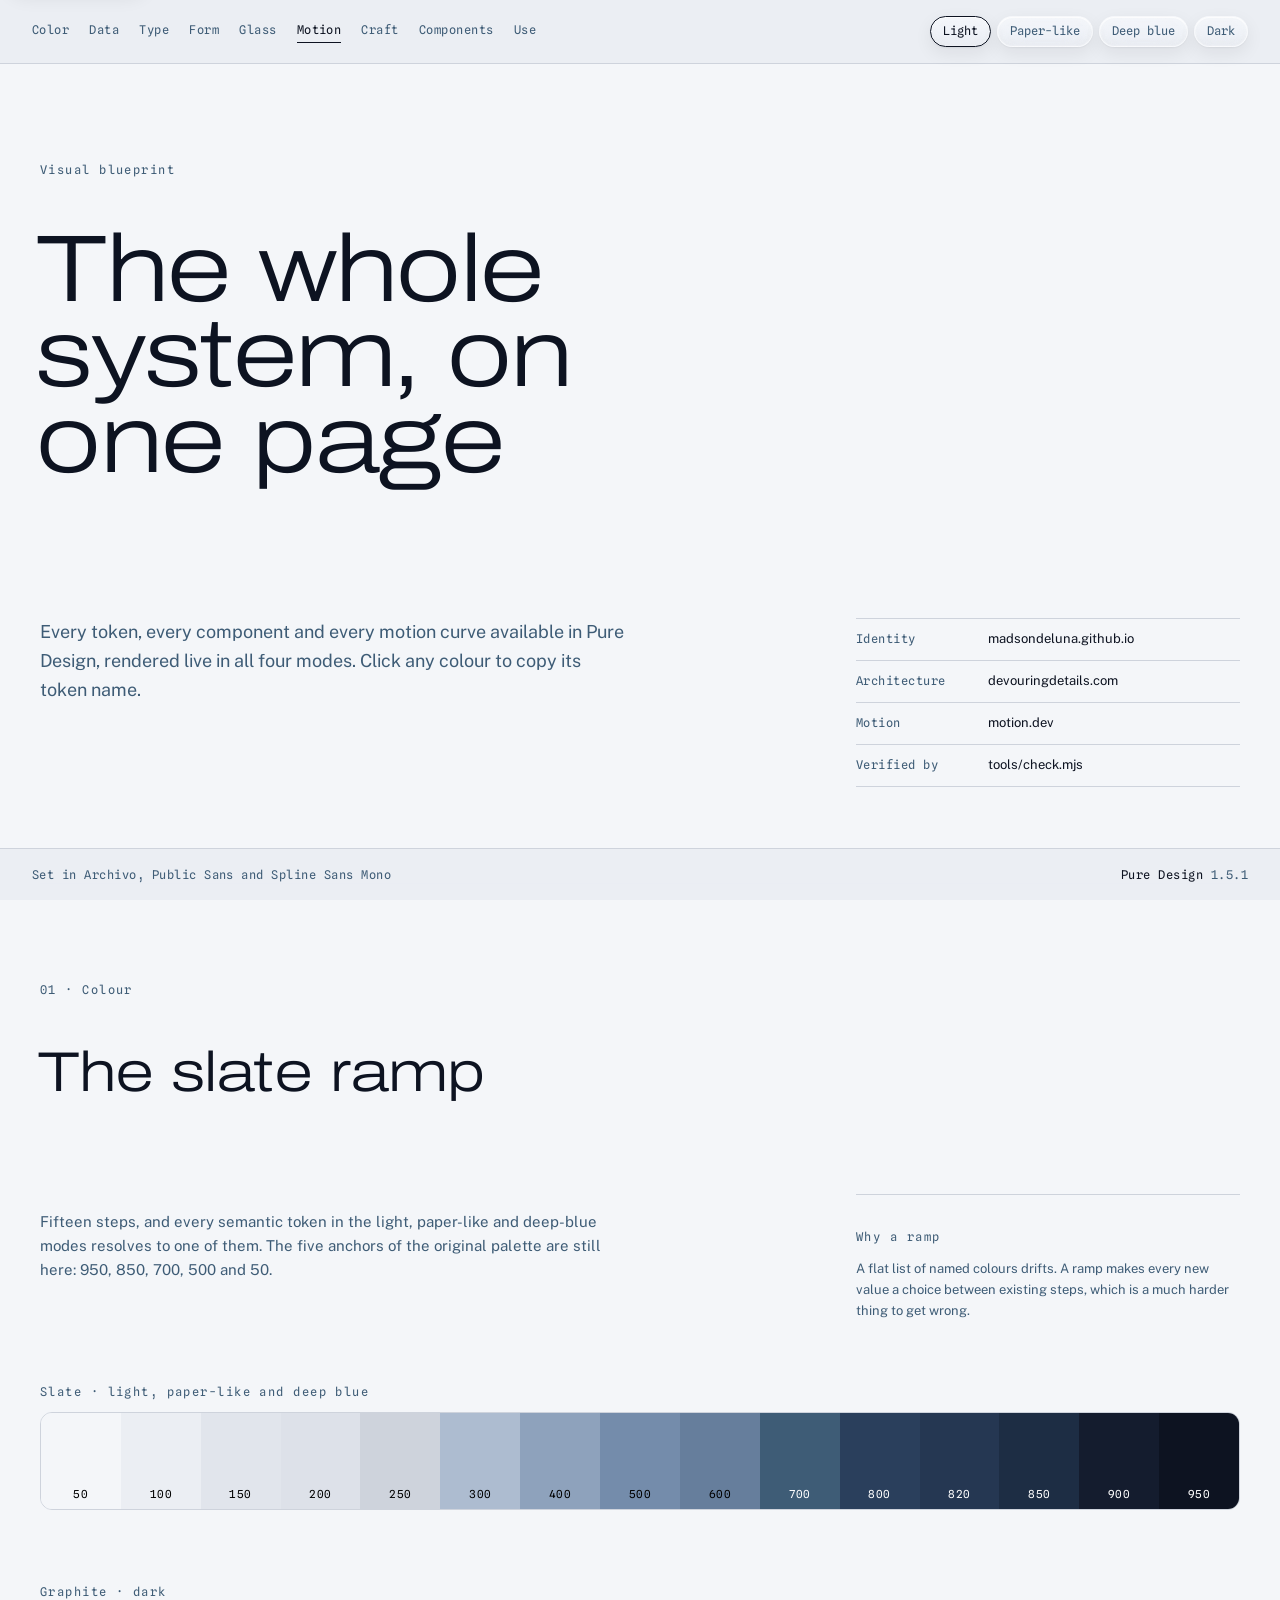
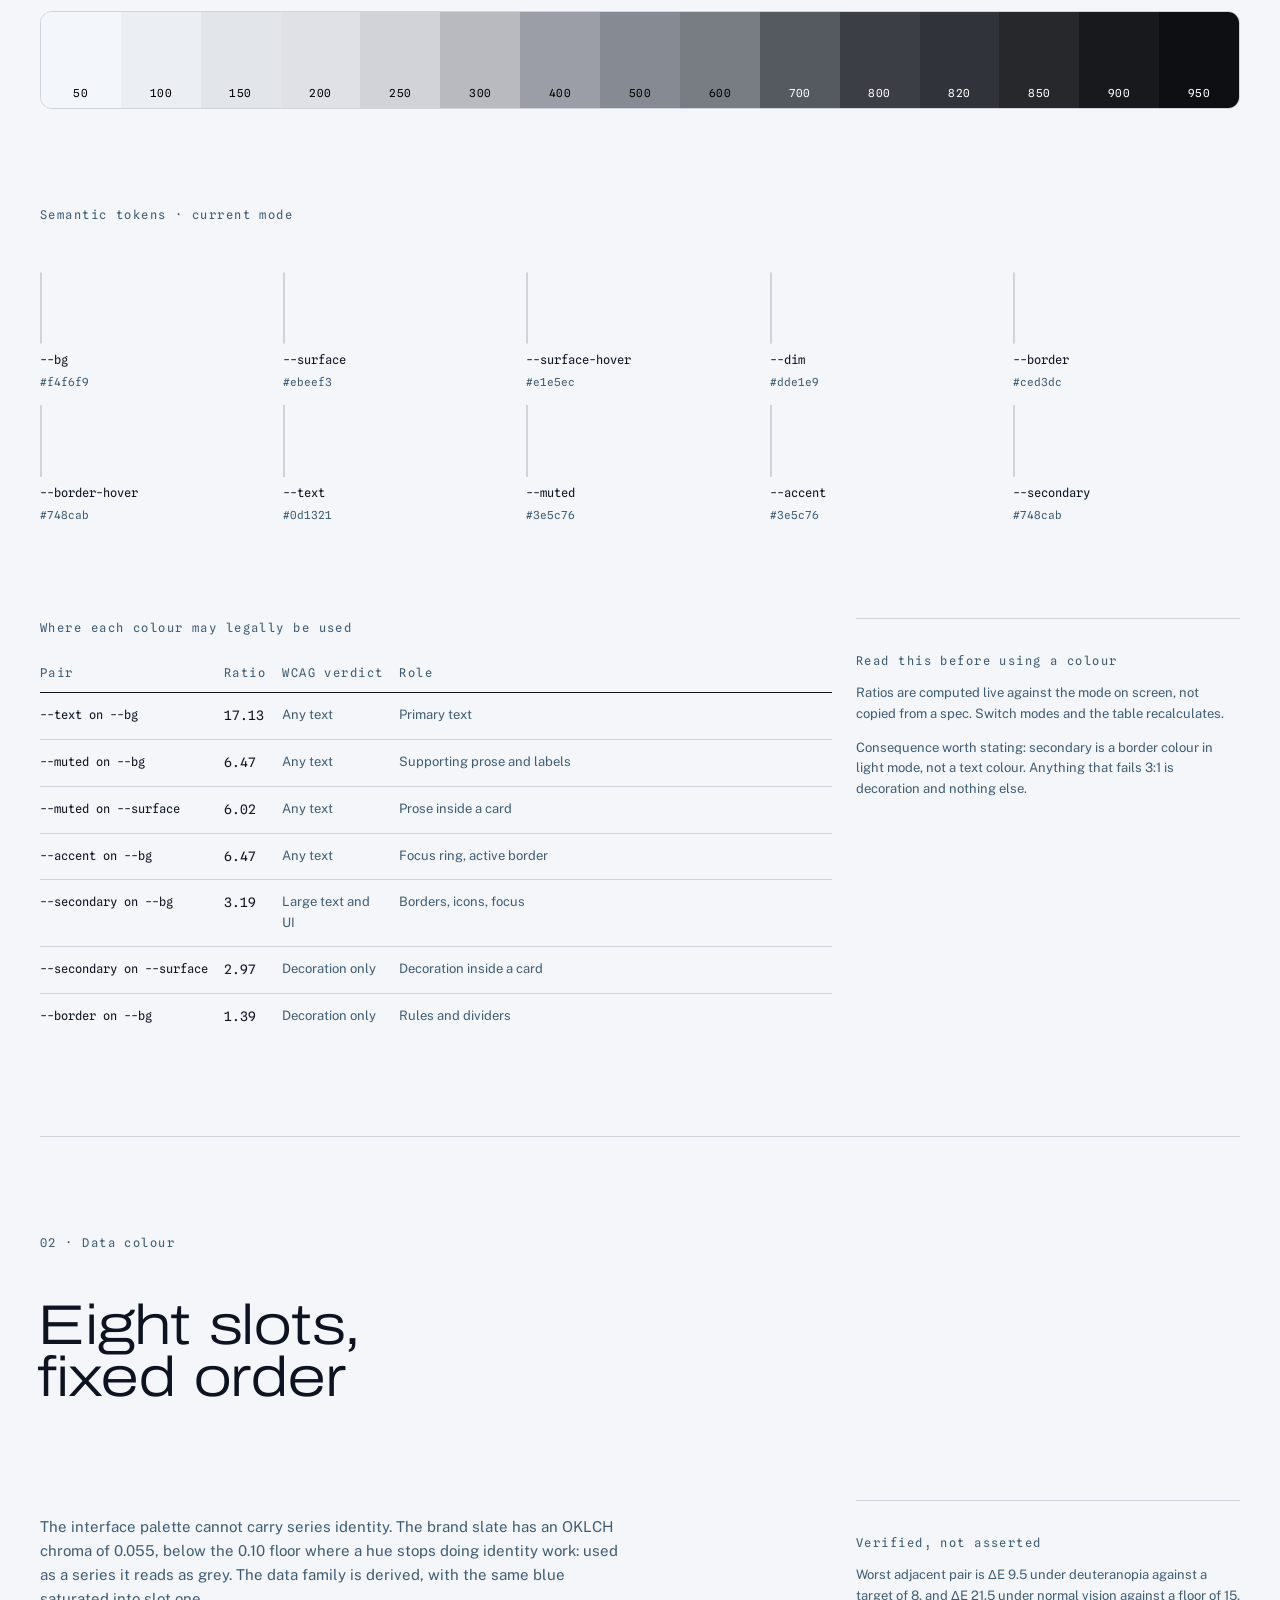
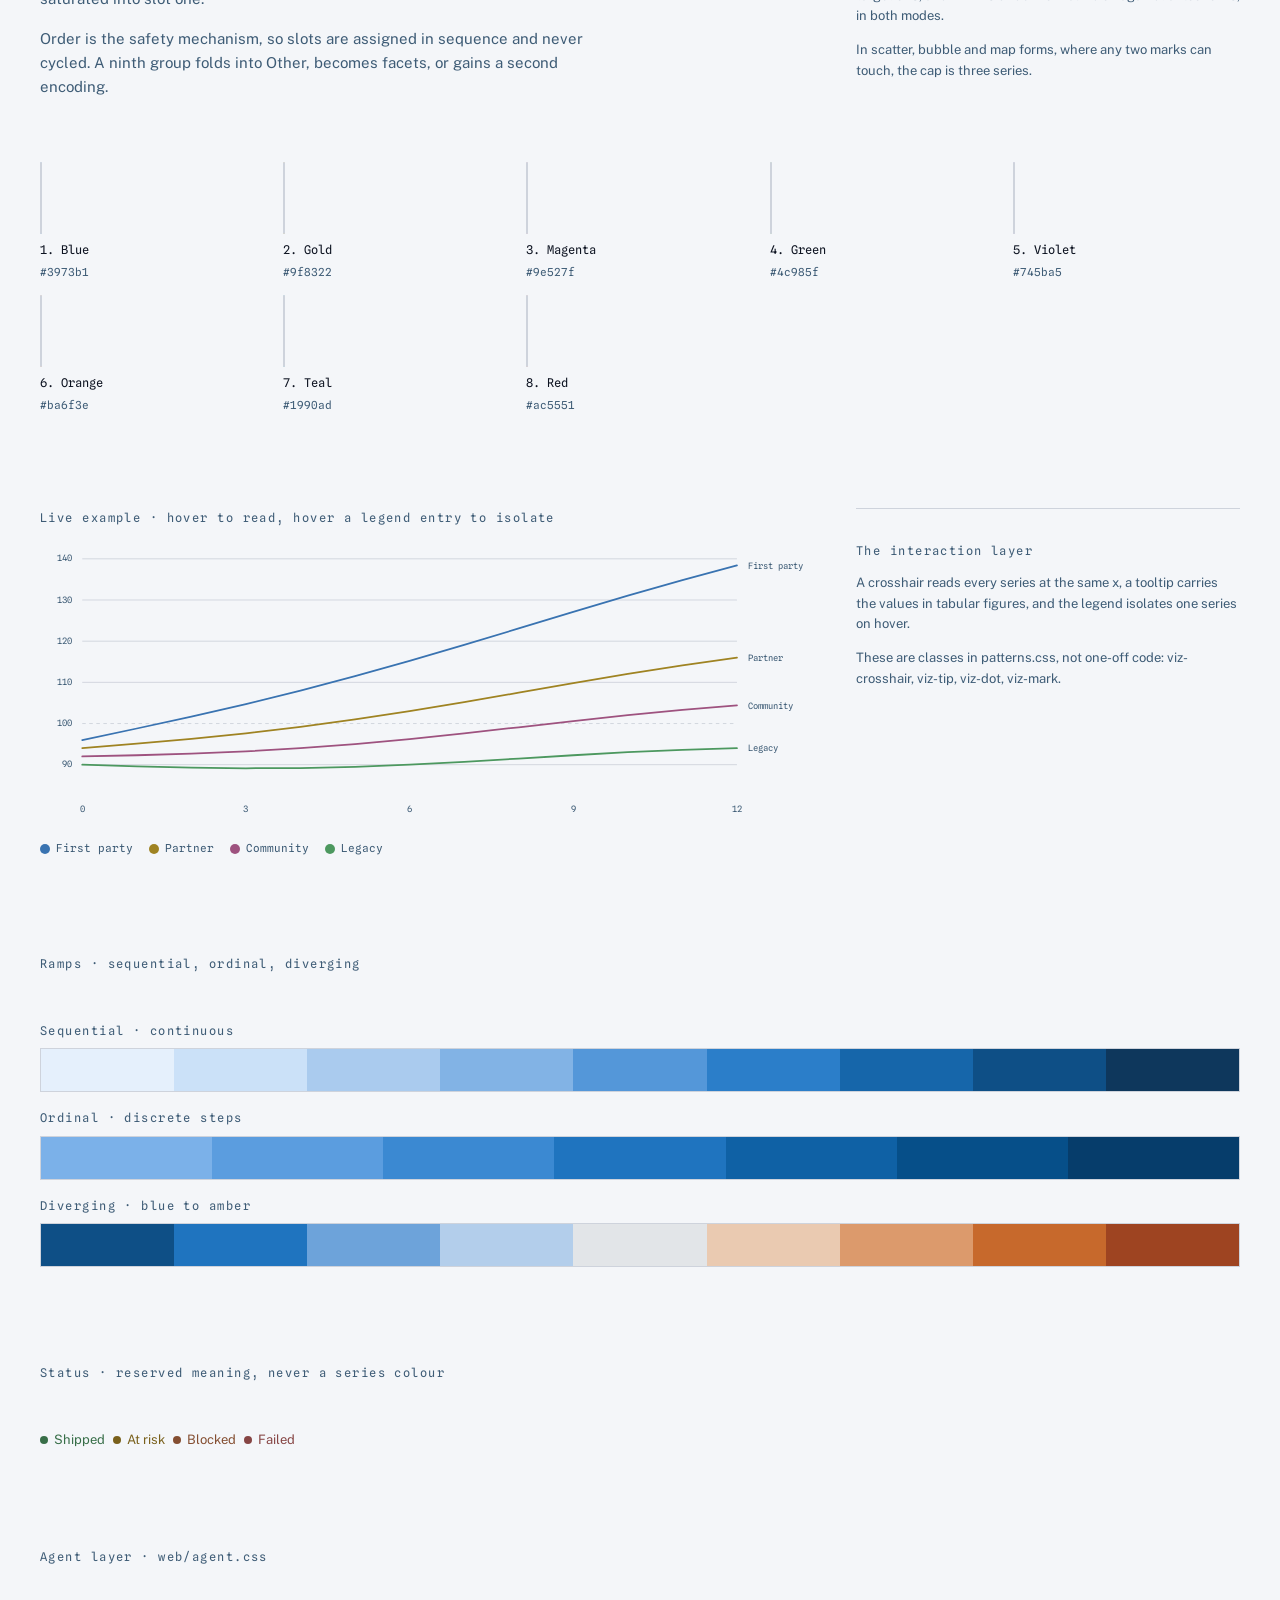
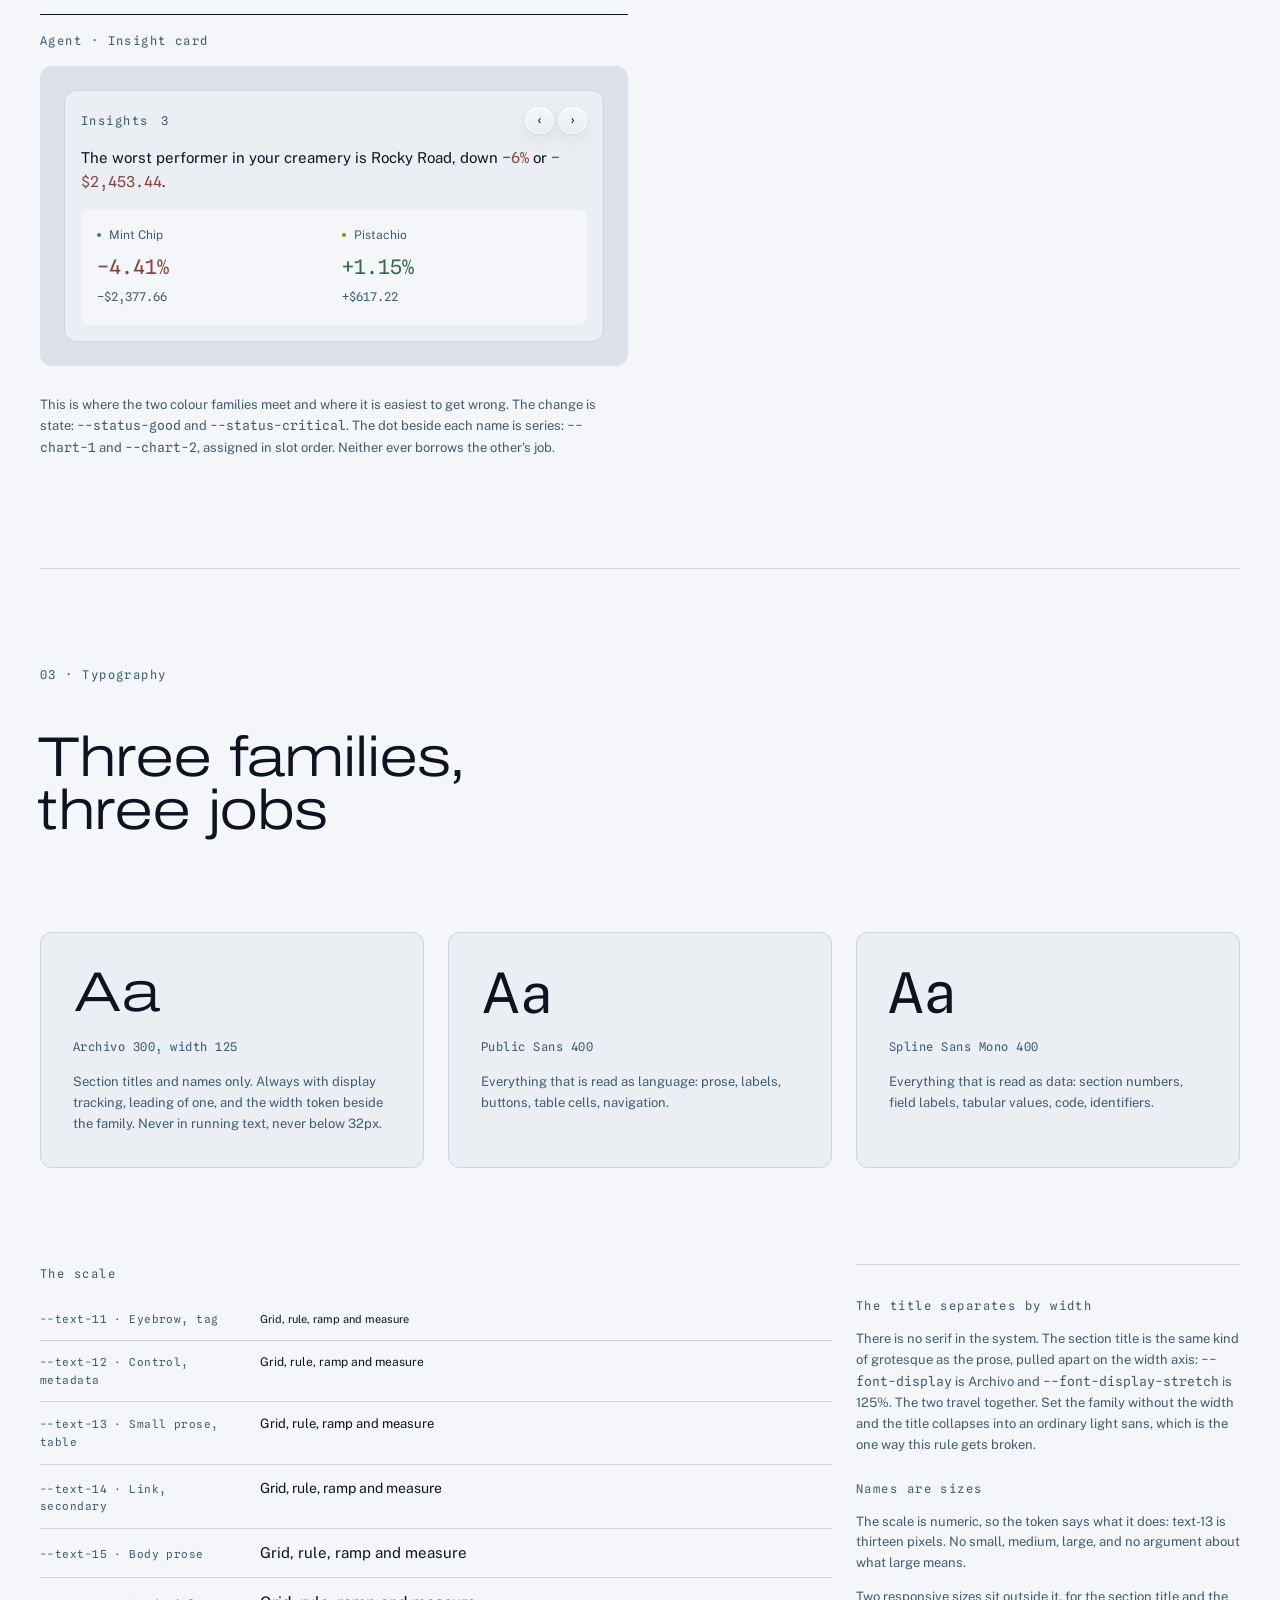
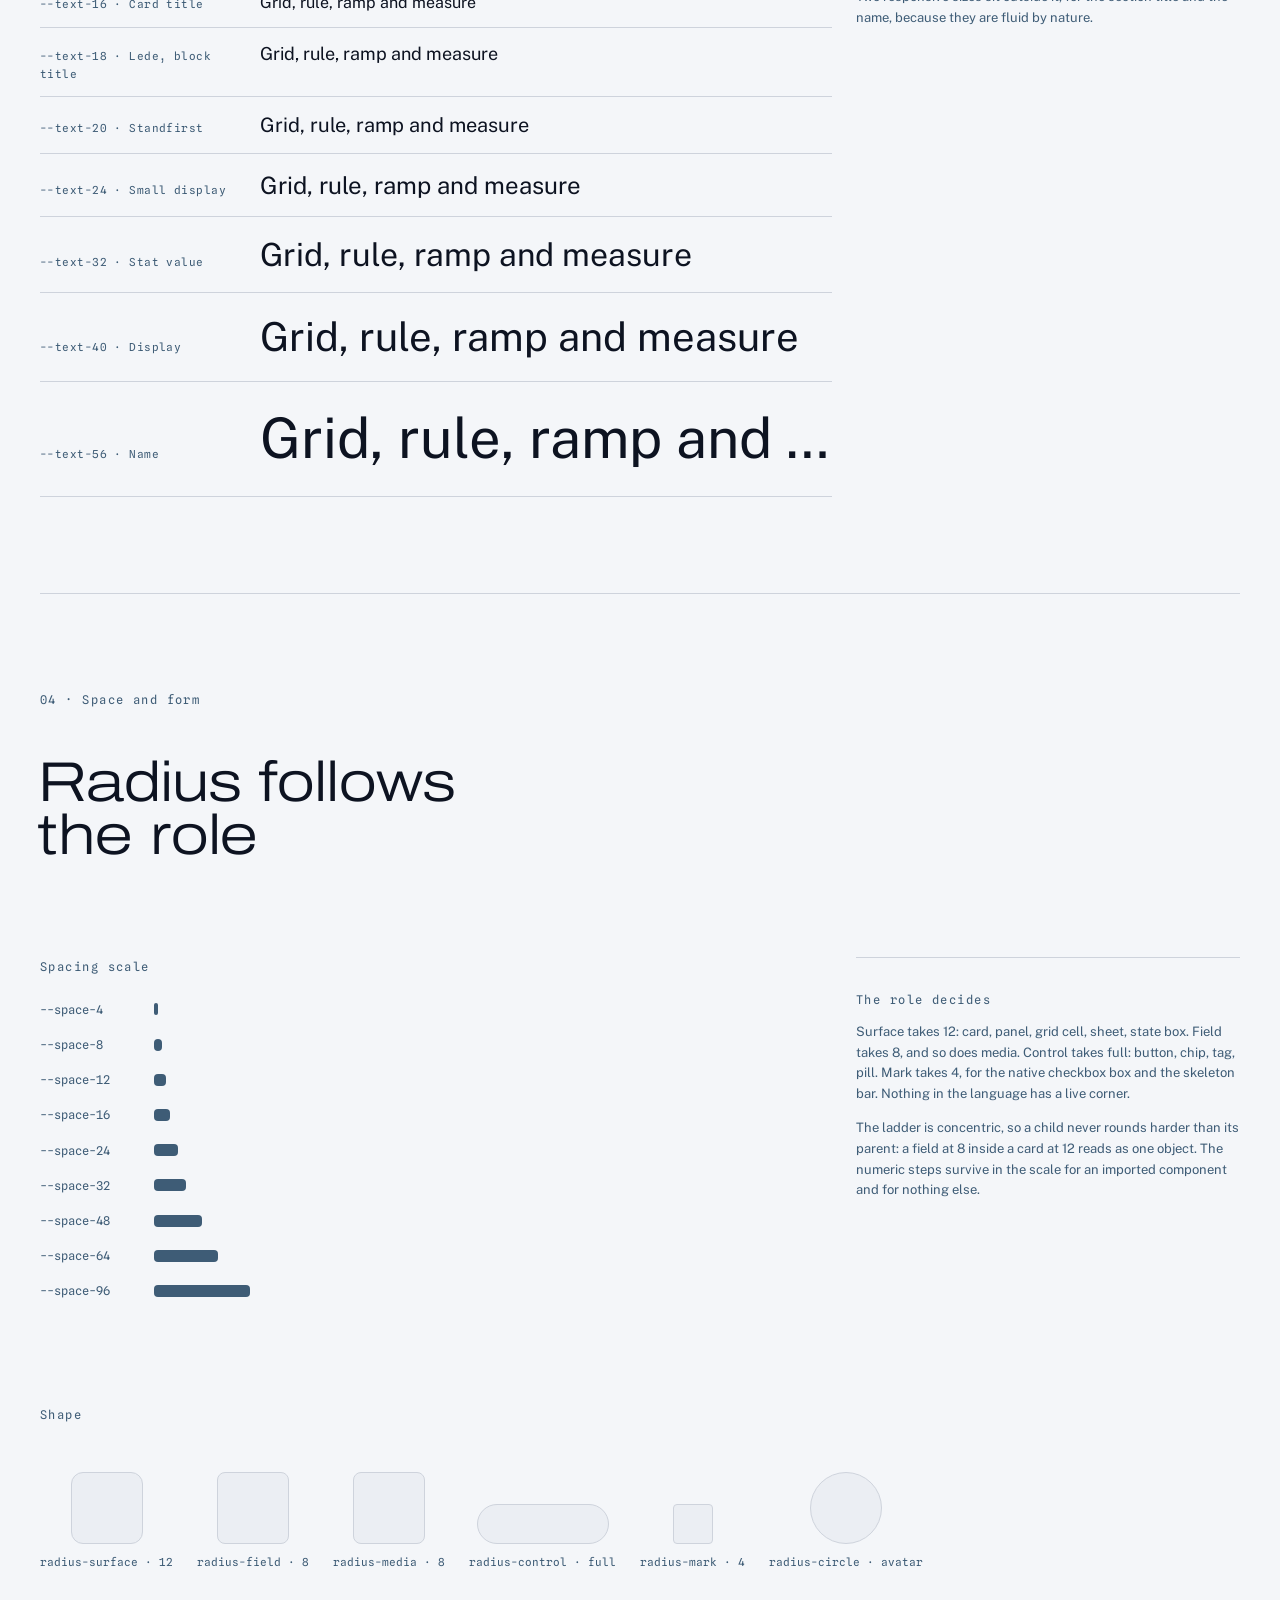
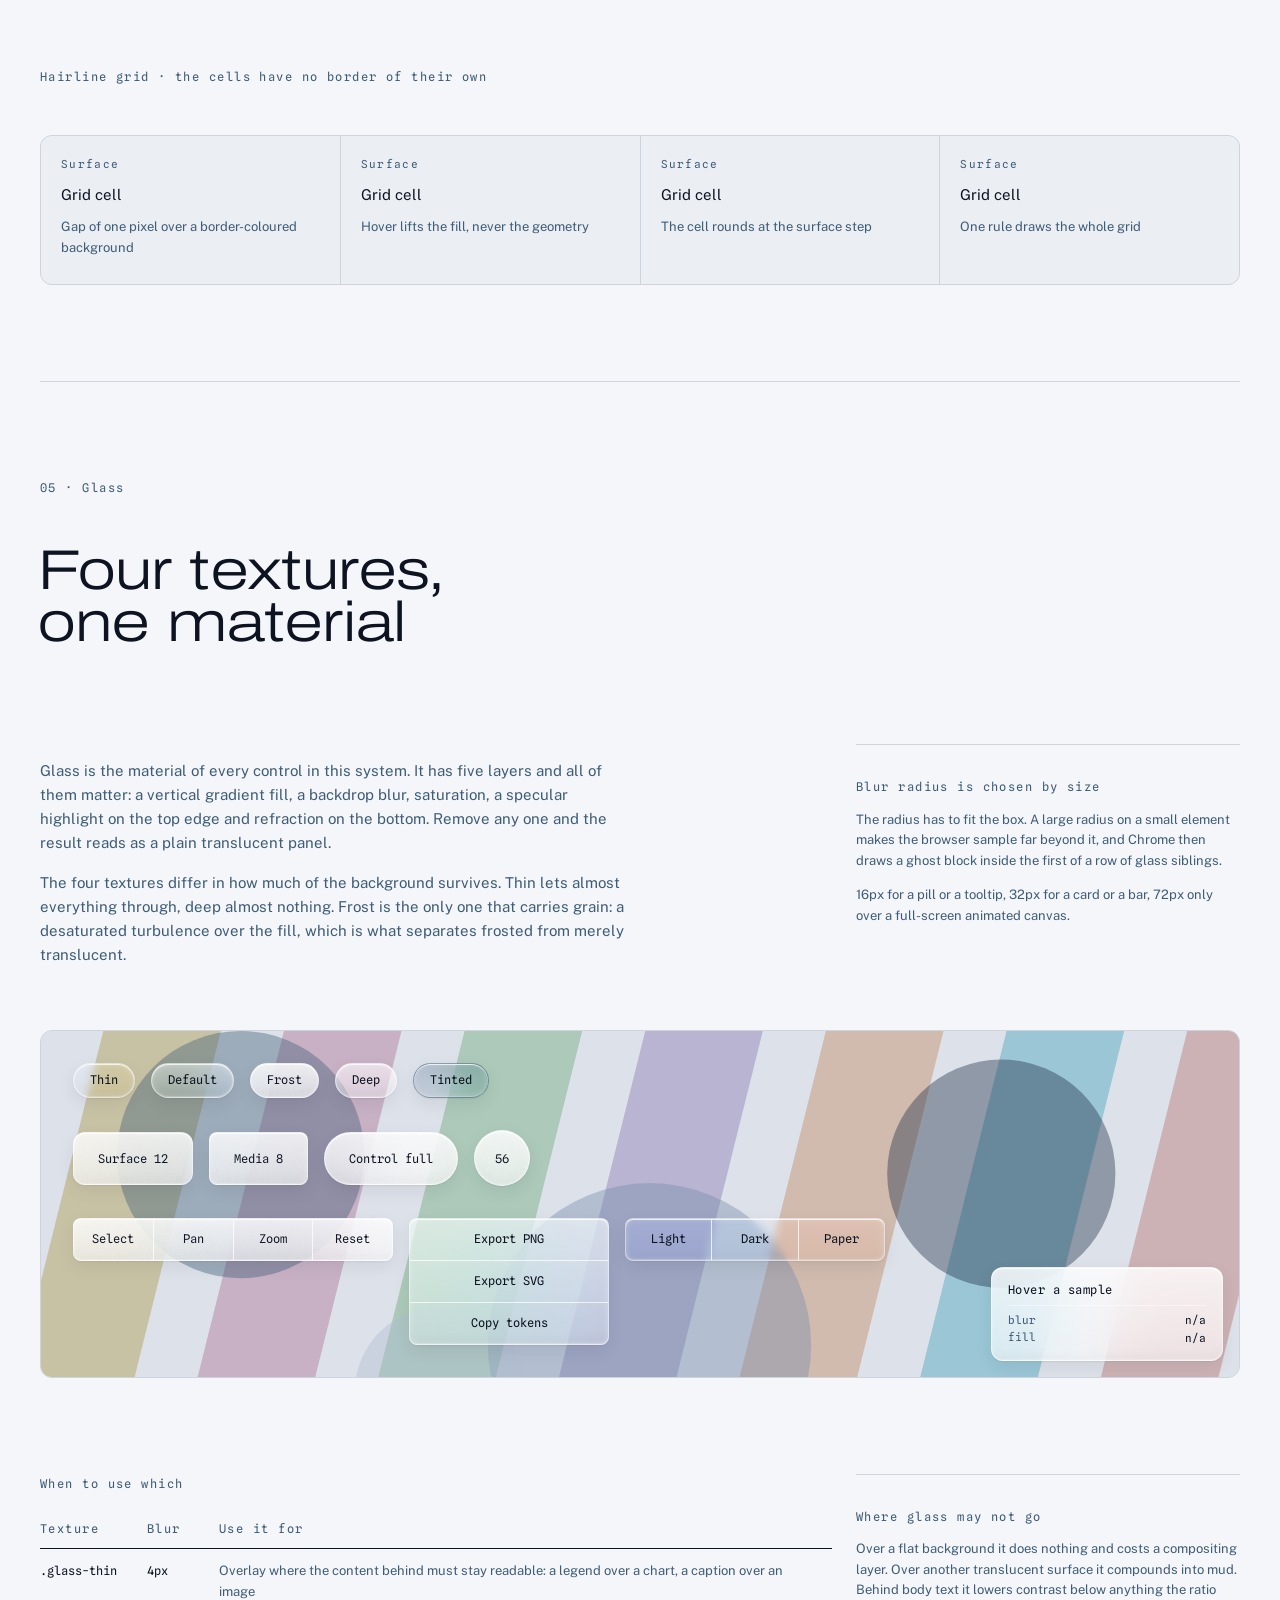
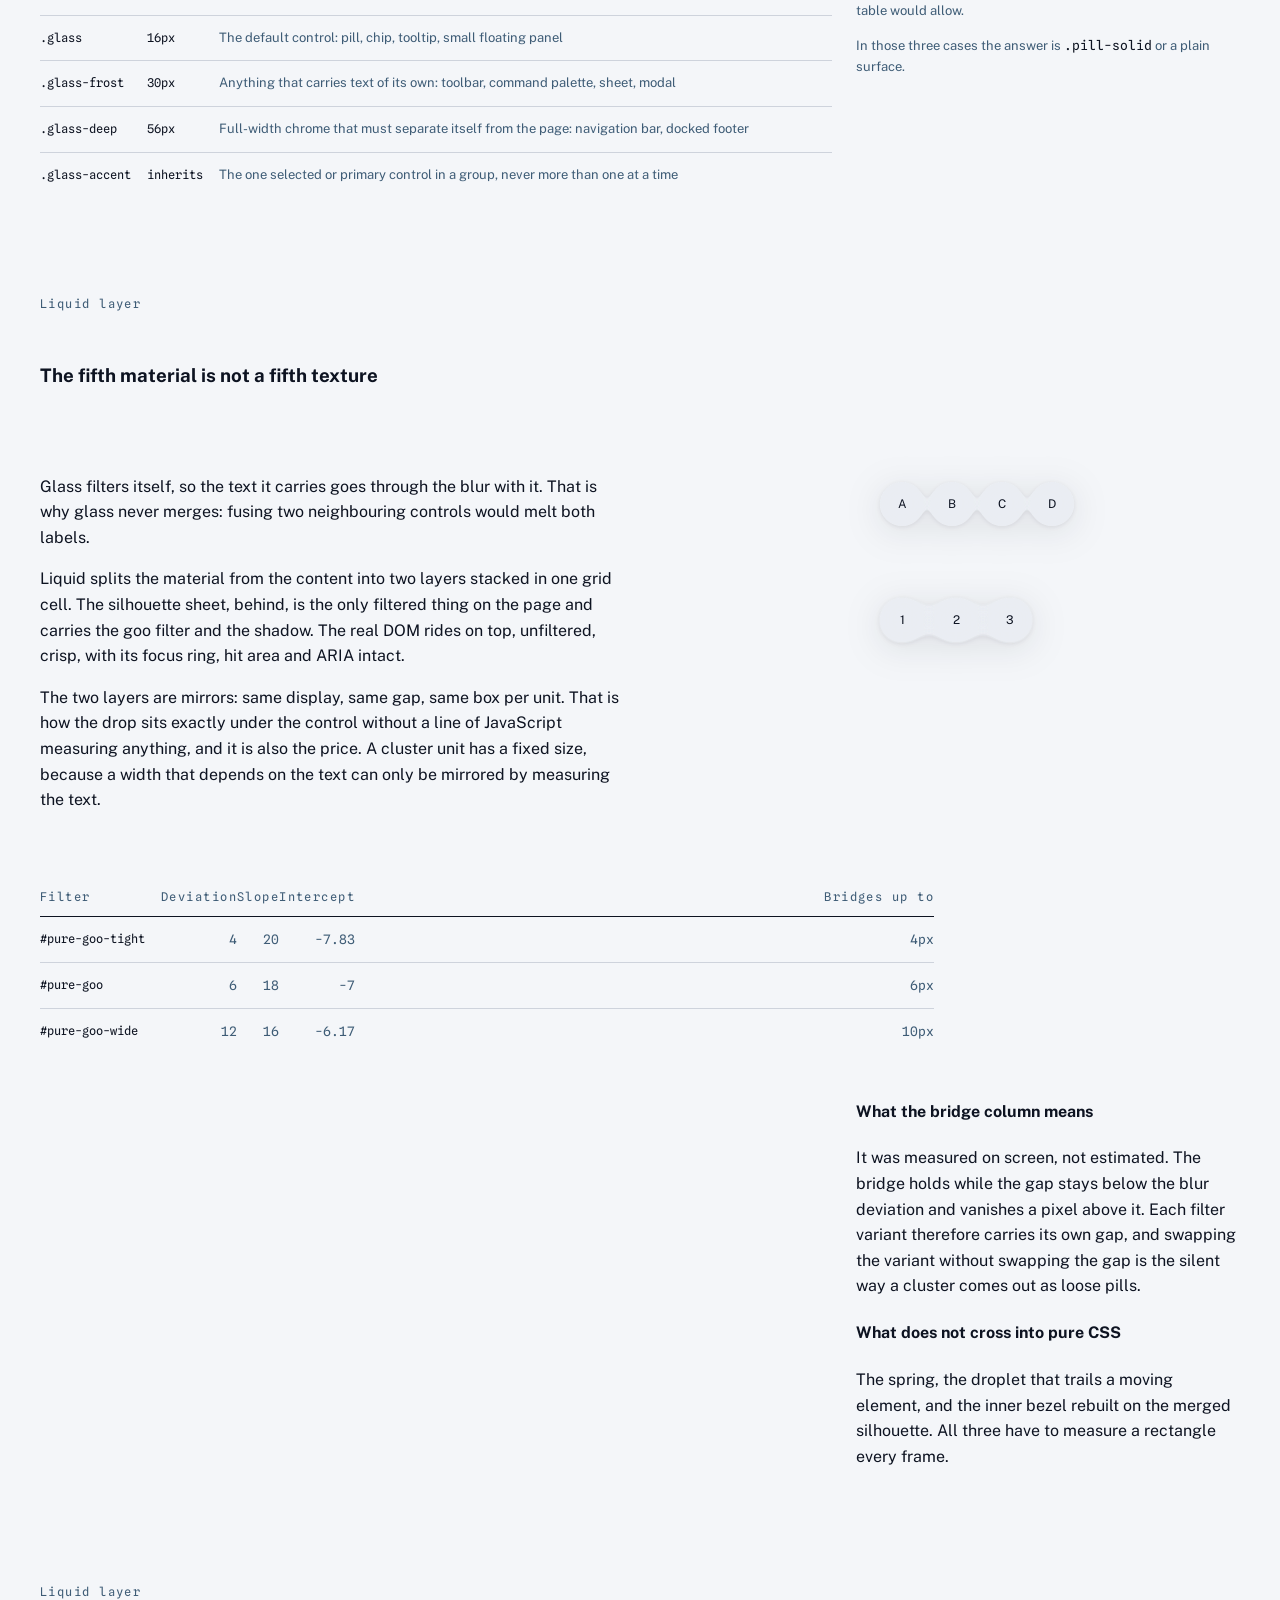
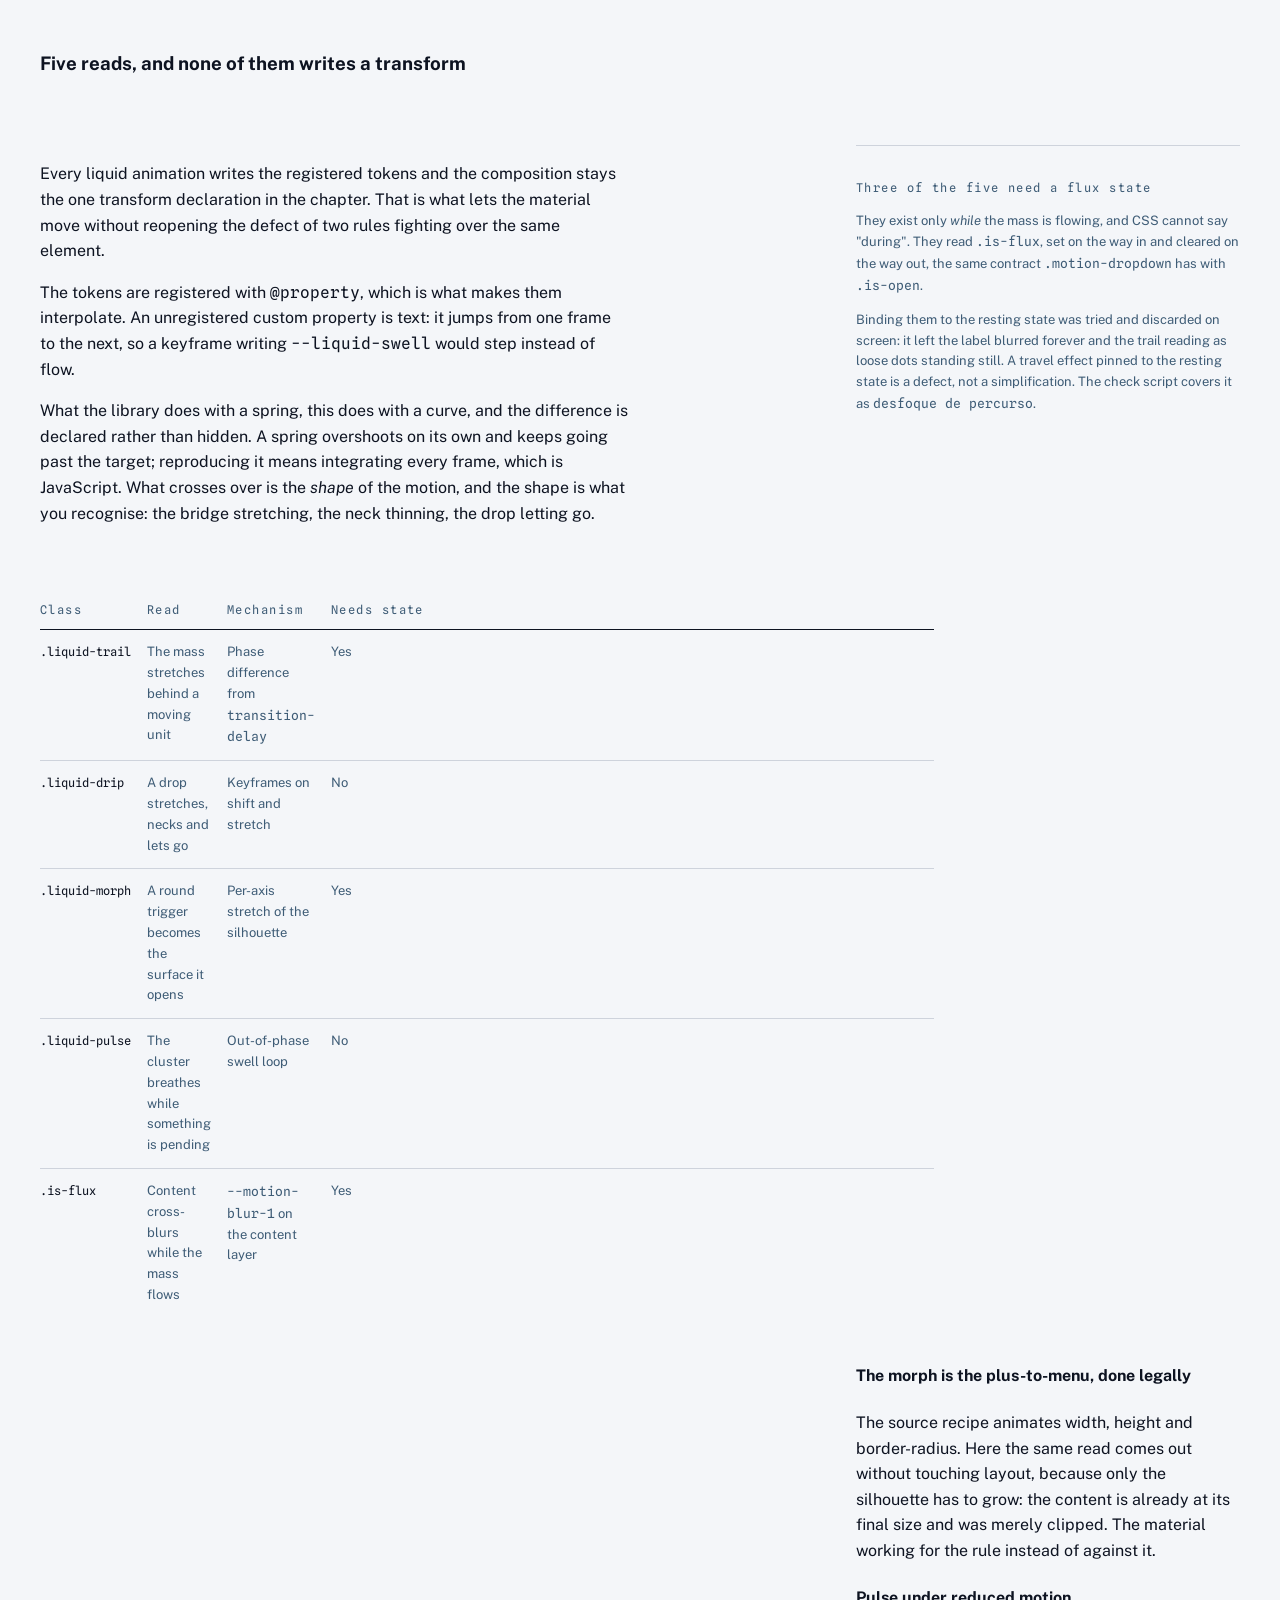
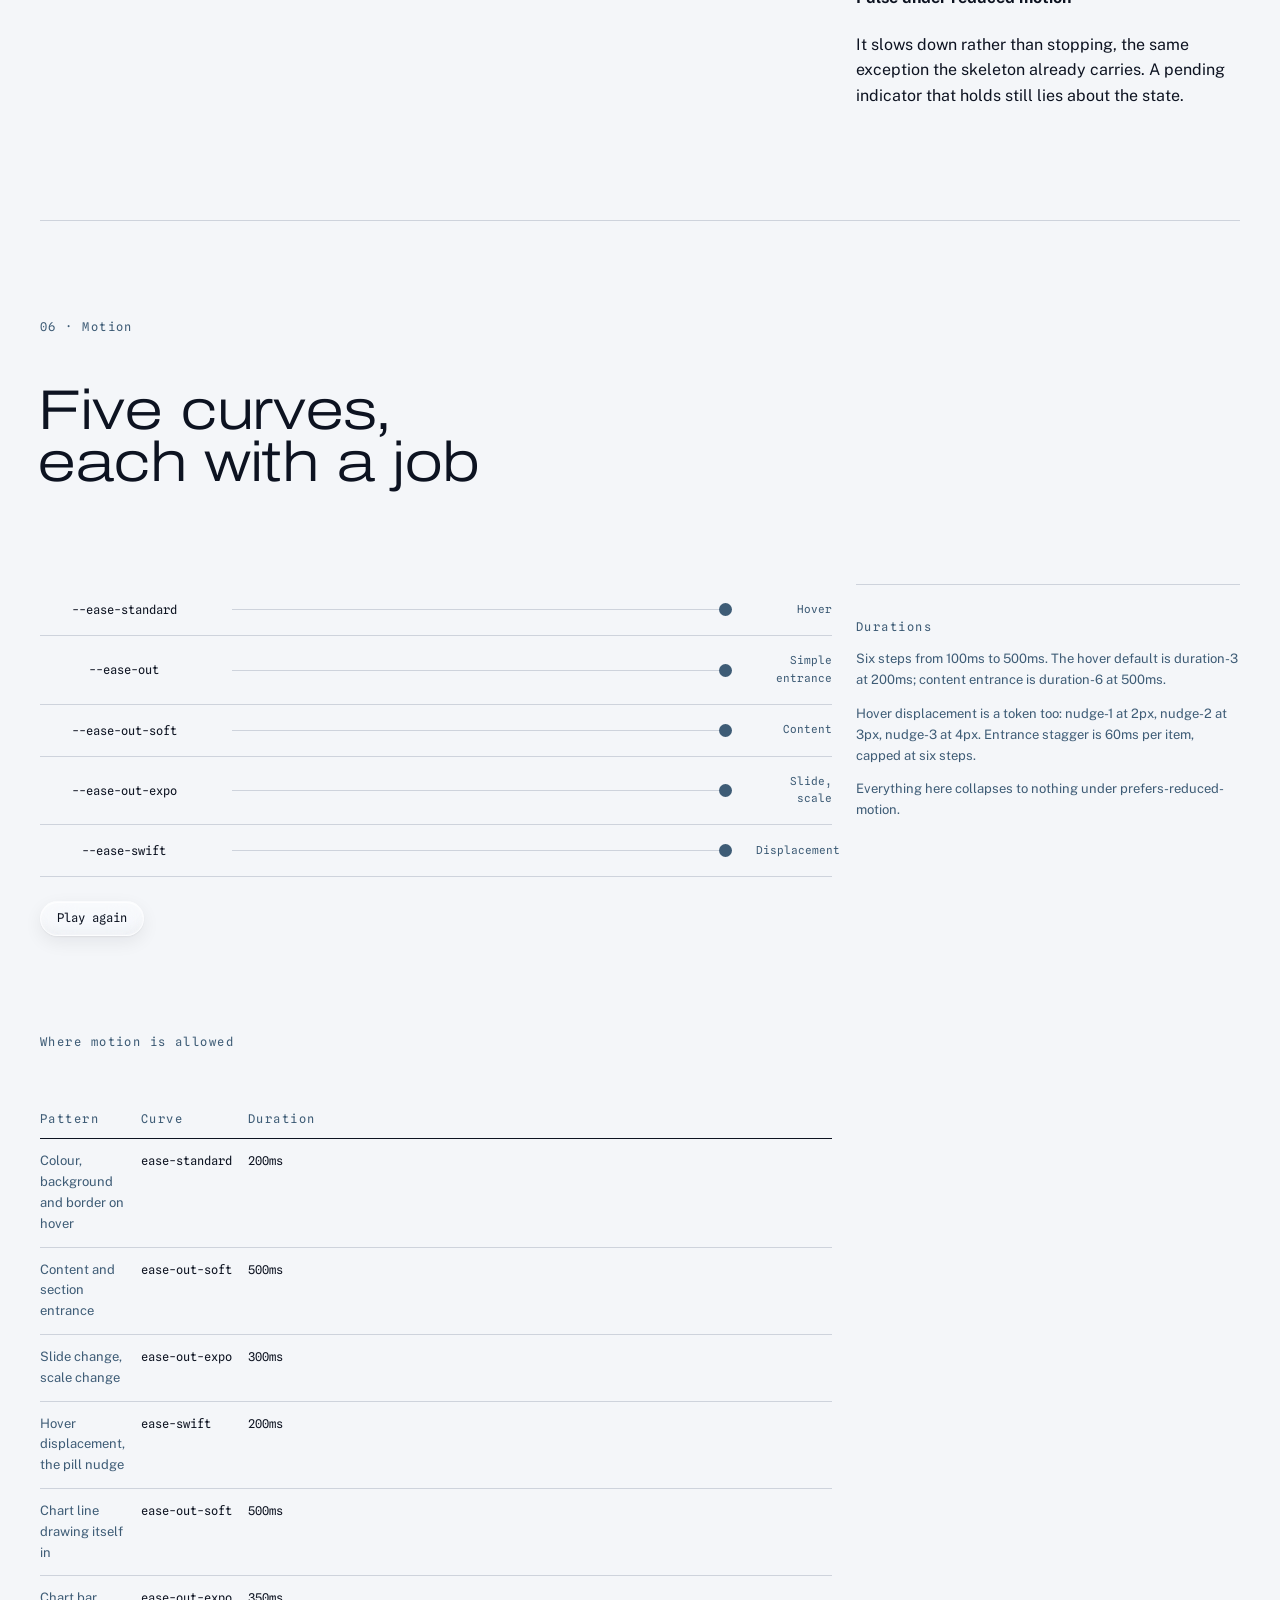
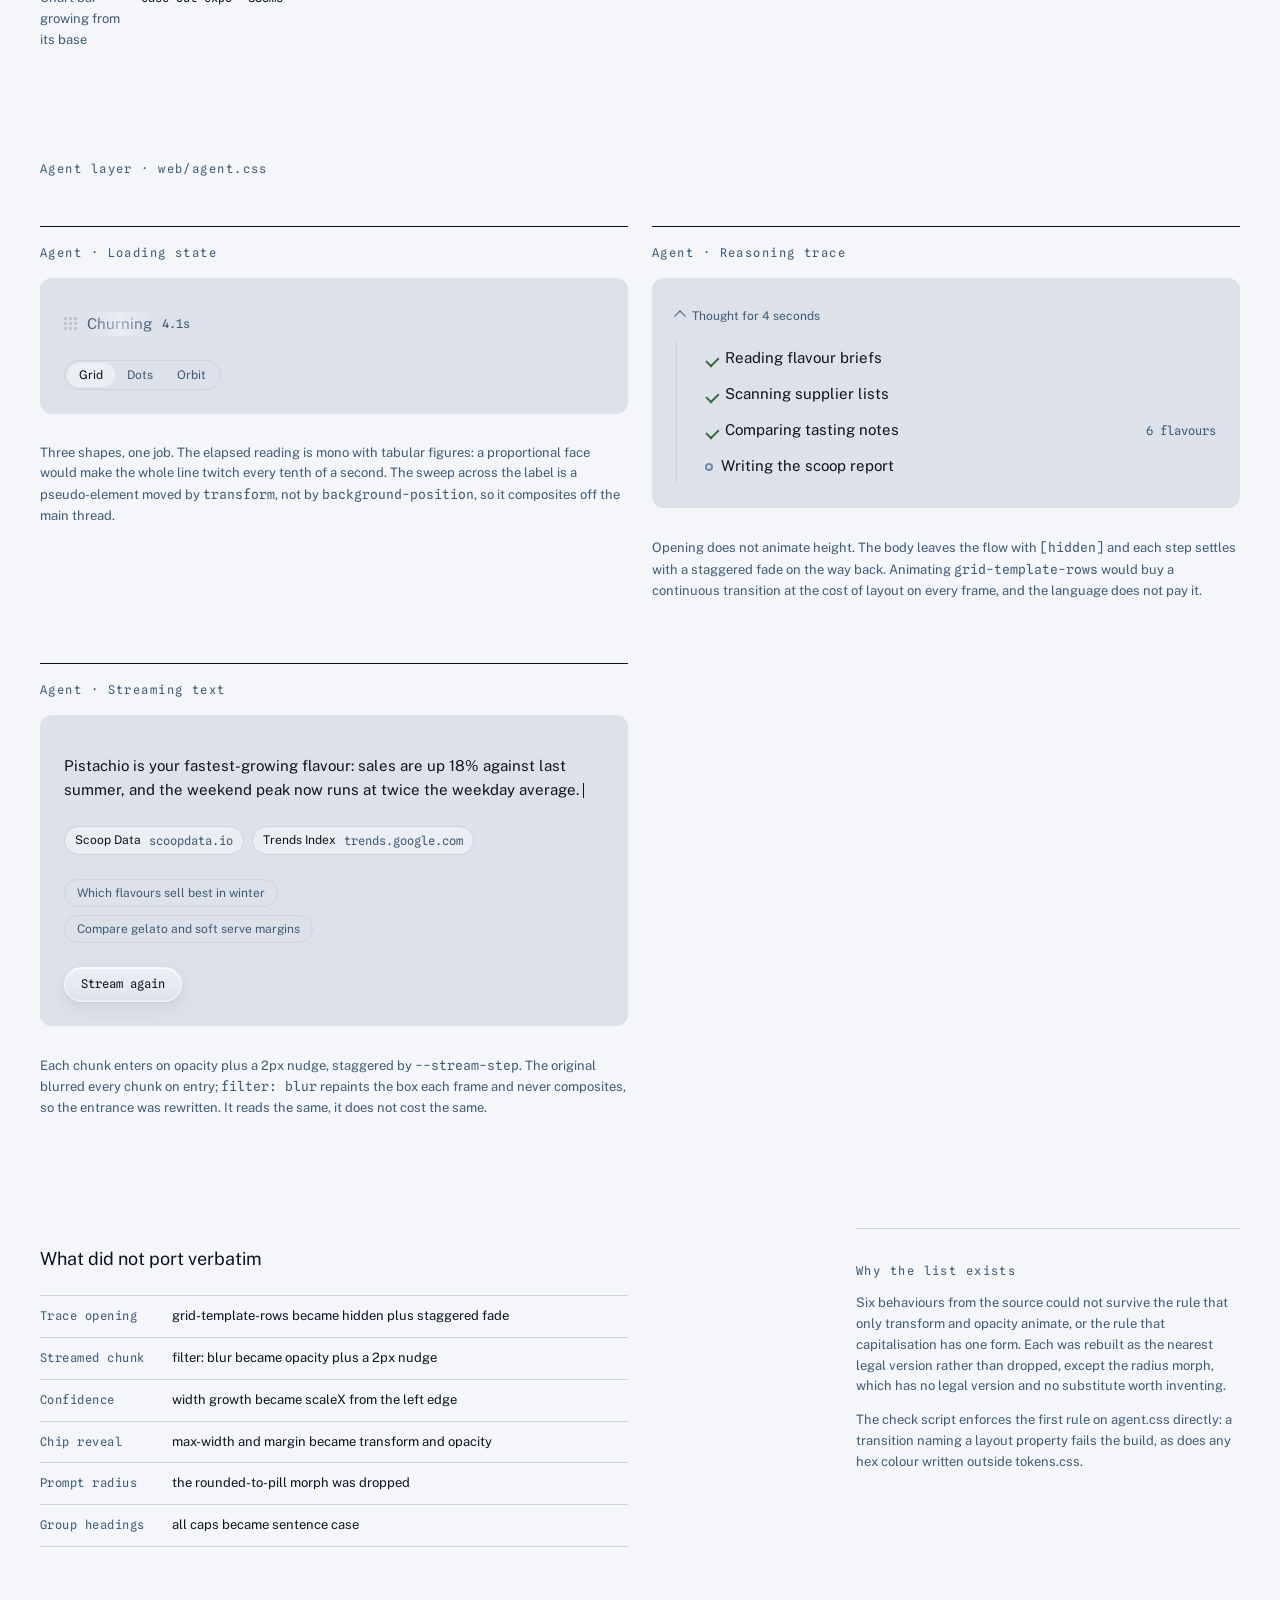
<file: preview/index.html>
<!doctype html>
<html lang="en">
<head>
<meta charset="utf-8">
<meta name="viewport" content="width=device-width, initial-scale=1">
<!-- a moldura do navegador acompanha o fundo do modo; o script reescreve na troca -->
<meta name="theme-color" content="#F4F6F9">
<title>Pure Design: visual blueprint</title>
<link rel="preconnect" href="https://fonts.googleapis.com">
<link rel="preconnect" href="https://fonts.gstatic.com" crossorigin>
<link href="https://fonts.googleapis.com/css2?family=Archivo:wdth,wght@125,300..400&family=Public+Sans:wght@300;400;500;600&family=Spline+Sans+Mono:wght@400;500&display=swap" rel="stylesheet">
<link rel="stylesheet" href="../web/tokens.css">
<link rel="stylesheet" href="../web/patterns.css">
<link rel="stylesheet" href="../web/motion.css">
<link rel="stylesheet" href="../web/agent.css">
<style>
/* =========================================================
   Regras de diagramação desta página. São quatro, e nada as quebra.

   1. DOIS EIXOS VERTICAIS. Todo texto começa na coluna 1 ou na
      coluna 9. Grades de espécime são exceção declarada: leem
      como tabela, não como texto corrido.

   2. TRÊS DEGRAUS DE ESPAÇO. 24 aproxima o que pertence ao mesmo
      bloco, 48 separa blocos dentro de uma seção, 96 separa seções.

   3. UMA CAPITALIZAÇÃO. Sentence case em tudo. Nenhum texto em
      caixa alta, nenhum título em minúscula deliberada. As únicas
      maiúsculas fora do início de frase são nomes próprios e siglas.

   4. UM TAMANHO POR CLASSE. Controle é --text-12, prosa é --text-15,
      metadado é --text-12 mono.

   Nenhum valor literal de cor, tipo, raio, sombra ou curva.
   ========================================================= */

.shell { max-width: var(--container-xl); margin: 0 auto; padding: 0 var(--space-32); }
.grid { display: grid; grid-template-columns: repeat(12, 1fr); gap: var(--space-24); }
/* min-width zero: sem ele o minimo automatico do item de grade e o
   conteudo, o ellipsis nunca engata, e no estreito a grade forca o
   viewport de layout alem do aparelho: a pagina inteira renderiza
   encolhida e deslocada. O template sempre teve esta regra; o guia
   nao a tinha, e era o defeito de diagramacao do estreito. */
.grid > * { min-width: 0; }

.axis-a { grid-column: 1 / 7; }
.axis-a-wide { grid-column: 1 / 10; }
.axis-a-chart { grid-column: 1 / 9; }
.axis-b { grid-column: 9 / 13; }
.bleed { grid-column: 1 / 13; }

.rule { grid-column: 1 / 13; height: var(--hairline); background: var(--border); }

.step-1 { margin-top: var(--space-24); }
.step-2 { margin-top: var(--space-48); }
.step-3 { margin-top: 96px; }

.band { padding: 96px 0; }
.optical { margin-left: -0.048em; }

/* ---------- navegação ---------- */

.progress { position: fixed; top: 0; left: 0; height: 2px; width: 0;
            background: var(--text); z-index: 60; }

.nav { position: fixed; top: 0; left: 0; right: 0; z-index: 50;
       background: var(--surface-glass);
       -webkit-backdrop-filter: blur(var(--blur-card)) saturate(var(--blur-saturate));
       backdrop-filter: blur(var(--blur-card)) saturate(var(--blur-saturate));
       border-bottom: var(--hairline) solid var(--border); }
.nav-in { max-width: var(--container-xl); margin: 0 auto;
          padding: var(--space-16) var(--space-32); display: flex; align-items: center; }
.nav .sig { font-family: var(--font-mono); font-size: var(--text-12);
            letter-spacing: var(--tracking-wide); color: var(--text); }
.nav .sig span { color: var(--muted); }
/* os links seguem a assinatura pela esquerda; quem vai para a borda
   direita e o seletor de modo */
.nav .links { display: flex; gap: var(--space-20); }
.nav .links a { position: relative; font-family: var(--font-mono); font-size: var(--text-12);
                letter-spacing: var(--tracking-wide); color: var(--muted);
                padding-bottom: var(--space-4);
                transition: color var(--duration-3) var(--ease-standard); }
.nav .links a::after { content: ""; position: absolute; left: 0; right: 0; bottom: 0;
                       height: var(--hairline); background: var(--text);
                       transform: scaleX(0); transform-origin: left;
                       transition: transform var(--duration-4) var(--ease-out-expo); }
.nav .links a:hover, .nav .links a[aria-current="true"] { color: var(--text); }
.nav .links a:hover::after, .nav .links a[aria-current="true"]::after { transform: scaleX(1); }
.nav .modes { display: flex; gap: var(--space-6); margin-left: auto; }

/* o seletor de modo usa o mesmo material das pílulas */
.mode-btn { font-family: var(--font-mono); font-size: var(--text-12); color: var(--muted);
            border-radius: var(--radius-full); padding: var(--space-6) var(--space-12);
            cursor: pointer; line-height: var(--leading-snug);
            background-image: var(--glass-fill); background-color: transparent;
            border: var(--hairline) solid var(--glass-edge);
            -webkit-backdrop-filter: blur(var(--glass-blur)) saturate(var(--glass-saturate));
            backdrop-filter: blur(var(--glass-blur)) saturate(var(--glass-saturate));
            box-shadow: var(--shadow-glass-rest); isolation: isolate;
            transition: background-image var(--duration-5) var(--ease-out-soft),
                        border-color var(--duration-5) var(--ease-out-soft),
                        box-shadow var(--duration-5) var(--ease-out-soft),
                        color var(--duration-4) var(--ease-out-soft); }
.mode-btn:hover { color: var(--text); background-image: var(--glass-fill-hover);
                  border-color: var(--glass-edge-hover); box-shadow: var(--shadow-glass-hover); }
.mode-btn[aria-pressed="true"] { color: var(--text); border-color: var(--text); }

.pill { font-size: var(--text-12); }

/* ---------- revelação ---------- */

.rv { opacity: 0; transform: translateY(16px);
      transition: opacity var(--duration-6) var(--ease-out-soft),
                  transform var(--duration-6) var(--ease-out-soft);
      transition-delay: var(--d, 0ms); }
.rv.seen { opacity: 1; transform: none; }

/* ---------- títulos ---------- */

.label { font-family: var(--font-mono); font-size: var(--text-12);
         letter-spacing: var(--tracking-eyebrow); color: var(--muted); display: block; }
.label b { color: var(--muted); font-weight: var(--weight-regular); }

h1.hero-title { font-family: var(--font-display); font-stretch: var(--font-display-stretch);
                font-weight: var(--weight-light);
                font-size: clamp(3rem, 7.4vw, 6.25rem); line-height: 0.9;
                letter-spacing: -0.03em; color: var(--text); }
h2.section-title { font-family: var(--font-display); font-stretch: var(--font-display-stretch);
                   font-weight: var(--weight-light);
                   font-size: clamp(2.25rem, 4.4vw, 3.5rem); line-height: 0.94;
                   letter-spacing: var(--tracking-display); color: var(--text); }
h3.block-title { font-size: var(--text-18); color: var(--text);
                 font-weight: var(--weight-regular); line-height: var(--leading-snug); }

.lede { font-size: var(--text-18); line-height: var(--leading-normal); color: var(--muted); }
.body p { font-size: var(--text-15); line-height: var(--leading-normal); color: var(--muted); }
.body p + p { margin-top: var(--space-16); }
.note { font-size: var(--text-13); line-height: var(--leading-normal); color: var(--muted); }

.aside-note { padding-top: var(--space-16); border-top: var(--hairline) solid var(--border); }
.aside-note h4 { font-family: var(--font-mono); font-size: var(--text-12);
                 letter-spacing: var(--tracking-eyebrow); color: var(--muted);
                 font-weight: var(--weight-regular); margin-bottom: var(--space-12); }
.aside-note p { font-size: var(--text-13); line-height: var(--leading-normal); color: var(--muted); }
.aside-note p + p { margin-top: var(--space-12); }

/* ---------- tabela de fatos ---------- */

.facts { display: flex; flex-direction: column; }
.facts > div { display: grid; grid-template-columns: 116px 1fr; gap: var(--space-16);
               padding: var(--space-10) 0; border-bottom: var(--hairline) solid var(--border);
               font-size: var(--text-13); }
.facts > div:first-child { border-top: var(--hairline) solid var(--border); }
.facts dt { font-family: var(--font-mono); font-size: var(--text-12);
            letter-spacing: var(--tracking-wide); color: var(--muted); }
.facts dd { color: var(--text); }

/* ---------- espécimes ---------- */

/* rampa: uma faixa contínua, rótulo dentro, clique copia o token */
.ramp { display: grid; grid-template-columns: repeat(15, 1fr);
        border: var(--hairline) solid var(--border);
        border-radius: var(--radius-surface); overflow: hidden; }
.ramp button { position: relative; height: 96px; border: 0; padding: 0; cursor: copy;
               display: block; width: 100%; }
.ramp button span { position: absolute; left: 0; right: 0; bottom: var(--space-8);
                    text-align: center; font-family: var(--font-mono); font-size: var(--text-11);
                    letter-spacing: var(--tracking-wide);
                    transition: opacity var(--duration-2) var(--ease-standard); }
.ramp button::after { content: ""; position: absolute; inset: 0;
                      box-shadow: inset 0 0 0 0 var(--text);
                      transition: box-shadow var(--duration-3) var(--ease-standard); }
.ramp button:hover::after { box-shadow: inset 0 0 0 2px var(--text); }

/* tokens semânticos: bloco de cor com nome e valor abaixo */
.swatches { display: grid; grid-template-columns: repeat(5, 1fr); gap: var(--space-16); }
.swatch { display: flex; flex-direction: column; gap: var(--space-8); cursor: copy;
          border: 0; background: transparent; padding: 0; text-align: left; }
.swatch .chip { height: 72px; border: var(--hairline) solid var(--border);
                border-radius: var(--radius-field);
                transition: transform var(--duration-3) var(--ease-swift); }
.swatch:hover .chip { transform: translateY(-2px); }
.swatch .n { font-family: var(--font-mono); font-size: var(--text-12); color: var(--text); display: inline-grid; place-items: center; text-align: center; }
.swatch .h { font-family: var(--font-mono); font-size: var(--text-11); color: var(--muted); }

/* tabela */
.table { width: 100%; border-collapse: collapse; font-size: var(--text-13);
         table-layout: auto; }
.table th:not(:last-child), .table td:not(:last-child) { width: 1%; }
.table th:last-child, .table td:last-child { width: auto; }
.table th { text-align: left; white-space: nowrap; font-family: var(--font-mono); font-size: var(--text-12);
            letter-spacing: var(--tracking-eyebrow); color: var(--muted);
            font-weight: var(--weight-regular);
            padding: var(--space-10) var(--space-16) var(--space-10) 0;
            border-bottom: var(--hairline) solid var(--text); }
.table td { padding: var(--space-12) var(--space-16) var(--space-12) 0;
            border-bottom: var(--hairline) solid var(--border); color: var(--muted);
            vertical-align: top; }
/* a célula mono continua sendo célula: inline-grid a tira do fluxo da
   tabela, e em coluna estreita ela passa por cima da vizinha */
.table td.mono { font-family: var(--font-mono); font-size: var(--text-12);
                 color: var(--text); text-align: left; white-space: nowrap; }
.table td b { color: var(--text); font-weight: var(--weight-regular);
              font-family: var(--font-mono); font-variant-numeric: tabular-nums; }
.table tr { transition: background var(--duration-2) var(--ease-standard); }
.table tbody tr:hover { background: var(--surface); }

/* tipografia */
.type-row { display: grid; grid-template-columns: 196px 1fr; gap: var(--space-24);
            align-items: baseline; padding: var(--space-12) 0;
            border-bottom: var(--hairline) solid var(--border); }
.type-row .meta { font-family: var(--font-mono); font-size: var(--text-11);
                  letter-spacing: var(--tracking-wide); color: var(--muted); }
.type-row .sample { color: var(--text); overflow: hidden; text-overflow: ellipsis;
                    white-space: nowrap; }

.specimen { padding: var(--space-32); border: var(--hairline) solid var(--border);
            border-radius: var(--radius-surface);
            background: var(--surface); display: flex; flex-direction: column;
            gap: var(--space-16); }
.specimen .glyphs { font-size: var(--text-56); line-height: 1; color: var(--text); }
.specimen .role { font-family: var(--font-mono); font-size: var(--text-12);
                  letter-spacing: var(--tracking-wide); color: var(--muted); }
.specimen .rule-line { font-size: var(--text-13); color: var(--muted);
                       line-height: var(--leading-normal); }

/* espaço e forma */
.space-row { display: grid; grid-template-columns: 90px 1fr; gap: var(--space-24);
             align-items: center; padding: var(--space-8) 0; }
.space-row .k { font-family: var(--font-mono); font-size: var(--text-12); color: var(--muted); }
.space-row .bar { height: 12px; background: var(--accent); }

.shape-row { display: flex; gap: var(--space-24); align-items: flex-end; flex-wrap: wrap; }
.shape { display: flex; flex-direction: column; gap: var(--space-10); align-items: center; }
.shape .box { width: 72px; height: 72px; background: var(--surface);
              border: var(--hairline) solid var(--border);
              border-radius: var(--radius-surface); }
.space-row .bar { border-radius: var(--radius-4); }
.shape .k { font-family: var(--font-mono); font-size: var(--text-11); color: var(--muted); }

/* movimento */
.motion-row { display: grid; grid-template-columns: 168px 1fr 76px; gap: var(--space-24);
              align-items: center; padding: var(--space-16) 0;
              border-bottom: var(--hairline) solid var(--border); }
.motion-row .k { font-family: var(--font-mono); font-size: var(--text-12); color: var(--text); display: inline-grid; place-items: center; text-align: center; }
.motion-row .use { font-family: var(--font-mono); font-size: var(--text-11);
                   color: var(--muted); text-align: right; }
.lane { position: relative; height: var(--hairline); background: var(--border);
        container-type: inline-size; }
.lane .dot { position: absolute; top: -6px; left: 0; width: 13px; height: 13px;
             border-radius: var(--radius-circle); background: var(--accent); }
/* o ponto anda em transform, nunca em left: so transform e opacity
   sao compostos fora da thread principal */
.lane.run .dot { transform: translateX(calc(100cqw - 13px)); }

/* palco da camada de agente: o componente tem superficie propria,
   entao o palco fica um degrau abaixo dela para a caixa aparecer */
.agent-stage { padding: var(--space-24); background: var(--dim);
               border-radius: var(--radius-surface); }
.agent-stage .step-1 { margin-top: var(--space-24); }

/* componentes */
/* min-width zero: sem ele o minimo automatico do item de grade deixa o
   conteudo esticar a trilha e a coluna vizinha encolhe */
.demo-block { display: flex; flex-direction: column; gap: var(--space-16); min-width: 0;
              padding-top: var(--space-16); border-top: var(--hairline) solid var(--text); }
.demo-block .k { font-family: var(--font-mono); font-size: var(--text-12);
                 letter-spacing: var(--tracking-eyebrow); color: var(--muted); }
.demo-row { display: flex; gap: var(--space-8); flex-wrap: wrap; align-items: center; }

/* a célula da grade não arredonda sozinha: o raio é da grade, e o
   overflow dela recorta as quatro pontas. Arredondar a célula abriria
   entalhes na cor da borda em cada canto interno. */
.card-demo { background: var(--surface); padding: var(--space-20);
             display: flex; flex-direction: column; gap: var(--space-10); min-height: 148px; }
.card-demo .t { font-size: var(--text-15); color: var(--text); }
.card-demo .d { font-size: var(--text-13); color: var(--muted); }

/* ---------- ofício ----------
   Três níveis, e a palavra é o sinal: a cor sozinha nunca carrega o
   significado. Must quebra o build, should é o padrão e sair dele
   precisa de motivo escrito, never não tem exceção. */

.lvl { font-family: var(--font-mono); font-size: var(--text-11);
       letter-spacing: var(--tracking-wide); white-space: nowrap; }
.lvl-must   { color: var(--text); }
.lvl-should { color: var(--muted); }
.lvl-never  { color: var(--status-critical); }

/* a tabela base dá a coluna larga para a última célula, porque lá a
   prosa fica no fim. Aqui a prosa é a primeira coluna: nível e vínculo
   são curtos e não devem quebrar. */
/* conteúdo largo rola dentro da própria caixa: o corpo da página nunca
   ganha barra horizontal por causa de uma tabela */
.table-scroll { overflow-x: auto; overscroll-behavior-x: contain; }
.table-scroll .table { min-width: 34rem; }

.table-rules th:first-child, .table-rules td:first-child { width: auto; }
.table-rules th:not(:first-child), .table-rules td:not(:first-child) { width: 1%; white-space: nowrap; }
.table-rules td:first-child { color: var(--text); padding-right: var(--space-32); }
/* prosa em 13, nível e vínculo em 12 mono: alinhados pelo topo cada um
   cairia numa linha de base própria. Baseline amarra os três na mesma. */
.table-rules td { vertical-align: baseline; }
.table-rules .lvl { font-size: var(--text-12); }

/* controle menor que o piso de alvo: 16px de desenho, 24px de área */
.dot-btn { width: 16px; height: 16px; padding: 0; flex-shrink: 0;
           border: var(--hairline) solid var(--border-hover);
           border-radius: var(--radius-circle); background: var(--surface);
           cursor: pointer; display: inline-grid; place-items: center;
           transition: background var(--duration-3) var(--ease-standard),
                       border-color var(--duration-3) var(--ease-standard); }
.dot-btn:hover { background: var(--surface-hover); border-color: var(--text); }
.dot-mark { width: var(--space-6); height: var(--space-6);
            border-radius: var(--radius-circle); background: var(--muted); }

/* o grupo de dicas precisa gerar caixa: pointerleave não borbulha, e com
   display: contents o grupo nunca esfriaria */
.tip-group { display: inline-flex; align-items: center; gap: var(--space-8); }

.craft-box { border: var(--hairline) solid var(--border); background: var(--surface);
             border-radius: var(--radius-surface);
             padding: var(--space-24); display: flex; flex-direction: column;
             gap: var(--space-16); min-width: 0; }
.craft-box .k { font-family: var(--font-mono); font-size: var(--text-12);
                letter-spacing: var(--tracking-eyebrow); color: var(--muted); }
.craft-box .note { color: var(--muted); }

/* o alvo é invisível por definição; o interruptor o revela */
.show-hit .hit::after { outline: var(--hairline) dashed var(--accent); }

/* resiliência a conteúdo: curto, médio e longo demais, lado a lado */
.res-grid { display: grid; grid-template-columns: repeat(3, 1fr);
            gap: var(--hairline); background: var(--border);
            border-radius: var(--radius-surface); overflow: hidden; }
.res-grid > div { background: var(--bg); padding: var(--space-16);
                  display: flex; gap: var(--space-12); min-width: 0; }
.res-grid .who { font-family: var(--font-mono); font-size: var(--text-11);
                 color: var(--muted); flex-shrink: 0; }
.res-grid .what { font-size: var(--text-13); color: var(--text); min-width: 0; }

/* estados: vazio, carregando e erro são três desenhos, não um */
.state-grid { display: grid; grid-template-columns: repeat(3, 1fr); gap: var(--space-24); }
.state-grid > div { display: flex; flex-direction: column; gap: var(--space-12); }
.state-grid .k { font-family: var(--font-mono); font-size: var(--text-12);
                 letter-spacing: var(--tracking-eyebrow); color: var(--muted); }
.state-card { border: var(--hairline) solid var(--border); background: var(--surface);
              border-radius: var(--radius-surface);
              padding: var(--space-16); min-height: 132px;
              display: flex; flex-direction: column; gap: var(--space-10); }

/* o esqueleto copia a caixa final: mesma altura de linha, mesma largura */
.skeleton { border-radius: var(--radius-4); }
.sk-title { width: 55%; height: var(--text-15); }
.sk-line  { width: 100%; height: var(--text-12); }
.sk-short { width: 72%; height: var(--text-12); }

.craft-form { display: flex; flex-direction: column; gap: var(--space-16); }
.craft-form .row2 { display: grid; grid-template-columns: 1fr 1fr; gap: var(--space-16); }

/* a dica espera na primeira, e entra na hora nas vizinhas do grupo */
.tip [role="tooltip"] { position: absolute; bottom: calc(100% + var(--space-8)); left: 50%;
                        transform: translateX(-50%); white-space: nowrap;
                        padding: var(--space-6) var(--space-10);
                        font-family: var(--font-mono); font-size: var(--text-11);
                        color: var(--text); border-radius: var(--radius-full);
                        background-image: var(--glass-fill);
                        border: var(--hairline) solid var(--glass-edge);
                        -webkit-backdrop-filter: blur(var(--glass-blur)) saturate(var(--glass-saturate));
                        backdrop-filter: blur(var(--glass-blur)) saturate(var(--glass-saturate));
                        box-shadow: var(--shadow-glass-rest); }

/* toast de cópia */
.toast { position: fixed; left: 50%; bottom: var(--space-80); transform: translate(-50%, 16px);
         padding: var(--space-8) var(--space-16); background: var(--text); color: var(--bg);
         font-family: var(--font-mono); font-size: var(--text-12);
         border-radius: var(--radius-full); opacity: 0; pointer-events: none; z-index: 70;
         transition: opacity var(--duration-3) var(--ease-standard),
                     transform var(--duration-4) var(--ease-out-expo); }
.toast.on { opacity: 1; transform: translate(-50%, 0); }

/* rodapé: mesma barra da navegação, ancorada embaixo */
.foot { position: fixed; bottom: 0; left: 0; right: 0; z-index: 50;
        background: var(--surface-glass);
        -webkit-backdrop-filter: blur(var(--blur-card)) saturate(var(--blur-saturate));
        backdrop-filter: blur(var(--blur-card)) saturate(var(--blur-saturate));
        border-top: var(--hairline) solid var(--border); }
.foot-in { max-width: var(--container-xl); margin: 0 auto;
           padding: var(--space-16) var(--space-32); display: flex;
           align-items: center; gap: var(--space-16);
           font-family: var(--font-mono); font-size: var(--text-12);
           letter-spacing: var(--tracking-wide); color: var(--muted); }
.foot .sig { margin-left: auto; color: var(--text); }
.foot .sig span { color: var(--muted); }

/* a barra de baixo é fixa: o conteúdo precisa de fôlego para não passar
   por baixo dela, e o toast sobe acima do rodapé */
body { padding-bottom: var(--space-96); }

/* mesmo ponto do template e de patterns.css: --breakpoint-stack */
@media (max-width: 768px) {
  /* a nav fixa: a assinatura sai (a identidade mora no rodape), o
     seletor de modo vira o conteudo da barra e pode quebrar linha */
  .nav .sig { display: none; }
  .nav-in { padding-inline: var(--space-16); flex-wrap: wrap; }
  .nav .modes { flex-wrap: wrap; margin-left: auto; }

  /* o rodape e uma linha de flex com texto longo: quebra, nao estica */
  .foot-in { flex-wrap: wrap; }

  /* rodape fixo sai do estreito: com o texto quebrado em duas linhas
     ele passa a cobrir a prosa, porque o folego do body foi medido
     para uma linha. Numa tela de celular uma barra fixa embaixo ja
     custa a altura mais cara da tela; aqui ela desce para o fim do
     fluxo, onde nao cobre nada. */
  .foot { position: static; }

  /* TODO filho da grade vai para o eixo unico. As classes de eixo ja
     colapsam acima; o que resta sao os 25 posicionamentos inline dos
     especimes (grid-column: 1 / 7 e afins), e important e o unico
     mecanismo que vence um estilo inline sem javascript. E a excecao
     declarada que confirma a regra de nao usar important: um especime
     de diagramacao larga nao tem forma legal de existir em 375px. */
  .grid > * { grid-column: 1 / -1 !important; }

  /* os paineis do palco de vidro carregam min-width inline de especime
     (320, 260, 200): em 311px de trilha eles transbordavam o cartao */
  .stage-content .glass-panel { min-width: 0 !important; }

  /* o leitor do palco e absoluto sobre a arte no largo; no estreito ele
     cobria o proprio conteudo que anota. Vira fluxo. */
  .stage-readout { position: static; margin-top: var(--space-16); pointer-events: auto; }

  .shell { padding: 0 var(--space-24); }
  .grid { gap: var(--space-16); }
  .axis-a, .axis-a-wide, .axis-a-chart, .axis-b { grid-column: 1 / 13; }
  .band { padding: 72px 0; }
  .swatches { grid-template-columns: repeat(3, 1fr); }
  .nav .links { display: none; }
  .motion-row { grid-template-columns: 140px 1fr; }
  .motion-row .use { display: none; }
}
/* o guia obedece as proprias regras: o que se aperta chega a 44px no
   toque. .mode-btn e .dot-btn sao locais do guia, entao o piso mora
   aqui; o resto vem de patterns.css e de agent.css. */
@media (pointer: coarse) {
  .mode-btn { min-height: var(--hit-min-touch); padding-block: var(--space-10); }
  .dot-btn { min-width: var(--hit-min); min-height: var(--hit-min); }
}

@media (max-width: 640px) {
  .swatches { grid-template-columns: repeat(2, 1fr); }
  .ramp { grid-template-columns: repeat(5, 1fr); }
  .type-row { grid-template-columns: 1fr; gap: var(--space-6); }
  .res-grid, .state-grid, .craft-form .row2 { grid-template-columns: 1fr; }
}
</style>
</head>
<body>

<svg class="pure-defs" aria-hidden="true" focusable="false" width="0" height="0"><defs>

  <filter id="pure-goo-tight" x="-40%" y="-40%" width="180%" height="180%" color-interpolation-filters="sRGB">
    <feGaussianBlur in="SourceGraphic" stdDeviation="4" result="blur"/>
    <feColorMatrix in="blur" type="matrix"
      values="1 0 0 0 0  0 1 0 0 0  0 0 1 0 0  0 0 0 20 -7.83" result="goo"/>
    <feComposite in="SourceGraphic" in2="goo" operator="atop"/>
  </filter>

  <filter id="pure-goo" x="-40%" y="-40%" width="180%" height="180%" color-interpolation-filters="sRGB">
    <feGaussianBlur in="SourceGraphic" stdDeviation="6" result="blur"/>
    <feColorMatrix in="blur" type="matrix"
      values="1 0 0 0 0  0 1 0 0 0  0 0 1 0 0  0 0 0 18 -7" result="goo"/>
    <feComposite in="SourceGraphic" in2="goo" operator="atop"/>
  </filter>

  <filter id="pure-goo-wide" x="-40%" y="-40%" width="180%" height="180%" color-interpolation-filters="sRGB">
    <feGaussianBlur in="SourceGraphic" stdDeviation="12" result="blur"/>
    <feColorMatrix in="blur" type="matrix"
      values="1 0 0 0 0  0 1 0 0 0  0 0 1 0 0  0 0 0 16 -6.17" result="goo"/>
    <feComposite in="SourceGraphic" in2="goo" operator="atop"/>
  </filter>

</defs></svg>

<a class="skip-link pill" href="#main">Skip to content</a>
<div class="progress" id="progress"></div>
<div class="toast" id="toast">Copied</div>

<nav class="nav">
  <div class="nav-in">
    <div class="links">
      <a href="#color" data-spy="color">Color</a>
      <a href="#data" data-spy="data">Data</a>
      <a href="#type" data-spy="type">Type</a>
      <a href="#form" data-spy="form">Form</a>
      <a href="#glass" data-spy="glass">Glass</a>
      <a href="#motion" data-spy="motion">Motion</a>
      <a href="#craft" data-spy="craft">Craft</a>
      <a href="#components" data-spy="components">Components</a>
      <a href="#use" data-spy="use">Use</a>
    </div>
    <div class="modes">
      <button class="mode-btn" data-mode="" aria-pressed="true">Light</button>
      <button class="mode-btn" data-mode="paper-like" aria-pressed="false">Paper-like</button>
      <button class="mode-btn" data-mode="deep-blue" aria-pressed="false">Deep blue</button>
      <button class="mode-btn" data-mode="dark" aria-pressed="false">Dark</button>
    </div>
  </div>
</nav>

<div class="shell" id="main" tabindex="-1">

  <!-- ============ abertura ============ -->
  <header class="band" style="padding-top: 152px">
    <div class="grid">
      <span class="label axis-a rv">Visual blueprint</span>
      <h1 class="hero-title axis-a-wide optical rv step-1" style="--d: 80ms">The whole<br>system, on<br>one page</h1>
      <p class="lede axis-a rv step-2" style="--d: 140ms">Every token, every component and every
      motion curve available in Pure Design, rendered live in all four modes. Click any colour to
      copy its token name.</p>
      <div class="axis-b rv step-2" style="--d: 180ms">
        <dl class="facts">
          <div><dt>Identity</dt><dd>madsondeluna.github.io</dd></div>
          <div><dt>Architecture</dt><dd>devouringdetails.com</dd></div>
          <div><dt>Motion</dt><dd>motion.dev</dd></div>
          <div><dt>Verified by</dt><dd>tools/check.mjs</dd></div>
        </dl>
      </div>
    </div>
  </header>

  <div class="grid"><div class="rule"></div></div>

  <!-- ============ cor ============ -->
  <section id="color" class="band">
    <div class="grid">
      <span class="label axis-a rv">01 <b>· Colour</b></span>
      <h2 class="section-title axis-a-wide optical rv step-1" style="--d: 60ms">The slate ramp</h2>
    </div>

    <div class="grid step-2">
      <p class="body axis-a rv"><span style="font-size: var(--text-15); line-height: var(--leading-normal); color: var(--muted); display: block">Fifteen
      steps, and every semantic token in the light, paper-like and deep-blue modes resolves to one of them. The five anchors of
      the original palette are still here: 950, 850, 700, 500 and 50.</span></p>
      <aside class="aside-note axis-b rv" style="--d: 60ms">
        <h4>Why a ramp</h4>
        <p>A flat list of named colours drifts. A ramp makes every new value a choice between
        existing steps, which is a much harder thing to get wrong.</p>
      </aside>
    </div>

    <div class="grid step-2">
      <div class="bleed rv">
        <span class="label" style="margin-bottom: var(--space-10)">Slate <b>· light, paper-like and deep blue</b></span>
        <div class="ramp" id="ramp"></div>
      </div>
      <div class="bleed rv step-2" style="--d: 60ms">
        <span class="label" style="margin-bottom: var(--space-10)">Graphite <b>· dark</b></span>
        <div class="ramp" id="ramp-graphite"></div>
      </div>
    </div>

    <div class="grid step-3">
      <span class="label axis-a rv">Semantic tokens <b>· current mode</b></span>
      <div class="bleed step-1 rv">
        <div class="swatches" id="semantic"></div>
      </div>
    </div>

    <div class="grid step-3">
      <div class="axis-a-chart rv">
        <span class="label" style="margin-bottom: var(--space-16)">Where each colour may legally be used</span>
        <div class="table-scroll"><table class="table">
          <thead><tr><th>Pair</th><th>Ratio</th><th>WCAG verdict</th><th>Role</th></tr></thead>
          <tbody id="contrast"></tbody>
        </table></div>
      </div>
      <aside class="aside-note axis-b rv" style="--d: 60ms">
        <h4>Read this before using a colour</h4>
        <p>Ratios are computed live against the mode on screen, not copied from a spec. Switch
        modes and the table recalculates.</p>
        <p>Consequence worth stating: secondary is a border colour in light mode, not a text
        colour. Anything that fails 3:1 is decoration and nothing else.</p>
      </aside>
    </div>
  </section>

  <div class="grid"><div class="rule"></div></div>

  <!-- ============ dados ============ -->
  <section id="data" class="band">
    <div class="grid">
      <span class="label axis-a rv">02 <b>· Data colour</b></span>
      <h2 class="section-title axis-a-wide optical rv step-1" style="--d: 60ms">Eight slots,<br>fixed order</h2>
    </div>

    <div class="grid step-2">
      <div class="body axis-a rv">
        <p>The interface palette cannot carry series identity. The brand slate has an OKLCH
        chroma of 0.055, below the 0.10 floor where a hue stops doing identity work: used as a
        series it reads as grey. The data family is derived, with the same blue saturated into
        slot one.</p>
        <p>Order is the safety mechanism, so slots are assigned in sequence and never cycled.
        A ninth group folds into Other, becomes facets, or gains a second encoding.</p>
      </div>
      <aside class="aside-note axis-b rv" style="--d: 60ms">
        <h4>Verified, not asserted</h4>
        <p>Worst adjacent pair is ΔE 9.5 under deuteranopia against a target of 8, and ΔE 21.5
        under normal vision against a floor of 15, in both modes.</p>
        <p>In scatter, bubble and map forms, where any two marks can touch, the cap is three
        series.</p>
      </aside>
    </div>

    <div class="grid step-2">
      <div class="bleed rv"><div class="swatches" id="chart-swatches"></div></div>
    </div>

    <div class="grid step-3">
      <div class="axis-a-chart rv">
        <span class="label" style="margin-bottom: var(--space-16)">Live example <b>· hover to read, hover a legend entry to isolate</b></span>
        <div class="viz" id="viz-lines">
          <svg id="lines" viewBox="0 0 900 320" role="img"
               aria-label="Four series demonstrating the categorical palette"></svg>
          <div class="viz-tip" id="tip-lines"></div>
        </div>
        <div class="viz-legend" id="legend-lines" style="margin-top: var(--space-16)"></div>
      </div>
      <aside class="aside-note axis-b rv" style="--d: 60ms">
        <h4>The interaction layer</h4>
        <p>A crosshair reads every series at the same x, a tooltip carries the values in
        tabular figures, and the legend isolates one series on hover.</p>
        <p>These are classes in patterns.css, not one-off code: viz-crosshair, viz-tip,
        viz-dot, viz-mark.</p>
      </aside>
    </div>

    <div class="grid step-3">
      <span class="label axis-a rv">Ramps <b>· sequential, ordinal, diverging</b></span>
      <div class="bleed step-1 rv" id="ramps" style="display: flex; flex-direction: column; gap: var(--space-16)"></div>
    </div>

    <div class="grid step-3">
      <span class="label axis-a rv">Status <b>· reserved meaning, never a series colour</b></span>
      <div class="axis-a-wide step-1 rv">
        <div class="demo-row">
          <span class="status status-good">Shipped</span>
          <span class="status status-warning">At risk</span>
          <span class="status status-serious">Blocked</span>
          <span class="status status-critical">Failed</span>
        </div>
      </div>
    </div>
    <div class="grid step-3">
      <span class="label axis-a rv">Agent layer <b>· web/agent.css</b></span>
    </div>

    <div class="grid step-2">
      <div class="demo-block rv" style="grid-column: 1 / 7">
        <span class="k">Agent · Insight card</span>
        <div class="agent-stage">
          <div class="insight">
            <div class="insight-head">
              Insights
              <span class="num">3</span>
              <span class="insight-pager">
                <button class="pill pill-sm hit" type="button" aria-label="Previous insight">&lsaquo;</button>
                <button class="pill pill-sm hit" type="button" aria-label="Next insight">&rsaquo;</button>
              </span>
            </div>
            <p class="insight-lede">The worst performer in your creamery is Rocky Road, down
            <span class="down num">&minus;6%</span> or <span class="down num">&minus;$2,453.44</span>.</p>
            <div class="metrics">
              <div class="metric">
                <span class="name"><i style="background: var(--chart-1)"></i>Mint Chip</span>
                <div class="v down">&minus;4.41%</div>
                <span class="abs down">&minus;$2,377.66</span>
              </div>
              <div class="metric">
                <span class="name"><i style="background: var(--chart-2)"></i>Pistachio</span>
                <div class="v up">+1.15%</div>
                <span class="abs up">+$617.22</span>
              </div>
            </div>
          </div>
        </div>
        <p class="note">This is where the two colour families meet and where it is easiest to get
        wrong. The change is state: <span class="mono">--status-good</span> and
        <span class="mono">--status-critical</span>. The dot beside each name is series:
        <span class="mono">--chart-1</span> and <span class="mono">--chart-2</span>, assigned in
        slot order. Neither ever borrows the other's job.</p>
      </div>
    </div>

  </section>

  <div class="grid"><div class="rule"></div></div>

  <!-- ============ tipografia ============ -->
  <section id="type" class="band">
    <div class="grid">
      <span class="label axis-a rv">03 <b>· Typography</b></span>
      <h2 class="section-title axis-a-wide optical rv step-1" style="--d: 60ms">Three families,<br>three jobs</h2>
    </div>

    <div class="grid step-2">
      <div class="specimen rv" style="grid-column: 1 / 5">
        <span class="glyphs display">Aa</span>
        <span class="role">Archivo 300, width 125</span>
        <span class="rule-line">Section titles and names only. Always with display tracking,
        leading of one, and the width token beside the family. Never in running text, never
        below 32px.</span>
      </div>
      <div class="specimen rv" style="grid-column: 5 / 9; --d: 60ms">
        <span class="glyphs">Aa</span>
        <span class="role">Public Sans 400</span>
        <span class="rule-line">Everything that is read as language: prose, labels, buttons,
        table cells, navigation.</span>
      </div>
      <div class="specimen rv" style="grid-column: 9 / 13; --d: 120ms">
        <span class="glyphs mono">Aa</span>
        <span class="role">Spline Sans Mono 400</span>
        <span class="rule-line">Everything that is read as data: section numbers, field labels,
        tabular values, code, identifiers.</span>
      </div>
    </div>

    <div class="grid step-3">
      <div class="axis-a-chart rv">
        <span class="label" style="margin-bottom: var(--space-16)">The scale</span>
        <div id="typescale"></div>
      </div>
      <aside class="aside-note axis-b rv" style="--d: 60ms">
        <h4>The title separates by width</h4>
        <p>There is no serif in the system. The section title is the same kind of grotesque as
        the prose, pulled apart on the width axis: <span class="mono">--font-display</span> is
        Archivo and <span class="mono">--font-display-stretch</span> is 125%. The two travel
        together. Set the family without the width and the title collapses into an ordinary
        light sans, which is the one way this rule gets broken.</p>

        <h4 style="margin-top: var(--space-24)">Names are sizes</h4>
        <p>The scale is numeric, so the token says what it does: text-13 is thirteen pixels.
        No small, medium, large, and no argument about what large means.</p>
        <p>Two responsive sizes sit outside it, for the section title and the name, because
        they are fluid by nature.</p>
      </aside>
    </div>
  </section>

  <div class="grid"><div class="rule"></div></div>

  <!-- ============ espaço e forma ============ -->
  <section id="form" class="band">
    <div class="grid">
      <span class="label axis-a rv">04 <b>· Space and form</b></span>
      <h2 class="section-title axis-a-wide optical rv step-1" style="--d: 60ms">Radius follows<br>the role</h2>
    </div>

    <div class="grid step-2">
      <div class="axis-a rv">
        <span class="label" style="margin-bottom: var(--space-16)">Spacing scale</span>
        <div id="spacescale"></div>
      </div>
      <aside class="aside-note axis-b rv" style="--d: 60ms">
        <h4>The role decides</h4>
        <p>Surface takes 12: card, panel, grid cell, sheet, state box. Field takes 8, and so does
        media. Control takes full: button, chip, tag, pill. Mark takes 4, for the native checkbox
        box and the skeleton bar. Nothing in the language has a live corner.</p>
        <p>The ladder is concentric, so a child never rounds harder than its parent: a field at 8
        inside a card at 12 reads as one object. The numeric steps survive in the scale for an
        imported component and for nothing else.</p>
      </aside>
    </div>

    <div class="grid step-3">
      <span class="label axis-a rv">Shape</span>
      <div class="axis-a-wide step-1 rv">
        <div class="shape-row">
          <div class="shape"><div class="box" style="border-radius: var(--radius-surface)"></div><span class="k">radius-surface · 12</span></div>
          <div class="shape"><div class="box" style="border-radius: var(--radius-field)"></div><span class="k">radius-field · 8</span></div>
          <div class="shape"><div class="box" style="border-radius: var(--radius-media)"></div><span class="k">radius-media · 8</span></div>
          <div class="shape"><div class="box" style="border-radius: var(--radius-control); width: 132px; height: 40px"></div><span class="k">radius-control · full</span></div>
          <div class="shape"><div class="box" style="border-radius: var(--radius-mark); width: 40px; height: 40px"></div><span class="k">radius-mark · 4</span></div>
          <div class="shape"><div class="box" style="border-radius: var(--radius-circle)"></div><span class="k">radius-circle · avatar</span></div>
        </div>
      </div>
    </div>

    <div class="grid step-3">
      <span class="label axis-a rv">Hairline grid <b>· the cells have no border of their own</b></span>
      <div class="bleed step-1 rv">
        <div class="hairline-grid" style="grid-template-columns: repeat(4, 1fr); border: var(--hairline) solid var(--border); border-radius: var(--radius-surface); overflow: hidden">
          <div class="card-demo hover-surface">
            <span class="eyebrow">Surface</span>
            <span class="t">Grid cell</span>
            <span class="d">Gap of one pixel over a border-coloured background</span>
          </div>
          <div class="card-demo hover-surface">
            <span class="eyebrow">Surface</span>
            <span class="t">Grid cell</span>
            <span class="d">Hover lifts the fill, never the geometry</span>
          </div>
          <div class="card-demo hover-surface">
            <span class="eyebrow">Surface</span>
            <span class="t">Grid cell</span>
            <span class="d">The cell rounds at the surface step</span>
          </div>
          <div class="card-demo hover-surface">
            <span class="eyebrow">Surface</span>
            <span class="t">Grid cell</span>
            <span class="d">One rule draws the whole grid</span>
          </div>
        </div>
      </div>
    </div>
  </section>

  <div class="grid"><div class="rule"></div></div>

  <!-- ============ vidro ============ -->
  <section id="glass" class="band">
    <div class="grid">
      <span class="label axis-a rv">05 <b>· Glass</b></span>
      <h2 class="section-title axis-a-wide optical rv step-1" style="--d: 60ms">Four textures,<br>one material</h2>
    </div>

    <div class="grid step-2">
      <div class="body axis-a rv">
        <p>Glass is the material of every control in this system. It has five layers and all of
        them matter: a vertical gradient fill, a backdrop blur, saturation, a specular highlight
        on the top edge and refraction on the bottom. Remove any one and the result reads as a
        plain translucent panel.</p>
        <p>The four textures differ in how much of the background survives. Thin lets almost
        everything through, deep almost nothing. Frost is the only one that carries grain: a
        desaturated turbulence over the fill, which is what separates frosted from merely
        translucent.</p>
      </div>
      <aside class="aside-note axis-b rv" style="--d: 60ms">
        <h4>Blur radius is chosen by size</h4>
        <p>The radius has to fit the box. A large radius on a small element makes the browser
        sample far beyond it, and Chrome then draws a ghost block inside the first of a row of
        glass siblings.</p>
        <p>16px for a pill or a tooltip, 32px for a card or a bar, 72px only over a full-screen
        animated canvas.</p>
      </aside>
    </div>

    <div class="grid step-2">
      <div class="glass-stage bleed rv">
        <svg class="stage-art" id="stage-art" viewBox="0 0 1260 460" preserveAspectRatio="xMidYMid slice" aria-hidden="true"></svg>
        <div class="stage-content">
          <span class="glass glass-lift glass-thin glass-round pill">Thin</span>
          <span class="glass glass-lift glass-round pill">Default</span>
          <span class="glass glass-lift glass-frost glass-round pill">Frost</span>
          <span class="glass glass-lift glass-deep glass-round pill">Deep</span>
          <span class="glass glass-lift glass-accent glass-round pill">Tinted</span>
        </div>
        <div class="stage-content" style="padding-top: 0">
          <span class="glass glass-lift glass-frost glass-sq" style="padding: var(--space-16) var(--space-24); font-family: var(--font-mono); font-size: var(--text-12); color: var(--text); display: inline-grid; place-items: center; text-align: center">Surface 12</span>
          <span class="glass glass-lift glass-frost glass-soft" style="padding: var(--space-16) var(--space-24); font-family: var(--font-mono); font-size: var(--text-12); color: var(--text); display: inline-grid; place-items: center; text-align: center">Media 8</span>
          <span class="glass glass-lift glass-frost glass-round" style="padding: var(--space-16) var(--space-24); font-family: var(--font-mono); font-size: var(--text-12); color: var(--text); display: inline-grid; place-items: center; text-align: center">Control full</span>
          <span class="glass glass-lift glass-frost glass-circle" style="display: grid; place-items: center; width: 56px; font-family: var(--font-mono); font-size: var(--text-12); color: var(--text); display: inline-grid; place-items: center; text-align: center">56</span>
        </div>
        <div class="stage-readout" id="stage-readout">
          <span class="name">Hover a sample</span>
          <div class="row"><span>blur</span><span>n/a</span></div>
          <div class="row"><span>fill</span><span>n/a</span></div>
        </div>
        <div class="stage-content" style="padding-top: 0; align-items: flex-start">
          <div class="glass glass-lift glass-frost glass-soft glass-panel" style="grid-template-columns: repeat(4, 1fr); min-width: 320px">
            <span>Select</span><span>Pan</span><span>Zoom</span><span>Reset</span>
          </div>
          <div class="glass glass-lift glass-deep glass-soft glass-panel" style="grid-template-columns: 1fr; min-width: 200px">
            <span>Export PNG</span><span>Export SVG</span><span>Copy tokens</span>
          </div>
          <div class="glass glass-lift glass-thin glass-soft glass-panel" style="grid-template-columns: repeat(3, 1fr); min-width: 260px">
            <span>Light</span><span>Dark</span><span>Paper</span>
          </div>
        </div>
      </div>
    </div>

    <div class="grid step-3">
      <div class="axis-a-chart rv">
        <span class="label" style="margin-bottom: var(--space-16)">When to use which</span>
        <div class="table-scroll"><table class="table">
          <thead><tr><th>Texture</th><th>Blur</th><th>Use it for</th></tr></thead>
          <tbody>
            <tr><td class="mono">.glass-thin</td><td class="mono">4px</td><td>Overlay where the content behind must stay readable: a legend over a chart, a caption over an image</td></tr>
            <tr><td class="mono">.glass</td><td class="mono">16px</td><td>The default control: pill, chip, tooltip, small floating panel</td></tr>
            <tr><td class="mono">.glass-frost</td><td class="mono">30px</td><td>Anything that carries text of its own: toolbar, command palette, sheet, modal</td></tr>
            <tr><td class="mono">.glass-deep</td><td class="mono">56px</td><td>Full-width chrome that must separate itself from the page: navigation bar, docked footer</td></tr>
            <tr><td class="mono">.glass-accent</td><td class="mono">inherits</td><td>The one selected or primary control in a group, never more than one at a time</td></tr>
          </tbody>
        </table></div>
      </div>
      <aside class="aside-note axis-b rv" style="--d: 60ms">
        <h4>Where glass may not go</h4>
        <p>Over a flat background it does nothing and costs a compositing layer. Over another
        translucent surface it compounds into mud. Behind body text it lowers contrast below
        anything the ratio table would allow.</p>
        <p>In those three cases the answer is <span class="mono" style="color: var(--text)">.pill-solid</span>
        or a plain surface.</p>
      </aside>
    </div>

    <div class="grid step-3">
      <span class="label axis-a rv">Liquid layer</span>
      <h3 class="axis-a-wide rv step-1">The fifth material is not a fifth texture</h3>
    </div>

    <div class="grid step-2">
      <div class="axis-a rv">
        <p>Glass filters itself, so the text it carries goes through the blur with it. That is
        why glass never merges: fusing two neighbouring controls would melt both labels.</p>
        <p>Liquid splits the material from the content into two layers stacked in one grid
        cell. The silhouette sheet, behind, is the only filtered thing on the page and carries
        the goo filter and the shadow. The real DOM rides on top, unfiltered, crisp, with its
        focus ring, hit area and ARIA intact.</p>
        <p>The two layers are mirrors: same display, same gap, same box per unit. That is how
        the drop sits exactly under the control without a line of JavaScript measuring
        anything, and it is also the price. A cluster unit has a fixed size, because a width
        that depends on the text can only be mirrored by measuring the text.</p>
      </div>
      <div class="axis-b rv">
        <div class="liquid">
          <span class="liquid-sheet" aria-hidden="true"><i class="liquid-blob"></i><i class="liquid-blob"></i><i class="liquid-blob"></i><i class="liquid-blob"></i></span>
          <div class="liquid-content">
            <button class="liquid-item" type="button">A</button>
            <button class="liquid-item" type="button">B</button>
            <button class="liquid-item" type="button">C</button>
            <button class="liquid-item" type="button">D</button>
          </div>
        </div>
        <div class="liquid liquid-wide liquid-sq step-1">
          <span class="liquid-sheet" aria-hidden="true"><i class="liquid-blob"></i><i class="liquid-blob"></i><i class="liquid-blob"></i></span>
          <div class="liquid-content">
            <button class="liquid-item" type="button">1</button>
            <button class="liquid-item" type="button">2</button>
            <button class="liquid-item" type="button">3</button>
          </div>
        </div>
      </div>
    </div>

    <div class="grid step-2">
      <div class="axis-a-wide rv">
        <div class="table-scroll"><table class="table">
          <thead><tr><th>Filter</th><th class="num">Deviation</th><th class="num">Slope</th><th class="num">Intercept</th><th class="num">Bridges up to</th></tr></thead>
          <tbody>
            <tr><td class="mono">#pure-goo-tight</td><td class="num">4</td><td class="num">20</td><td class="num">-7.83</td><td class="num">4px</td></tr>
            <tr><td class="mono">#pure-goo</td><td class="num">6</td><td class="num">18</td><td class="num">-7</td><td class="num">6px</td></tr>
            <tr><td class="mono">#pure-goo-wide</td><td class="num">12</td><td class="num">16</td><td class="num">-6.17</td><td class="num">10px</td></tr>
          </tbody>
        </table></div>
      </div>
      <aside class="axis-b rv">
        <h4>What the bridge column means</h4>
        <p>It was measured on screen, not estimated. The bridge holds while the gap stays below
        the blur deviation and vanishes a pixel above it. Each filter variant therefore carries
        its own gap, and swapping the variant without swapping the gap is the silent way a
        cluster comes out as loose pills.</p>
        <h4>What does not cross into pure CSS</h4>
        <p>The spring, the droplet that trails a moving element, and the inner bezel rebuilt on
        the merged silhouette. All three have to measure a rectangle every frame.</p>
      </aside>
    </div>

    <div class="grid step-3">
      <span class="label axis-a rv">Liquid layer</span>
      <h3 class="axis-a-wide rv step-1">Five reads, and none of them writes a transform</h3>
    </div>

    <div class="grid step-2">
      <div class="axis-a rv">
        <p>Every liquid animation writes the registered tokens and the composition stays the one
        transform declaration in the chapter. That is what lets the material move without
        reopening the defect of two rules fighting over the same element.</p>
        <p>The tokens are registered with <span class="mono">@property</span>, which is what
        makes them interpolate. An unregistered custom property is text: it jumps from one frame
        to the next, so a keyframe writing <span class="mono">--liquid-swell</span> would step
        instead of flow.</p>
        <p>What the library does with a spring, this does with a curve, and the difference is
        declared rather than hidden. A spring overshoots on its own and keeps going past the
        target; reproducing it means integrating every frame, which is JavaScript. What crosses
        over is the <em>shape</em> of the motion, and the shape is what you recognise: the bridge
        stretching, the neck thinning, the drop letting go.</p>
      </div>
      <aside class="aside-note axis-b rv">
        <h4>Three of the five need a flux state</h4>
        <p>They exist only <em>while</em> the mass is flowing, and CSS cannot say "during". They
        read <span class="mono">.is-flux</span>, set on the way in and cleared on the way out,
        the same contract <span class="mono">.motion-dropdown</span> has with
        <span class="mono">.is-open</span>.</p>
        <p>Binding them to the resting state was tried and discarded on screen: it left the label
        blurred forever and the trail reading as loose dots standing still. A travel effect
        pinned to the resting state is a defect, not a simplification. The check script covers it
        as <span class="mono">desfoque de percurso</span>.</p>
      </aside>
    </div>

    <div class="grid step-2">
      <div class="axis-a-wide rv">
        <div class="table-scroll"><table class="table">
          <thead><tr><th>Class</th><th>Read</th><th>Mechanism</th><th>Needs state</th></tr></thead>
          <tbody>
            <tr><td class="mono">.liquid-trail</td><td>The mass stretches behind a moving unit</td><td>Phase difference from <span class="mono">transition-delay</span></td><td>Yes</td></tr>
            <tr><td class="mono">.liquid-drip</td><td>A drop stretches, necks and lets go</td><td>Keyframes on shift and stretch</td><td>No</td></tr>
            <tr><td class="mono">.liquid-morph</td><td>A round trigger becomes the surface it opens</td><td>Per-axis stretch of the silhouette</td><td>Yes</td></tr>
            <tr><td class="mono">.liquid-pulse</td><td>The cluster breathes while something is pending</td><td>Out-of-phase swell loop</td><td>No</td></tr>
            <tr><td class="mono">.is-flux</td><td>Content cross-blurs while the mass flows</td><td><span class="mono">--motion-blur-1</span> on the content layer</td><td>Yes</td></tr>
          </tbody>
        </table></div>
      </div>
      <aside class="axis-b rv">
        <h4>The morph is the plus-to-menu, done legally</h4>
        <p>The source recipe animates width, height and border-radius. Here the same read comes
        out without touching layout, because only the silhouette has to grow: the content is
        already at its final size and was merely clipped. The material working for the rule
        instead of against it.</p>
        <h4>Pulse under reduced motion</h4>
        <p>It slows down rather than stopping, the same exception the skeleton already carries. A
        pending indicator that holds still lies about the state.</p>
      </aside>
    </div>
  </section>

  <div class="grid"><div class="rule"></div></div>

  <!-- ============ movimento ============ -->
  <section id="motion" class="band">
    <div class="grid">
      <span class="label axis-a rv">06 <b>· Motion</b></span>
      <h2 class="section-title axis-a-wide optical rv step-1" style="--d: 60ms">Five curves,<br>each with a job</h2>
    </div>

    <div class="grid step-2">
      <div class="axis-a-chart rv">
        <div id="eases"></div>
        <button class="pill" id="replay" style="margin-top: var(--space-24)">Play again</button>
      </div>
      <aside class="aside-note axis-b rv" style="--d: 60ms">
        <h4>Durations</h4>
        <p>Six steps from 100ms to 500ms. The hover default is duration-3 at 200ms; content
        entrance is duration-6 at 500ms.</p>
        <p>Hover displacement is a token too: nudge-1 at 2px, nudge-2 at 3px, nudge-3 at 4px.
        Entrance stagger is 60ms per item, capped at six steps.</p>
        <p>Everything here collapses to nothing under prefers-reduced-motion.</p>
      </aside>
    </div>

    <div class="grid step-3">
      <span class="label axis-a rv">Where motion is allowed</span>
      <div class="axis-a-chart step-1 rv">
        <div class="table-scroll"><table class="table">
          <thead><tr><th>Pattern</th><th>Curve</th><th>Duration</th></tr></thead>
          <tbody>
            <tr><td>Colour, background and border on hover</td><td class="mono">ease-standard</td><td class="mono">200ms</td></tr>
            <tr><td>Content and section entrance</td><td class="mono">ease-out-soft</td><td class="mono">500ms</td></tr>
            <tr><td>Slide change, scale change</td><td class="mono">ease-out-expo</td><td class="mono">300ms</td></tr>
            <tr><td>Hover displacement, the pill nudge</td><td class="mono">ease-swift</td><td class="mono">200ms</td></tr>
            <tr><td>Chart line drawing itself in</td><td class="mono">ease-out-soft</td><td class="mono">500ms</td></tr>
            <tr><td>Chart bar growing from its base</td><td class="mono">ease-out-expo</td><td class="mono">350ms</td></tr>
          </tbody>
        </table></div>
      </div>
    </div>
    <div class="grid step-3">
      <span class="label axis-a rv">Agent layer <b>· web/agent.css</b></span>
    </div>

    <div class="grid step-2">
      <div class="demo-block rv" style="grid-column: 1 / 7">
        <span class="k">Agent · Loading state</span>
        <div class="agent-stage">
          <div><span class="loader" role="status" aria-live="polite">
            <span id="load-shape" aria-hidden="true"></span>
            <span class="loader-label" id="load-label">Churning</span>
            <span class="loader-time num" id="load-time">0.0s</span>
          </span></div>
          <div class="seg step-1" role="group" aria-label="Loader shape" id="load-seg">
            <button type="button" aria-pressed="true" data-shape="grid">Grid</button>
            <button type="button" aria-pressed="false" data-shape="dots">Dots</button>
            <button type="button" aria-pressed="false" data-shape="orbit">Orbit</button>
          </div>
        </div>
        <p class="note">Three shapes, one job. The elapsed reading is mono with tabular figures:
        a proportional face would make the whole line twitch every tenth of a second. The sweep
        across the label is a pseudo-element moved by <span class="mono">transform</span>, not by
        <span class="mono">background-position</span>, so it composites off the main thread.</p>
      </div>
      <div class="demo-block rv" style="grid-column: 7 / 13; --d: 60ms">
        <span class="k">Agent · Reasoning trace</span>
        <div class="agent-stage">
          <div class="trace">
            <button class="trace-head" type="button" aria-expanded="true" aria-controls="trace-body" id="trace-head">
              <span class="chev" aria-hidden="true"></span>
              Thought for 4 seconds
            </button>
            <div class="trace-body stagger" id="trace-body">
              <div class="trace-step">Reading flavour briefs</div>
              <div class="trace-step">Scanning supplier lists</div>
              <div class="trace-step">Comparing tasting notes<span class="meta">6 flavours</span></div>
              <div class="trace-step" data-state="running">Writing the scoop report</div>
            </div>
          </div>
        </div>
        <p class="note">Opening does not animate height. The body leaves the flow with
        <span class="mono">[hidden]</span> and each step settles with a staggered fade on the way
        back. Animating <span class="mono">grid-template-rows</span> would buy a continuous
        transition at the cost of layout on every frame, and the language does not pay it.</p>
      </div>
    </div>

    <div class="grid step-2">
      <div class="demo-block rv" style="grid-column: 1 / 7">
        <span class="k">Agent · Streaming text</span>
        <div class="agent-stage">
          <p class="stream" id="stream" aria-live="polite"></p>
          <div class="sources step-1">
            <a class="source" href="#agent"><span>Scoop Data</span><span class="host">scoopdata.io</span></a>
            <a class="source" href="#agent"><span>Trends Index</span><span class="host">trends.google.com</span></a>
          </div>
          <div class="followups step-1">
            <button class="followup" type="button">Which flavours sell best in winter</button>
            <button class="followup" type="button">Compare gelato and soft serve margins</button>
          </div>
          <button class="pill step-1" type="button" id="stream-replay">Stream again</button>
        </div>
        <p class="note">Each chunk enters on opacity plus a 2px nudge, staggered by
        <span class="mono">--stream-step</span>. The original blurred every chunk on entry;
        <span class="mono">filter: blur</span> repaints the box each frame and never composites,
        so the entrance was rewritten. It reads the same, it does not cost the same.</p>
      </div>
    </div>

    <div class="grid step-3">
      <div class="axis-a rv">
        <h3 class="block-title">What did not port verbatim</h3>
        <dl class="facts step-1">
          <div><dt>Trace opening</dt><dd>grid-template-rows became hidden plus staggered fade</dd></div>
          <div><dt>Streamed chunk</dt><dd>filter: blur became opacity plus a 2px nudge</dd></div>
          <div><dt>Confidence</dt><dd>width growth became scaleX from the left edge</dd></div>
          <div><dt>Chip reveal</dt><dd>max-width and margin became transform and opacity</dd></div>
          <div><dt>Prompt radius</dt><dd>the rounded-to-pill morph was dropped</dd></div>
          <div><dt>Group headings</dt><dd>all caps became sentence case</dd></div>
        </dl>
      </div>
      <aside class="aside-note axis-b rv" style="--d: 60ms">
        <h4>Why the list exists</h4>
        <p>Six behaviours from the source could not survive the rule that only transform and
        opacity animate, or the rule that capitalisation has one form. Each was rebuilt as the
        nearest legal version rather than dropped, except the radius morph, which has no legal
        version and no substitute worth inventing.</p>
        <p>The check script enforces the first rule on agent.css directly: a transition naming a
        layout property fails the build, as does any hex colour written outside tokens.css.</p>
      </aside>
    </div>

    <div class="grid step-3">
      <span class="label axis-a rv">Motion layer</span>
      <h3 class="axis-a-wide rv step-1">Fifteen recipes, remapped onto the scale that already existed</h3>
    </div>

    <div class="grid step-2">
      <div class="axis-a rv">
        <p>The recipes come from the transitions.dev catalogue by Jakub Antalik, and they were
        not copied: they were remapped. The catalogue carries its own scale, seven durations and
        six curves, and this language has six durations and five curves and forbids a new one.</p>
        <p>The remap follows the rule the catalogue itself states, match by <em>use</em> and not
        by number. A 300ms modal close becomes <span class="mono">--duration-2</span> at 150ms
        because both are "modal close", even though the numbers are far apart. The dominant
        catalogue curve, <span class="mono">cubic-bezier(0.22, 1, 0.36, 1)</span>, is
        <span class="mono">--ease-out-expo</span> here to three decimal places of intent.</p>
        <p>Three px values were born with the layer, and they are blur radii, not a scale:
        <span class="mono">--motion-blur-1</span>, <span class="mono">-2</span> and
        <span class="mono">-3</span>. They blur the element itself while it moves and clear on
        settle, which is the opposite of glass, where the blur is on the backdrop and stands
        still. Mixing the two families is how a card ends up blurred at rest.</p>
      </div>
      <aside class="aside-note axis-b rv">
        <h4>What did not come across</h4>
        <p>Card resize, accordion, panel reveal and input clear animate width, height or
        grid-template-rows. Layout property, recalculated every frame, forbidden here. An
        accordion body leaves the flow with <span class="mono">[hidden]</span> instead.</p>
        <p>Avatar group hover, the double-bounce toggle and the like button need an overshoot
        curve. A control settles, it does not jump. The toggle came across without the
        overshoot; the other two did not come across at all.</p>
        <h4>What needs JavaScript</h4>
        <p><span class="mono">.motion-tabs</span> for the pill geometry,
        <span class="mono">.motion-digits</span> for the per-digit state,
        <span class="mono">.motion-shake</span> and
        <span class="mono">.motion-dropdown</span> for adding and clearing the state class.
        Each says so in its own comment.</p>
      </aside>
    </div>

    <div class="grid step-2">
      <div class="axis-a-wide rv">
        <div class="table-scroll"><table class="table">
          <thead><tr><th>Use</th><th>Class</th><th class="num">Duration</th><th>Curve</th></tr></thead>
          <tbody>
            <tr><td>Anchored surface opens</td><td class="mono">.motion-dropdown</td><td class="num">200 / 150</td><td class="mono">--ease-out-expo</td></tr>
            <tr><td>Centred surface opens</td><td class="mono">.motion-modal</td><td class="num">300 / 150</td><td class="mono">--ease-out-expo</td></tr>
            <tr><td>Notice rises from below</td><td class="mono">.motion-toast</td><td class="num">350 / 150</td><td class="mono">--ease-out-expo</td></tr>
            <tr><td>Hint over an icon</td><td class="mono">.motion-tip</td><td class="num">150</td><td class="mono">--ease-out</td></tr>
            <tr><td>Two icons, one slot</td><td class="mono">.motion-icon-swap</td><td class="num">200</td><td class="mono">--ease-standard</td></tr>
            <tr><td>Label changes in place</td><td class="mono">.motion-text-swap</td><td class="num">150</td><td class="mono">--ease-standard</td></tr>
            <tr><td>Stacked lines enter</td><td class="mono">.motion-lines</td><td class="num">500</td><td class="mono">--ease-standard</td></tr>
            <tr><td>Badge appears</td><td class="mono">.motion-badge</td><td class="num">350</td><td class="mono">--ease-out-expo</td></tr>
            <tr><td>A number updates</td><td class="mono">.motion-digits</td><td class="num">500</td><td class="mono">--ease-out-expo</td></tr>
            <tr><td>Validation failed</td><td class="mono">.motion-shake</td><td class="num">350</td><td class="mono">--ease-standard</td></tr>
            <tr><td>Placeholder becomes content</td><td class="mono">.motion-reveal</td><td class="num">350</td><td class="mono">--ease-standard</td></tr>
            <tr><td>Progress text stays alive</td><td class="mono">.motion-shimmer</td><td class="num">2000</td><td class="mono">linear</td></tr>
            <tr><td>Highlight follows the tab</td><td class="mono">.motion-tabs</td><td class="num">200</td><td class="mono">--ease-out-expo</td></tr>
            <tr><td>Action confirmed</td><td class="mono">.motion-check</td><td class="num">500</td><td class="mono">--ease-out-expo</td></tr>
            <tr><td>List becomes detail</td><td class="mono">.motion-pages</td><td class="num">200</td><td class="mono">--ease-out-expo</td></tr>
          </tbody>
        </table></div>
      </div>
      <aside class="axis-b rv">
        <h4>Two painted exceptions</h4>
        <p>Beyond transform, opacity and filter the layer animates
        <span class="mono">stroke-dashoffset</span> in the confirmation check and
        <span class="mono">background-position</span> in the shimmer. Both are paint, neither is
        layout, and neither reflows anything.</p>
        <h4>One emphasis per flow</h4>
        <p>The confirmation check costs <span class="mono">--duration-6</span> on purpose. A
        celebration that happens on every save stops being one.</p>
      </aside>
    </div>
  </section>

  <div class="grid"><div class="rule"></div></div>

  <!-- ============ ofício ============ -->
  <section id="craft" class="band">
    <div class="grid">
      <span class="label axis-a rv">07 <b>· Craft</b></span>
      <h2 class="section-title axis-a-wide optical rv step-1">Rules the build<br>has to pass</h2>
    </div>

    <div class="grid step-2">
      <div class="body axis-a rv">
        <p>Everything before this section is material: colour, type, space, glass, motion. This one
        is behaviour. It is the part no screenshot shows and every user meets in the first ten
        seconds: whether the keyboard reaches the control, whether the tap lands, whether the form
        hands the error back before the round trip or after it.</p>
        <p>Three levels. Must fails the build or the review. Should is the default, and leaving it
        needs a written reason. Never has no exception.</p>
      </div>
      <aside class="aside-note axis-b rv" style="--d: 60ms">
        <h4>Five of these are script checked</h4>
        <p>Colour scheme declared in all four modes, no transition curtain over every property,
        nothing animating a layout property, the interaction tokens agreeing between tokens.json and
        tokens.css, and a focus ring that exists.</p>
        <p>The rest are read by a person. The table names the class or token that already
        implements the rule, so the answer is import it, not write it again.</p>
      </aside>
    </div>

    <div class="grid step-3">
      <span class="label axis-a rv">Keyboard and focus</span>
      <div class="axis-a-chart step-1 rv">
        <div class="table-scroll">
          <table class="table table-rules">
          <thead><tr><th>Rule</th><th>Level</th><th>Bound to</th></tr></thead>
          <tbody>
            <tr><td>Every interactive element is reachable and operable from the keyboard, following the authoring practice for its pattern</td><td><span class="lvl lvl-must">Must</span></td><td class="mono">native semantics</td></tr>
            <tr><td>The focus ring is visible on <span class="mono">:focus-visible</span>, and the group lights up on <span class="mono">:focus-within</span></td><td><span class="lvl lvl-must">Must</span></td><td class="mono">--focus-ring</td></tr>
            <tr><td>Focus is managed on open, close and delete: trapped inside the panel, returned to the control that opened it</td><td><span class="lvl lvl-must">Must</span></td><td class="mono">.modal .overlay</td></tr>
            <tr><td>The outline is removed without a visible replacement</td><td><span class="lvl lvl-never">Never</span></td><td class="mono">check.mjs</td></tr>
            <tr><td>Over glass the ring switches to the ink colour, for the same reason the text does: the backdrop is unpredictable</td><td><span class="lvl lvl-should">Should</span></td><td class="mono">.glass:focus-visible</td></tr>
          </tbody>
        </table>
          </div>
      </div>
    </div>

    <div class="grid step-3">
      <span class="label axis-a rv">Target and input</span>
      <div class="axis-a-chart step-1 rv">
        <div class="table-scroll">
          <table class="table table-rules">
          <thead><tr><th>Rule</th><th>Level</th><th>Bound to</th></tr></thead>
          <tbody>
            <tr><td>The hit area clears 24px, and 44px under a coarse pointer</td><td><span class="lvl lvl-must">Must</span></td><td class="mono">--hit-min</td></tr>
            <tr><td>The visual size may go under that floor. The hit area may not</td><td><span class="lvl lvl-must">Must</span></td><td class="mono">.hit</td></tr>
            <tr><td>A text field is 16px, the single exception to one size per control class: below it iOS zooms the page on focus</td><td><span class="lvl lvl-must">Must</span></td><td class="mono">--text-field</td></tr>
            <tr><td>Browser zoom is disabled through <span class="mono">user-scalable</span> or <span class="mono">maximum-scale</span></td><td><span class="lvl lvl-never">Never</span></td><td class="mono">viewport</td></tr>
            <tr><td>The double tap delay is removed, so the first tap acts immediately</td><td><span class="lvl lvl-must">Must</span></td><td class="mono">touch-action</td></tr>
            <tr><td>The grey native tap flash is replaced by the language&rsquo;s own pressed state</td><td><span class="lvl lvl-should">Should</span></td><td class="mono">--tap-highlight</td></tr>
          </tbody>
        </table>
          </div>
      </div>
      <aside class="aside-note axis-b rv" style="--d: 60ms">
        <h4>Why the area is not the box</h4>
        <p>A small pill reads better at 20px than at 24px, and a finger still misses it. The
        pseudo-element takes the floor without touching the drawing, so the two decisions stay
        separate.</p>
      </aside>
    </div>

    <div class="grid step-2">
      <div class="craft-box bleed rv">
        <span class="k">Live: focus and target</span>
        <div class="demo-row">
          <button class="pill hit" type="button">Tab reaches this</button>
          <button class="pill pill-sm hit" type="button">Small, still 24px</button>
          <span class="tip-group">
            <span class="tip"><button class="pill pill-sm hit" type="button">Waits</button><span role="tooltip">The first one waits</span></span>
            <span class="tip"><button class="pill pill-sm hit" type="button">Instant</button><span role="tooltip">Its neighbour opens at once</span></span>
          </span>
          <button class="dot-btn hit" type="button" aria-label="Reset the sample row">
            <span class="dot-mark" aria-hidden="true"></span>
          </button>
          <button class="pill hit" type="button" id="hit-toggle" aria-pressed="false">Show hit areas</button>
        </div>
        <p class="note">Press Tab. The ring appears from the keyboard and stays hidden from the
        pointer, and it turns to ink over glass. The small round control is 16px of drawing and
        24px of target: switch the outline on and its hit area shows up well outside the shape,
        while the pills already clear the floor on their own. It carries no label, so it carries
        an accessible name instead.</p>
      </div>
    </div>

    <div class="grid step-3">
      <span class="label axis-a rv">Forms</span>
      <div class="axis-a-chart step-1 rv">
        <div class="table-scroll">
          <table class="table table-rules">
          <thead><tr><th>Rule</th><th>Level</th><th>Bound to</th></tr></thead>
          <tbody>
            <tr><td>Paste is blocked in a field</td><td><span class="lvl lvl-never">Never</span></td><td class="mono">any field</td></tr>
            <tr><td>Free text is accepted and validated after, never blocked while typing</td><td><span class="lvl lvl-must">Must</span></td><td class="mono">.input</td></tr>
            <tr><td>An incomplete form can be submitted, so validation surfaces instead of hiding</td><td><span class="lvl lvl-must">Must</span></td><td class="mono">novalidate</td></tr>
            <tr><td>The error sits next to its field, and focus moves to the first one</td><td><span class="lvl lvl-must">Must</span></td><td class="mono">.field-error</td></tr>
            <tr><td>Submit stays enabled until the request starts, then shows the ring and keeps its label</td><td><span class="lvl lvl-must">Must</span></td><td class="mono">[data-loading]</td></tr>
            <tr><td>Enter submits from a single line field; Cmd or Ctrl with Enter submits from a textarea</td><td><span class="lvl lvl-must">Must</span></td><td class="mono">.textarea</td></tr>
            <tr><td>Every field carries <span class="mono">autocomplete</span>, a meaningful name, and the right type and inputmode</td><td><span class="lvl lvl-must">Must</span></td><td class="mono">.field</td></tr>
            <tr><td>Label and control share one hit target, with no dead zone between the box and the text</td><td><span class="lvl lvl-must">Must</span></td><td class="mono">.check</td></tr>
            <tr><td>The checkbox rounds at the mark step as a field. Only the radio is a circle</td><td><span class="lvl lvl-must">Must</span></td><td class="mono">.check input</td></tr>
            <tr><td>Password managers and one time codes work, pasted codes included</td><td><span class="lvl lvl-must">Must</span></td><td class="mono">autocomplete</td></tr>
            <tr><td>Values are trimmed before they are read</td><td><span class="lvl lvl-must">Must</span></td><td class="mono">submit handler</td></tr>
            <tr><td>Unsaved changes warn before navigation</td><td><span class="lvl lvl-must">Must</span></td><td class="mono">beforeunload</td></tr>
            <tr><td>Spellcheck is off for email, code and username</td><td><span class="lvl lvl-should">Should</span></td><td class="mono">spellcheck</td></tr>
            <tr><td>The placeholder shows the shape of the answer, and ends in an ellipsis when it is an instruction</td><td><span class="lvl lvl-should">Should</span></td><td class="mono">placeholder</td></tr>
            <tr><td>Autofocus on desktop when there is a single primary field, rarely on mobile</td><td><span class="lvl lvl-should">Should</span></td><td class="mono">autofocus</td></tr>
          </tbody>
        </table>
          </div>
      </div>
      <aside class="aside-note axis-b rv" style="--d: 60ms">
        <h4>The field is a surface</h4>
        <p>Radius 8, one hairline border, the surface tint behind it. The card around it rounds at
        12, so the two stay concentric. The button next to the field is a control, so it goes to
        full: three radii in one block are the rule working, not a clash.</p>
        <p>Sixteen pixels in the field is the one place the size scale bends, and it bends for a
        platform behaviour rather than for taste.</p>
      </aside>
    </div>

    <div class="grid step-2">
      <div class="craft-box rv" style="grid-column: 1 / 7">
        <span class="k">Live: submit an empty form</span>
        <form class="craft-form" id="demo-form" novalidate>
          <div class="row2">
            <div class="field">
              <label class="field-label" for="cf-name">Full name</label>
              <input class="input" id="cf-name" name="name" type="text" autocomplete="name" placeholder="Ada Lovelace">
            </div>
            <div class="field">
              <label class="field-label" for="cf-mail">Email</label>
              <input class="input" id="cf-mail" name="email" type="email" inputmode="email"
                     autocomplete="email" spellcheck="false" placeholder="ada@example.org">
            </div>
          </div>
          <div class="field">
            <label class="field-label" for="cf-env">Environment</label>
            <span class="select-shell">
              <select class="select" id="cf-env" name="env">
                <option>Local</option>
                <option>Staging</option>
                <option>Production</option>
              </select>
            </span>
          </div>
          <div class="field">
            <label class="field-label" for="cf-note">Note</label>
            <textarea class="textarea" id="cf-note" name="note" placeholder="Cmd and Enter submits…"></textarea>
          </div>
          <label class="check">
            <input type="checkbox" name="verified">
            <span>The verification script passed on this branch</span>
          </label>
          <div class="form-actions">
            <button class="pill" type="submit" id="cf-send">Send</button>
            <span class="note num" id="cf-status" role="status" aria-live="polite"></span>
          </div>
        </form>
      </div>

      <div class="craft-box rv" style="grid-column: 7 / 13; --d: 60ms">
        <span class="k">What the demo proves</span>
        <p class="note">Send it empty. Nothing was disabled, the browser did not take over, the two
        errors land under their own fields and the caret goes to the first one. Fix them and send
        again: the button keeps its label and grows a ring, and the result is announced to a screen
        reader through a polite live region rather than only drawn.</p>
        <p class="note">The textarea takes Cmd or Ctrl with Enter. The email field has its own
        keyboard on a phone, its own autofill entry, and spellcheck off. Every value is trimmed
        before it is read, which is what stops a pasted address with a trailing space from failing
        validation for a reason nobody can see.</p>
        <div class="demo-row">
          <span class="status status-good">Trim on read</span>
          <span class="status status-warning">Validate after typing</span>
          <span class="status status-critical">Focus first error</span>
        </div>
      </div>
    </div>

    <div class="grid step-3">
      <span class="label axis-a rv">State, navigation and feedback</span>
      <div class="axis-a-chart step-1 rv">
        <div class="table-scroll">
          <table class="table table-rules">
          <thead><tr><th>Rule</th><th>Level</th><th>Bound to</th></tr></thead>
          <tbody>
            <tr><td>The URL carries the state: filter, tab, page, open panel, colour mode</td><td><span class="lvl lvl-must">Must</span></td><td class="mono">history</td></tr>
            <tr><td>Back and forward restore the scroll position</td><td><span class="lvl lvl-must">Must</span></td><td class="mono">scrollRestoration</td></tr>
            <tr><td>Navigation is an anchor, so modifier click and middle click still work</td><td><span class="lvl lvl-must">Must</span></td><td class="mono">a href</td></tr>
            <tr><td>A div with a click handler is used to navigate</td><td><span class="lvl lvl-never">Never</span></td><td class="mono">a href</td></tr>
            <tr><td>A destructive action is confirmed, or reversible inside a stated window</td><td><span class="lvl lvl-must">Must</span></td><td class="mono">.modal</td></tr>
            <tr><td>A toast or an inline validation is announced through a polite live region</td><td><span class="lvl lvl-must">Must</span></td><td class="mono">aria-live</td></tr>
            <tr><td>Every state offers the next step. A dead end is a defect</td><td><span class="lvl lvl-must">Must</span></td><td class="mono">.empty</td></tr>
            <tr><td>An optimistic update reconciles on response, and rolls back or offers undo on failure</td><td><span class="lvl lvl-should">Should</span></td><td class="mono">app layer</td></tr>
            <tr><td>An option that opens a follow up ends in an ellipsis, as does a loading label</td><td><span class="lvl lvl-should">Should</span></td><td class="mono">copy</td></tr>
          </tbody>
        </table>
          </div>
      </div>
      <aside class="aside-note axis-b rv" style="--d: 60ms">
        <h4>This page obeys its own rule</h4>
        <p>Switch the colour mode and the address bar changes with it. Copy the address, open it in
        another window, and the mode comes back. The browser frame colour follows the page
        background at the same time.</p>
      </aside>
    </div>

    <div class="grid step-3">
      <span class="label axis-a rv">Motion, touch and drag</span>
      <div class="axis-a-chart step-1 rv">
        <div class="table-scroll">
          <table class="table table-rules">
          <thead><tr><th>Rule</th><th>Level</th><th>Bound to</th></tr></thead>
          <tbody>
            <tr><td>Reduced motion is honoured with a reduced variant, or with nothing at all</td><td><span class="lvl lvl-must">Must</span></td><td class="mono">patterns.css</td></tr>
            <tr><td>Only transform and opacity are animated, since only those are composited</td><td><span class="lvl lvl-must">Must</span></td><td class="mono">check.mjs</td></tr>
            <tr><td>A layout property is animated: top, left, width, height</td><td><span class="lvl lvl-never">Never</span></td><td class="mono">check.mjs</td></tr>
            <tr><td>A transition covers every property at once instead of naming the ones it animates</td><td><span class="lvl lvl-never">Never</span></td><td class="mono">check.mjs</td></tr>
            <tr><td>Motion is interruptible and driven by input. Nothing plays on its own</td><td><span class="lvl lvl-must">Must</span></td><td class="mono">.viz</td></tr>
            <tr><td>The transform origin sits where the movement physically starts</td><td><span class="lvl lvl-must">Must</span></td><td class="mono">.viz-grow</td></tr>
            <tr><td>An SVG transform goes on a group wrapper with <span class="mono">transform-box: fill-box</span></td><td><span class="lvl lvl-must">Must</span></td><td class="mono">svg g</td></tr>
            <tr><td>A sheet or a drawer contains its own overscroll, so the page behind stays put</td><td><span class="lvl lvl-must">Must</span></td><td class="mono">.drawer</td></tr>
            <tr><td>The first tooltip in a group waits. Its neighbours open at once</td><td><span class="lvl lvl-must">Must</span></td><td class="mono">.tip-group</td></tr>
            <tr><td>During a drag, text selection is off and the dragged element leaves the event tree</td><td><span class="lvl lvl-must">Must</span></td><td class="mono">[data-dragging]</td></tr>
            <tr><td>CSS first, then the animation API, then a library</td><td><span class="lvl lvl-should">Should</span></td><td class="mono">five curves</td></tr>
            <tr><td>The curve matches the size and distance of the change, and controls settle rather than jump</td><td><span class="lvl lvl-should">Should</span></td><td class="mono">--ease-out-soft</td></tr>
          </tbody>
        </table>
          </div>
      </div>
    </div>

    <div class="grid step-3">
      <span class="label axis-a rv">Layout and content</span>
      <div class="axis-a-chart step-1 rv">
        <div class="table-scroll">
          <table class="table table-rules">
          <thead><tr><th>Rule</th><th>Level</th><th>Bound to</th></tr></thead>
          <tbody>
            <tr><td>Checked on mobile, on a laptop and on an ultra wide screen, the last one simulated at half zoom</td><td><span class="lvl lvl-must">Must</span></td><td class="mono">two axes</td></tr>
            <tr><td>Safe areas are respected on a notched screen</td><td><span class="lvl lvl-must">Must</span></td><td class="mono">env(safe-area-inset)</td></tr>
            <tr><td>No unwanted scrollbar. Overflow is fixed where it appears, not hidden</td><td><span class="lvl lvl-must">Must</span></td><td class="mono">overflow</td></tr>
            <tr><td>A text container survives short, average and far too long content</td><td><span class="lvl lvl-must">Must</span></td><td class="mono">.truncate .clamp-2</td></tr>
            <tr><td>A flex child gets min-width zero before it can truncate at all</td><td><span class="lvl lvl-must">Must</span></td><td class="mono">.min-w-0</td></tr>
            <tr><td>An empty string and an empty array render a state, not a broken box</td><td><span class="lvl lvl-must">Must</span></td><td class="mono">.empty</td></tr>
            <tr><td>Empty, sparse, dense and error are four designs</td><td><span class="lvl lvl-must">Must</span></td><td class="mono">.empty .skeleton</td></tr>
            <tr><td>The skeleton copies the box of the final content, so nothing shifts when it arrives</td><td><span class="lvl lvl-must">Must</span></td><td class="mono">.skeleton-line</td></tr>
            <tr><td>Contrast rises on hover, active and focus, never falls</td><td><span class="lvl lvl-must">Must</span></td><td class="mono">--border-hover</td></tr>
            <tr><td>Alignment is deliberate, to the grid, the baseline or an edge</td><td><span class="lvl lvl-must">Must</span></td><td class="mono">.grid</td></tr>
            <tr><td>Optical alignment wins over geometry when perception disagrees, by a pixel</td><td><span class="lvl lvl-should">Should</span></td><td class="mono">.optical</td></tr>
            <tr><td>Grid and flex do the layout, not measurement in script</td><td><span class="lvl lvl-should">Should</span></td><td class="mono">.grid</td></tr>
            <tr><td>A nested radius never exceeds its parent, and the two stay concentric</td><td><span class="lvl lvl-should">Should</span></td><td class="mono">--radius-8</td></tr>
          </tbody>
        </table>
          </div>
      </div>
    </div>

    <div class="grid step-2">
      <div class="bleed rv">
        <span class="label" style="margin-bottom: var(--space-16)">Live: the same row, three lengths</span>
        <div class="res-grid">
          <div><span class="who">short</span><span class="what truncate">Ada</span></div>
          <div><span class="who">average</span><span class="what truncate">Ada Lovelace, analytical engine</span></div>
          <div><span class="who">long</span><span class="what truncate">Ada Lovelace, notes on the analytical engine of Charles Babbage, with the first published algorithm</span></div>
        </div>
        <p class="note" style="margin-top: var(--space-16)">Three cells, one rule. The long one
        truncates instead of pushing its neighbours out of the row, which only works because the
        flex child carries min-width zero.</p>
      </div>
    </div>

    <div class="grid step-3">
      <span class="label axis-a rv">Empty, loading, error</span>
      <div class="bleed step-1 rv">
        <div class="state-grid">
          <div>
            <span class="k">Empty</span>
            <div class="empty">
              <span>No runs recorded on this branch</span>
              <button class="pill pill-sm hit" type="button">Run the check</button>
            </div>
          </div>
          <div>
            <span class="k">Loading</span>
            <div class="state-card">
              <span class="skeleton sk-title"></span>
              <span class="skeleton sk-line"></span>
              <span class="skeleton sk-line"></span>
              <span class="skeleton sk-short"></span>
            </div>
          </div>
          <div>
            <span class="k">Error</span>
            <div class="state-card">
              <span class="status status-critical">Palette check failed</span>
              <span class="note">Slot 4 fell to delta-E 7.2 under deuteranopia, below the floor of 8.</span>
              <div class="demo-row">
                <button class="pill pill-sm hit" type="button">Retry</button>
                <button class="pill pill-sm hit" type="button">Open the report</button>
              </div>
            </div>
          </div>
        </div>
      </div>
    </div>

    <div class="grid step-3">
      <span class="label axis-a rv">Text and accessibility</span>
      <div class="axis-a-chart step-1 rv">
        <div class="table-scroll">
          <table class="table table-rules">
          <thead><tr><th>Rule</th><th>Level</th><th>Bound to</th></tr></thead>
          <tbody>
            <tr><td>The document title says where the reader is</td><td><span class="lvl lvl-must">Must</span></td><td class="mono">title</td></tr>
            <tr><td>Heading levels run in order, and the first stop of the keyboard skips to the content</td><td><span class="lvl lvl-must">Must</span></td><td class="mono">.skip-link</td></tr>
            <tr><td>Anything an anchor can land on clears the fixed bar</td><td><span class="lvl lvl-must">Must</span></td><td class="mono">--scroll-offset</td></tr>
            <tr><td>Numbers that will be compared use tabular figures</td><td><span class="lvl lvl-must">Must</span></td><td class="mono">.num</td></tr>
            <tr><td>Status carries a second cue beyond colour, and an icon carries a text label</td><td><span class="lvl lvl-must">Must</span></td><td class="mono">.status</td></tr>
            <tr><td>An icon only button carries a descriptive accessible name</td><td><span class="lvl lvl-must">Must</span></td><td class="mono">.sr-only</td></tr>
            <tr><td>A decorative element is hidden from the accessibility tree</td><td><span class="lvl lvl-must">Must</span></td><td class="mono">aria-hidden</td></tr>
            <tr><td>The native element comes before the ARIA role: button, a, label, table</td><td><span class="lvl lvl-must">Must</span></td><td class="mono">semantics</td></tr>
            <tr><td>The ellipsis is one character, and a non breaking space holds 10 MB and Cmd K together</td><td><span class="lvl lvl-must">Must</span></td><td class="mono">copy</td></tr>
            <tr><td>Dates, times and numbers are formatted for the reader&rsquo;s locale</td><td><span class="lvl lvl-must">Must</span></td><td class="mono">Intl</td></tr>
            <tr><td>Curly quotes, and a short heading balanced across its lines</td><td><span class="lvl lvl-should">Should</span></td><td class="mono">.balance</td></tr>
            <tr><td>Brand names, tokens and identifiers are marked so machine translation leaves them alone</td><td><span class="lvl lvl-should">Should</span></td><td class="mono">translate="no"</td></tr>
            <tr><td>Inline help comes first. The tooltip is the last resort</td><td><span class="lvl lvl-should">Should</span></td><td class="mono">.tip</td></tr>
          </tbody>
        </table>
          </div>
      </div>
    </div>

    <div class="grid step-3">
      <span class="label axis-a rv">Delivery</span>
      <div class="axis-a-chart step-1 rv">
        <div class="table-scroll">
          <table class="table table-rules">
          <thead><tr><th>Rule</th><th>Level</th><th>Bound to</th></tr></thead>
          <tbody>
            <tr><td>The mode declares itself to the browser, so scrollbar, caret and native control follow the page</td><td><span class="lvl lvl-must">Must</span></td><td class="mono">color-scheme</td></tr>
            <tr><td>A native select carries an explicit background colour and text colour</td><td><span class="lvl lvl-must">Must</span></td><td class="mono">.select</td></tr>
            <tr><td>A mutation answers in under 500ms</td><td><span class="lvl lvl-must">Must</span></td><td class="mono">app layer</td></tr>
            <tr><td>A list past fifty items is virtualised</td><td><span class="lvl lvl-must">Must</span></td><td class="mono">app layer</td></tr>
            <tr><td>Images above the fold are preloaded, the rest are lazy, and all of them declare their size</td><td><span class="lvl lvl-must">Must</span></td><td class="mono">img</td></tr>
            <tr><td>Layout reads and writes are batched, so nothing reflows twice per frame</td><td><span class="lvl lvl-must">Must</span></td><td class="mono">app layer</td></tr>
            <tr><td>Profiling runs with CPU and network throttled, and with extensions off</td><td><span class="lvl lvl-must">Must</span></td><td class="mono">devtools</td></tr>
            <tr><td>Contrast is measured, not judged by eye</td><td><span class="lvl lvl-must">Must</span></td><td class="mono">check.mjs</td></tr>
            <tr><td>Chart colour survives protanopia and deuteranopia at full severity</td><td><span class="lvl lvl-must">Must</span></td><td class="mono">check.mjs</td></tr>
            <tr><td>The browser frame colour matches the page background</td><td><span class="lvl lvl-should">Should</span></td><td class="mono">theme-color</td></tr>
            <tr><td>A CDN gets a preconnect, a critical font gets a preload with swap</td><td><span class="lvl lvl-should">Should</span></td><td class="mono">link rel</td></tr>
            <tr><td>Tested in low power mode and in Safari, where the frame budget is smallest</td><td><span class="lvl lvl-should">Should</span></td><td class="mono">device</td></tr>
            <tr><td>Shadows are layered, ambient under direct, and borders take the hue of the background</td><td><span class="lvl lvl-should">Should</span></td><td class="mono">--shadow-glass-rest</td></tr>
          </tbody>
        </table>
          </div>
      </div>
      <aside class="aside-note axis-b rv" style="--d: 60ms">
        <h4>Contrast method</h4>
        <p>The verification script computes WCAG 2.1 ratios, and every number published in the
        README comes from it. Perceptual contrast is read as advice on top of that floor, never
        as a replacement for it: one measure in the build, not two.</p>
      </aside>
    </div>

    <div class="grid step-3">
      <span class="label axis-a rv">Consuming apps <b>· framework layer, outside this repository</b></span>
      <div class="axis-a-chart step-1 rv">
        <div class="table-scroll">
          <table class="table table-rules">
          <thead><tr><th>Rule</th><th>Level</th><th>Bound to</th></tr></thead>
          <tbody>
            <tr><td>A field keeps its focus and its value across hydration</td><td><span class="lvl lvl-must">Must</span></td><td class="mono">app layer</td></tr>
            <tr><td>A field with a value needs a change handler, otherwise it takes a default value</td><td><span class="lvl lvl-must">Must</span></td><td class="mono">app layer</td></tr>
            <tr><td>Re-renders are counted and cut down</td><td><span class="lvl lvl-must">Must</span></td><td class="mono">app layer</td></tr>
            <tr><td>Date and time rendering is guarded against a mismatch between server and client</td><td><span class="lvl lvl-should">Should</span></td><td class="mono">app layer</td></tr>
            <tr><td>Uncontrolled fields are the default; a controlled one has to be cheap per keystroke</td><td><span class="lvl lvl-should">Should</span></td><td class="mono">app layer</td></tr>
          </tbody>
        </table>
          </div>
      </div>
    </div>
    <div class="grid step-3">
      <span class="label axis-a rv">Agent layer <b>· web/agent.css</b></span>
    </div>

    <div class="grid step-2">
      <div class="demo-block rv" style="grid-column: 1 / 7">
        <span class="k">Agent · Approval card</span>
        <div class="agent-stage">
          <div class="ask">
            <p class="ask-title">How many flavours should we launch?</p>
            <fieldset class="ask-options">
              <legend class="sr-only">Launch size</legend>
              <label class="ask-option"><input type="radio" name="launch" checked> Three, the core line</label>
              <label class="ask-option"><input type="radio" name="launch"> Five, the full case</label>
              <label class="ask-option"><input type="radio" name="launch"> Just one hero</label>
            </fieldset>
          </div>
        </div>
        <p class="note">The question the agent asks before it acts. Options are real radios inside
        a fieldset: one choice, an accessible name each, arrow-key navigation, and a legend that a
        screen reader can announce even though the design shows no label.</p>
      </div>
      <div class="demo-block rv" style="grid-column: 7 / 13; --d: 60ms">
        <span class="k">Agent · Prompt bar</span>
        <div class="agent-stage">
          <div class="menu" style="margin-bottom: var(--space-12)">
            <button class="menu-item" type="button" aria-selected="true"><span class="cmd">/compare</span><span class="d">Flavour vs. last summer</span></button>
            <button class="menu-item" type="button"><span class="cmd">/churn-plan</span><span class="d">Draft a churn schedule</span></button>
            <button class="menu-item" type="button"><span class="cmd">@scoop-data</span><span class="d">Sales and churn metrics</span><span class="end">Connected</span></button>
          </div>
          <div class="composer">
            <textarea class="composer-field" rows="1" aria-label="Message" placeholder="Write a message"></textarea>
            <div class="composer-actions">
              <span class="dictate" aria-hidden="true"><i></i><i></i><i></i><i></i></span>
              <button class="pill" type="button">Send</button>
            </div>
          </div>
        </div>
        <p class="note">The field is <span class="mono">--text-field</span>, 16px, not
        <span class="mono">--text-12</span>: below that iOS zooms the page on focus. The bar never
        blocks typing or paste. <span class="mono">@</span> opens sources, <span class="mono">/</span>
        opens commands, and the key you type is mono while its description is language.</p>
      </div>
    </div>

    <div class="grid step-2">
      <div class="demo-block rv" style="grid-column: 1 / 7">
        <span class="k">Agent · Command search</span>
        <div class="agent-stage">
          <div class="palette">
            <div class="palette-field">
              <input type="search" id="palette-input" aria-label="Search commands" placeholder="Search flavours" autocomplete="off">
              <span class="key" aria-hidden="true">/</span>
            </div>
            <ul class="palette-list" id="palette-list">
              <li class="palette-item">Forecast summer demand</li>
              <li class="palette-item">Find waffle cone suppliers</li>
              <li class="palette-item">Compare seasonal flavours</li>
              <li class="palette-item">Draft flavour launch plan</li>
              <li class="palette-item">Check cold-chain status</li>
            </ul>
            <div class="empty" id="palette-empty" hidden style="margin: var(--space-16); border-radius: var(--radius-field)">
              <span>Nothing matches that yet.</span>
              <button class="pill" type="button" id="palette-clear">Clear the search</button>
            </div>
          </div>
        </div>
        <p class="note">Type to filter. Empty, sparse, dense and error are four designs, not one,
        and the empty state always offers the next step: a page with no way out is a defect. The
        list keeps <span class="mono">overscroll-behavior: contain</span> so the finger stops at
        its edge instead of scrolling the page behind.</p>
      </div>
      <div class="demo-block rv" style="grid-column: 7 / 13; --d: 60ms">
        <span class="k">Agent · Inspector</span>
        <div class="agent-stage">
          <div class="inspector">
            <div class="inspect-head">Flavour card<span class="end"><button class="pill pill-sm" type="button">Adjust</button></span></div>
            <div class="inspect-group">Layout</div>
            <div class="inspect-row">
              <label class="numfield"><span class="lbl">W</span><input type="text" inputmode="numeric" value="324" aria-label="Width"></label>
              <label class="numfield"><span class="lbl">H</span><input type="text" inputmode="numeric" value="96" aria-label="Height"></label>
            </div>
            <div class="inspect-row">
              <label class="numfield"><span class="lbl">Radius</span><input type="text" inputmode="numeric" value="12" aria-label="Radius"></label>
              <label class="numfield"><span class="lbl">Opacity</span><input type="text" inputmode="numeric" value="100" aria-label="Opacity"><span class="unit">%</span></label>
            </div>
            <div class="inspect-group">Shape</div>
            <div class="seg step-1" role="group" aria-label="Shape">
              <button type="button" aria-pressed="true">Row</button>
              <button type="button" aria-pressed="false">Stack</button>
              <button type="button" aria-pressed="false">Grid</button>
            </div>
          </div>
        </div>
        <p class="note">Every field here is a number, so every field is mono with tabular figures;
        a proportional face moves the caret between columns as the digits change. The unit lives
        inside the field, not beside it, so the target stays one thing.</p>
      </div>
    </div>

    <div class="grid step-2">
      <div class="demo-block rv" style="grid-column: 1 / 7">
        <span class="k">Agent · Selection actions</span>
        <div class="agent-stage">
          <p class="selection">Pistachio holds the top slot all weekend.
          <mark>Churn it first thing Saturday so the batch has time to firm up before the
          afternoon rush.</mark></p>
          <div class="selection-bar" role="group" aria-label="Actions on the selection">
            <button type="button">Explain</button>
            <button type="button">Improve</button>
            <button type="button">Shorten</button>
            <span class="sep" aria-hidden="true"></span>
            <button type="button">Tone</button>
          </div>
        </div>
        <p class="note">The mark is <span class="mono">--accent</span> mixed down to a tint, so it
        stays legible in all four modes without a colour of its own. The bar arrives with
        <span class="mono">fade-scale</span>: it settles into place and never jumps.</p>
      </div>
    </div>

  </section>

  <div class="grid"><div class="rule"></div></div>

  <!-- ============ componentes ============ -->
  <section id="components" class="band">
    <div class="grid">
      <span class="label axis-a rv">08 <b>· Components</b></span>
      <h2 class="section-title axis-a-wide optical rv step-1" style="--d: 60ms">What is<br>already built</h2>
    </div>

    <div class="grid step-2">
      <div class="demo-block rv" style="grid-column: 1 / 5">
        <span class="k">Controls</span>
        <div class="demo-row">
          <span class="pill">Primary</span>
          <span class="pill">Secondary</span>
        </div>
        <div class="demo-row">
          <span class="pill pill-sm">Small</span>
          <span class="pill pill-solid">Solid</span>
        </div>
        <p class="note">Glass is the default material: gradient fill, backdrop blur, saturation,
        a specular highlight on the top edge and refraction on the bottom. The solid variant is
        for dense tables and for surfaces that are already translucent.</p>
      </div>

      <div class="demo-block rv" style="grid-column: 5 / 9; --d: 60ms">
        <span class="k">Links</span>
        <div class="demo-row"><a class="link-cta" href="#">Call to action</a></div>
        <div class="demo-row"><a class="link-muted hit" href="#">Muted link</a></div>
        <div class="demo-row"><span class="hover-fade" style="cursor: pointer">Fades on hover</span></div>
        <p class="note">Three levels: underlined action, muted inline, and fade for anything
        already carrying its own affordance.</p>
      </div>

      <div class="demo-block rv" style="grid-column: 9 / 13; --d: 120ms">
        <span class="k">Tags</span>
        <div class="demo-row">
          <span class="tag tag-congress">Congress</span>
          <span class="tag tag-conference">Conference</span>
          <span class="tag tag-symposium">Symposium</span>
        </div>
        <p class="note">Three reserved hues with their own tint and border, all clearing 4.5:1
        in both modes.</p>
      </div>
    </div>

    <div class="grid step-3">
      <div class="axis-a-chart rv">
        <span class="label" style="margin-bottom: var(--space-16)">Section header</span>
        <div class="section-header">
          <span class="eyebrow">07</span>
          <h2 class="display display-section">Section title</h2>
          <p class="prose">Number in mono with eyebrow tracking, title in the display face, a
          rule below, and nothing else.</p>
        </div>
      </div>
      <aside class="aside-note axis-b rv" style="--d: 60ms">
        <h4>Also in patterns.css</h4>
        <p>Glass card, hairline grid, avatar, round control, prose measure, justified prose as
        an opt-in class, the fade-up and fade-scale keyframes, and the stagger ladder.</p>
        <p><span class="mono">[hidden]</span> is forced to <span class="mono">display: none</span>
        there, so a component that carries a display of its own still leaves the flow when the
        attribute is set.</p>

        <h4 style="margin-top: var(--space-24)">And in agent.css</h4>
        <p>Nineteen components, filed through this guide under the chapter that governs each one
        rather than gathered into a section of their own. Six tokens, six keyframes, no colour of
        their own.</p>
      </aside>
    </div>
    <div class="grid step-3">
      <span class="label axis-a rv">Agent layer <b>· web/agent.css</b></span>
      <p class="lede axis-a rv step-1">Nineteen more components for interfaces where a model
      writes to the screen. They import nothing of their own: every colour, radius, size and
      curve comes from the same tokens as everything above.</p>
    </div>

    <div class="grid step-2">
      <div class="demo-block rv" style="grid-column: 1 / 7">
        <span class="k">Agent · Tool calls</span>
        <div class="agent-stage">
          <div class="calls">
            <div class="call"><span class="verb">Thinking</span><span class="arg">Planning the churn schedule</span></div>
            <div class="call"><span class="verb">Write 204 lines</span><span class="arg">ChurnSchedule.tsx</span></div>
            <div class="call"><span class="verb">Rebuild and verify</span><span class="arg">npm run freeze</span></div>
            <div class="call"><span class="verb">Read image</span><span class="arg">flavor-chart.png</span></div>
          </div>
          <div class="edits step-1">
            <span class="edit">flavors.css <span class="add">+13</span><span class="del">&minus;0</span></span>
            <span class="edit">ChurnSchedule.tsx <span class="add">+74</span><span class="del">&minus;41</span></span>
            <span class="edit">menu.ts <span class="add">+8</span><span class="del">&minus;2</span></span>
          </div>
        </div>
        <p class="note">The verb is language, the argument is data, so only the argument is mono.
        The line balance is always a pair even when one side is zero, or the column dances from
        row to row.</p>
      </div>
      <div class="demo-block rv" style="grid-column: 7 / 13; --d: 60ms">
        <span class="k">Agent · Task rows</span>
        <div class="agent-stage">
          <div class="tasks">
            <div class="task-row" data-state="done">
              <span class="glyph" aria-hidden="true">&check;</span>
              Verified vendor records
              <span class="count">12 suppliers</span>
              <span class="status status-good">Completed</span>
            </div>
            <div class="task-row" data-state="running">
              <span class="glyph" aria-hidden="true">2</span>
              Build reorder task list
              <span class="count">7 SKUs</span>
            </div>
            <div class="task-row" data-state="failed">
              <span class="glyph" aria-hidden="true">!</span>
              Match tax and contact IDs
              <span class="count">2 stale</span>
              <span class="status status-critical">Failed</span>
            </div>
          </div>
        </div>
        <p class="note">State is <span class="mono">--status-*</span>, never a chart slot. The
        glyph in the rail repeats the state in shape, because colour on its own is not an
        accessible signal.</p>
      </div>
    </div>

    <div class="grid step-2">
      <div class="demo-block rv" style="grid-column: 1 / 7">
        <span class="k">Agent · Chat panel</span>
        <div class="agent-stage">
          <div class="thread">
            <div class="tabs" role="tablist" aria-label="Threads" id="chat-tabs">
              <button class="tab" role="tab" aria-selected="true" type="button">Flavours</button>
              <button class="tab" role="tab" aria-selected="false" type="button">Suppliers</button>
            </div>
            <div class="msgs">
              <div class="msg-user">Compare mint chip to last summer</div>
              <div class="msg-agent">
                <div class="step"><b>Sales history</b><span>Flavour data</span><span>4s</span></div>
                Pulled three summers of mint chip sales for comparison.
              </div>
              <div class="msg-agent">
                <div class="step"><b>Comparison</b><span>Trend detection</span><span>2s</span></div>
                Mint chip is up 12% with stronger weekend peaks.
              </div>
            </div>
          </div>
        </div>
        <p class="note">Real tabs: <span class="mono">role="tablist"</span>, <span class="mono">aria-selected</span>,
        left and right arrows moving focus. The user turn is a glass bubble on the right; the
        reply is plain prose on the left, because it can run long and a long bubble reads badly.</p>
      </div>
      <div class="demo-block rv" style="grid-column: 7 / 13; --d: 60ms">
        <span class="k">Agent · Recommendation</span>
        <div class="agent-stage">
          <div class="suggest">
            <p class="suggest-title">Want me to place this restock order?</p>
            <p class="suggest-body">Reorder waffle cones from <code>cone_king</code> with lead time
            <code>7_days</code>.</p>
            <div class="suggest-foot">
              <span class="confidence" data-level="3">
                <span class="bars" aria-hidden="true"><i></i><i></i><i></i></span>
                High confidence
              </span>
              <span class="spacer"></span>
              <button class="pill" type="button">Alternatives</button>
              <button class="pill pill-solid" type="button">Accept</button>
            </div>
            <div class="alt step-1">Switch to vanilla_madagascar <span class="why">Needs review</span></div>
            <div class="alt">Full restock across every SKU <span class="why">No signal</span></div>
            <div class="suggest-foot">
              <span class="confidence">Stock cover</span>
              <span class="spacer"></span>
              <span class="num" style="font-size: var(--text-12); color: var(--muted)">82%</span>
            </div>
            <div class="meter" style="margin-top: var(--space-8)"><i style="--v: 0.82"></i></div>
          </div>
        </div>
        <p class="note">Confidence is three discrete steps, not a continuous percentage: a model
        does not know the difference between 71% and 74%. Where a quantity really is continuous,
        <span class="mono">.meter</span> grows by <span class="mono">scaleX</span> from the left
        edge, never by <span class="mono">width</span>.</p>
      </div>
    </div>

    <div class="grid step-2">
      <div class="demo-block rv" style="grid-column: 1 / 7">
        <span class="k">Agent · Context chunks</span>
        <div class="agent-stage">
          <div class="chunks">
            <div class="chunk">
              <div class="chunk-head">Vendor onboarding rule<span class="size">290 characters</span></div>
              <div class="chunk-body">
                Cold-chain certification must be verified before a new dairy can be added to the
                reorder workflow.
                <a class="chunk-src" href="#agent"><span class="kind">pdf</span>Dairy onboarding SOP</a>
              </div>
            </div>
            <div class="chunk">
              <div class="chunk-head">Seasonal demand row<span class="size">1,250 characters</span></div>
              <div class="chunk-body">
                Q4 velocity table: pistachio +18%, vanilla +6%, rocky road &minus;11%; retire
                flavours below 40 scoops weekly.
                <a class="chunk-src" href="#agent"><span class="kind">csv</span>Sales velocity export</a>
              </div>
            </div>
          </div>
        </div>
        <p class="note">What the model read before it answered, with the source of each piece. The
        chunk is nested inside a card, so it rounds at <span class="mono">--radius-field</span>,
        never harder than its parent.</p>
      </div>
      <div class="demo-block rv" style="grid-column: 7 / 13; --d: 60ms">
        <span class="k">Agent · Workspace nav</span>
        <div class="agent-stage">
          <nav class="side" aria-label="Workspace">
            <div class="side-head">
              <span class="mark" aria-hidden="true">C</span>
              <span class="name">Creamery ops<span class="sub">Production workspace</span></span>
            </div>
            <div class="side-item"><span>Quick search</span><span class="badge"></span><span class="key">/</span></div>
            <div class="side-group">Workspace</div>
            <a class="side-item" href="#agent" aria-current="page">Home</a>
            <a class="side-item" href="#agent">Agent tasks<span class="badge">4</span></a>
            <a class="side-item" href="#agent">Inbox</a>
            <div class="side-group">Objects</div>
            <a class="side-item" href="#agent">Suppliers</a>
            <a class="side-item" href="#agent">Inventory</a>
          </nav>
        </div>
        <p class="note">The group heading reads Workspace, not WORKSPACE. All caps is banned
        across the language and a group heading is not an exception; the mono face and the eyebrow
        tracking carry the same separation without shouting.</p>
      </div>
    </div>

    <div class="grid step-2">
      <div class="demo-block rv" style="grid-column: 1 / 7">
        <span class="k">Agent · Code block</span>
        <div class="agent-stage">
          <div class="code">
            <div class="code-head">churn.ts<span class="lang">TypeScript</span><span class="end"><button class="pill pill-sm" type="button" id="code-copy">Copy</button></span></div>
            <pre class="code-body" id="code-body"></pre>
          </div>
          <button class="pill step-1" type="button" id="code-replay">Write again</button>
        </div>
        <p class="note">Code is typography, not data, so the highlight uses ink levels rather than
        hues. Identifiers and literals sit at <span class="mono">--text</span>, reserved words and
        calls at <span class="mono">--muted</span> in medium weight, comments and line numbers at
        <span class="mono">--secondary</span>. None of the eight chart slots appear here: those
        carry series identity, and a keyword is not a series.</p>
      </div>
    </div>

    <div class="grid step-2">
      <div class="demo-block rv" style="grid-column: 1 / 13">
        <span class="k">Agent · Tables: proposed edits, records, filtered list</span>
        <div class="agent-stage">
          <div class="filters" id="filters">
            <button class="filter" type="button" aria-pressed="true" data-filter="all">All <span class="n">5</span></button>
            <button class="filter" type="button" aria-pressed="false" data-filter="todo">To do <span class="n">2</span></button>
            <button class="filter" type="button" aria-pressed="false" data-filter="doing">In progress <span class="n">2</span></button>
            <button class="filter" type="button" aria-pressed="false" data-filter="done">Completed <span class="n">1</span></button>
          </div>
          <div class="step-1" style="overflow-x: auto">
            <div class="table-scroll"><table class="grid-table" id="filter-table">
              <caption class="sr-only">Reorder tasks by status</caption>
              <thead><tr><th>Task</th><th>Date</th><th>Status</th><th>Advisor</th></tr></thead>
              <tbody>
                <tr data-status="todo"><td>Restock mango sorbet</td><td class="num">Dec 03</td><td><span class="status status-warning">To do</span></td><td>Mango Moon Gelato</td></tr>
                <tr data-status="doing"><td>Churn black sesame</td><td class="num">Sep 22</td><td><span class="status status-serious">In progress</span></td><td>Kumo Creamery</td></tr>
                <tr data-status="todo"><td>Print summer menu</td><td class="num">Jan 02</td><td><span class="status status-warning">To do</span></td><td>Coral Coast Sorbet</td></tr>
                <tr data-status="doing"><td>Taste-test batch 42</td><td class="num">Nov 08</td><td><span class="status status-serious">In progress</span></td><td>Maple Orbit</td></tr>
                <tr data-status="done"><td>Order waffle cones</td><td class="num">Apr 14</td><td><span class="status status-good">Completed</span></td><td>Aurora Scoops</td></tr>
              </tbody>
            </table></div>
          </div>
          <div class="step-2" style="overflow-x: auto">
            <div class="table-scroll"><table class="grid-table">
              <caption class="sr-only">Menu cleanup the agent proposes</caption>
              <thead><tr><th>Flavour</th><th>Category</th><th>Supplier</th><th>Last interaction</th></tr></thead>
              <tbody>
                <tr data-diff="removed"><td class="strike">Rocky Road</td><td>Classic</td><td class="strike">aurora-scoops</td><td class="num">almost 2 years ago</td></tr>
                <tr data-diff="removed"><td class="strike">Bubblegum</td><td>Retro</td><td class="strike">kumo-creamery</td><td class="num">over 1 year ago</td></tr>
                <tr><td>Mint Chip</td><td>Classic</td><td>maple-orbit</td><td class="num">9 days ago</td></tr>
                <tr data-diff="added"><td>Pistachio</td><td>Seasonal</td><td>maple-orbit</td><td class="num">15 days ago</td></tr>
              </tbody>
            </table></div>
          </div>
        </div>
        <p class="note">One table base carries all three: the filtered list, the record grid and
        the proposed edit. The row that leaves and the row that enters take state ink, tinted by
        <span class="mono">color-mix</span> against transparent, so no new colour enters the
        language to describe a diff. Dates and counts use <span class="mono">.num</span> because
        they get compared down the column.</p>
      </div>
    </div>

  </section>

  <div class="grid"><div class="rule"></div></div>

  <!-- ============ uso ============ -->
  <section id="use" class="band">
    <div class="grid">
      <span class="label axis-a rv">09 <b>· Use</b></span>
      <h2 class="section-title axis-a-wide optical rv step-1" style="--d: 60ms">How to<br>pull it in</h2>
    </div>

    <div class="grid step-2">
      <div class="axis-a rv">
        <dl class="facts">
          <div><dt>Web, tokens</dt><dd>web/tokens.css</dd></div>
          <div><dt>Web, Tailwind</dt><dd>web/theme.css</dd></div>
          <div><dt>Web, components</dt><dd>web/patterns.css</dd></div>
          <div><dt>Python, plots</dt><dd>pure.mpl.use("light")</dd></div>
          <div><dt>Python, plotly</dt><dd>pure.plotly.use("light")</dd></div>
          <div><dt>Streamlit</dt><dd>python/streamlit/config.toml</dd></div>
          <div><dt>Verify</dt><dd>node tools/check.mjs</dd></div>
        </dl>
      </div>
      <aside class="aside-note axis-b rv" style="--d: 60ms">
        <h4>The check script</h4>
        <p>It reads the hexes out of tokens.json and re-runs every claim the documentation
        makes: contrast in three modes, colour-blind separation, ramp monotonicity, and
        agreement between the four files that carry the same colours.</p>
        <p>Move a slot half a step and the build fails. That is the difference between a
        design system and a style guide.</p>
      </aside>
    </div>
  </section>

</div>

<footer class="foot">
  <div class="foot-in">
    <span>Set in Archivo, Public Sans and Spline Sans Mono</span>
    <span class="sig">Pure Design <span>1.5.1</span></span>
  </div>
</footer>

<script>
"use strict";

const REDUCED = matchMedia("(prefers-reduced-motion: reduce)").matches;

const probe = document.createElement("div");
probe.style.cssText = "position:absolute;visibility:hidden";
document.body.appendChild(probe);
const resolve = (name) => {
  probe.style.color = `var(${name})`;
  const m = getComputedStyle(probe).color.match(/\d+(\.\d+)?/g);
  return "#" + m.slice(0, 3).map((c) => (+c).toString(16).padStart(2, "0")).join("");
};

const relLum = (hex) => {
  const [r, g, b] = [1, 3, 5].map((i) => parseInt(hex.slice(i, i + 2), 16) / 255);
  const f = (c) => (c <= 0.03928 ? c / 12.92 : Math.pow((c + 0.055) / 1.055, 2.4));
  return 0.2126 * f(r) + 0.7152 * f(g) + 0.0722 * f(b);
};
const ratio = (a, b) => {
  const [hi, lo] = [relLum(a), relLum(b)].sort((x, y) => y - x);
  return (hi + 0.05) / (lo + 0.05);
};

/* ---------- progresso, revelação, spy ---------- */

const progress = document.getElementById("progress");
addEventListener("scroll", () => {
  const max = document.body.scrollHeight - innerHeight;
  progress.style.width = (max > 0 ? (scrollY / max) * 100 : 0) + "%";
}, { passive: true });

if (REDUCED) {
  document.querySelectorAll(".rv").forEach((el) => el.classList.add("seen"));
} else {
  const revealer = new IntersectionObserver((entries) => {
    for (const e of entries) if (e.isIntersecting) { e.target.classList.add("seen"); revealer.unobserve(e.target); }
  }, { rootMargin: "0px 0px -8% 0px", threshold: 0.02 });
  document.querySelectorAll(".rv").forEach((el) => revealer.observe(el));
}

const spies = [...document.querySelectorAll("[data-spy]")];
const spyObs = new IntersectionObserver((entries) => {
  for (const e of entries) {
    if (!e.isIntersecting) continue;
    spies.forEach((a) => a.setAttribute("aria-current", String(a.dataset.spy === e.target.id)));
  }
}, { rootMargin: "-40% 0px -55% 0px" });
spies.map((a) => document.getElementById(a.dataset.spy)).filter(Boolean).forEach((t) => spyObs.observe(t));

/* ---------- copiar token ---------- */

const toast = document.getElementById("toast");
let toastTimer = null;
function copyToken(token) {
  navigator.clipboard?.writeText(token).catch(() => {});
  toast.textContent = "Copied  " + token;
  toast.classList.add("on");
  clearTimeout(toastTimer);
  toastTimer = setTimeout(() => toast.classList.remove("on"), 1400);
}

/* ---------- espécimes de cor ---------- */

const RAMP_STEPS = ["50", "100", "150", "200", "250", "300", "400", "500", "600", "700", "800", "820", "850", "900", "950"];

/* leitor do palco: cada amostra declara textura, blur e preenchimento */
const TEXTURES = {
  "glass-thin":  ["Thin",    "4px",  "10% to 2%"],
  "glass":       ["Default", "16px", "42% to 16%"],
  "glass-frost": ["Frost",   "30px", "82% to 62% + grain"],
  "glass-deep":  ["Deep",    "56px", "58% to 34%"],
  "glass-accent":["Tinted",  "16px", "accent 28% to 12%"],
};
const SEMANTIC = ["bg", "surface", "surface-hover", "dim", "border", "border-hover", "text", "muted", "accent", "secondary"];
const CHART = [1, 2, 3, 4, 5, 6, 7, 8];
const CHART_NAMES = ["Blue", "Gold", "Magenta", "Green", "Violet", "Orange", "Teal", "Red"];

/* arte do palco: o vidro precisa de algo atras para refratar */
function stageArt() {
  const svg = document.getElementById("stage-art");
  if (!svg) return;
  const W = 1260, H = 460;
  let out = `<rect width="${W}" height="${H}" fill="${resolve("--dim")}"/>`;
  // faixas diagonais da paleta de dados, esmaecidas
  for (let i = 0; i < 8; i++) {
    const x = -180 + i * 190;
    out += `<rect x="${x}" y="-80" width="120" height="${H + 160}"
             fill="${resolve(`--chart-${i + 1}`)}" opacity="0.34"
             transform="rotate(14 ${x + 60} ${H / 2})"/>`;
  }
  // discos da rampa slate por cima, para dar profundidade ao desfoque
  const discs = [[210, 130, 130, "700"], [640, 330, 170, "500"], [1010, 150, 120, "850"], [420, 380, 90, "300"]];
  for (const [cx, cy, r, step] of discs) {
    out += `<circle cx="${cx}" cy="${cy}" r="${r}" fill="${resolve(`--slate-${step}`)}" opacity="0.4"/>`;
  }
  svg.innerHTML = out;
}

function paintRamp(id, family) {
  document.getElementById(id).innerHTML = RAMP_STEPS.map((s) => {
    const c = resolve(`--${family}-${s}`);
    /* a tinta e escolhida pela RAZAO, nao por limiar de luminancia: o
       limiar de 0,4 punha tinta clara nos passos medios e o rotulo do
       400 saia em 2,47. Os candidatos sao preto e branco PUROS, nao as
       tintas do modo: no passo 600, o do meio da rampa, nenhuma tinta
       de modo alcanca 4,5 e o preto puro alcanca (4,72). Rotulo de
       especime anota a cor, nao participa da paleta. */
    const lum = relLum(c);
    const dark = (lum + 0.05) / 0.05, light = 1.05 / (lum + 0.05);
    const ink = dark >= light ? "#000000" : "#ffffff";
    return `<button data-token="--${family}-${s}" style="background:${c}" title="--${family}-${s}">
              <span style="color:${ink}">${s}</span></button>`;
  }).join("");
}

function paintColor() {
  paintRamp("ramp", "slate");
  paintRamp("ramp-graphite", "graphite");

  document.getElementById("semantic").innerHTML = SEMANTIC.map((n) => {
    const c = resolve(`--${n}`);
    return `<button class="swatch" data-token="--${n}">
              <span class="chip" style="background:${c}"></span>
              <span class="n">--${n}</span><span class="h">${c}</span></button>`;
  }).join("");

  document.getElementById("chart-swatches").innerHTML = CHART.map((i) => {
    const c = resolve(`--chart-${i}`);
    return `<button class="swatch" data-token="--chart-${i}">
              <span class="chip" style="background:${c}"></span>
              <span class="n">${i}. ${CHART_NAMES[i - 1]}</span><span class="h">${c}</span></button>`;
  }).join("");

  const bg = resolve("--bg"), surface = resolve("--surface");
  const rows = [
    ["--text on --bg", resolve("--text"), bg, "Primary text"],
    ["--muted on --bg", resolve("--muted"), bg, "Supporting prose and labels"],
    ["--muted on --surface", resolve("--muted"), surface, "Prose inside a card"],
    ["--accent on --bg", resolve("--accent"), bg, "Focus ring, active border"],
    ["--secondary on --bg", resolve("--secondary"), bg, "Borders, icons, focus"],
    ["--secondary on --surface", resolve("--secondary"), surface, "Decoration inside a card"],
    ["--border on --bg", resolve("--border"), bg, "Rules and dividers"],
  ];
  document.getElementById("contrast").innerHTML = rows.map(([label, fg, back, role]) => {
    const r = ratio(fg, back);
    const verdict = r >= 4.5 ? "Any text" : r >= 3 ? "Large text and UI" : "Decoration only";
    return `<tr><td class="mono">${label}</td><td><b>${r.toFixed(2)}</b></td><td>${verdict}</td><td>${role}</td></tr>`;
  }).join("");

  const bands = [
    ["Sequential · continuous", ["#e5f0fc", "#cbe1f8", "#aacbee", "#82b3e5", "#5497d9", "#2b7ec9", "#1666aa", "#0e4f86", "#0e375c"]],
    ["Ordinal · discrete steps", [1, 2, 3, 4, 5, 6, 7].map((i) => resolve(`--seq-${i}`))],
    ["Diverging · blue to amber", ["#0e4f86", "#1f74bf", "#6da3da", "#b3ceeb", "#e2e5e8", "#eacab1", "#dc9a6c", "#c7692c", "#9e4421"]],
  ];
  document.getElementById("ramps").innerHTML = bands.map(([name, cols]) => `
    <div>
      <span class="label" style="margin-bottom: var(--space-8)">${name}</span>
      <div style="display:grid;grid-template-columns:repeat(${cols.length},1fr);height:44px;border:var(--hairline) solid var(--border)">
        ${cols.map((c) => `<div style="background:${c}"></div>`).join("")}
      </div>
    </div>`).join("");
}

document.addEventListener("click", (ev) => {
  const el = ev.target.closest("[data-token]");
  if (el) copyToken(el.dataset.token);
});

/* ---------- tipografia e espaço ---------- */

const SCALE = [
  ["11", "Eyebrow, tag"], ["12", "Control, metadata"], ["13", "Small prose, table"],
  ["14", "Link, secondary"], ["15", "Body prose"], ["16", "Card title"],
  ["18", "Lede, block title"], ["20", "Standfirst"], ["24", "Small display"],
  ["32", "Stat value"], ["40", "Display"], ["56", "Name"],
];
document.getElementById("typescale").innerHTML = SCALE.map(([s, use]) => `
  <div class="type-row">
    <span class="meta">--text-${s} · ${use}</span>
    <span class="sample" style="font-size: var(--text-${s})">Grid, rule, ramp and measure</span>
  </div>`).join("");

const SPACE = ["4", "8", "12", "16", "24", "32", "48", "64", "96"];
document.getElementById("spacescale").innerHTML = SPACE.map((s) => `
  <div class="space-row">
    <span class="k">--space-${s}</span>
    <span class="bar" style="width: var(--space-${s})"></span>
  </div>`).join("");

/* ---------- curvas ---------- */

const EASES = [
  ["--ease-standard", "Hover"],
  ["--ease-out", "Simple entrance"],
  ["--ease-out-soft", "Content"],
  ["--ease-out-expo", "Slide, scale"],
  ["--ease-swift", "Displacement"],
];
document.getElementById("eases").innerHTML = EASES.map(([tok, use]) => `
  <div class="motion-row">
    <span class="k">${tok}</span>
    <div class="lane"><span class="dot" style="transition: transform var(--duration-6) var(${tok})"></span></div>
    <span class="use">${use}</span>
  </div>`).join("");

function playEases() {
  const lanes = document.querySelectorAll(".lane");
  lanes.forEach((l) => l.classList.remove("run"));
  if (REDUCED) return lanes.forEach((l) => l.classList.add("run"));
  requestAnimationFrame(() => requestAnimationFrame(() => lanes.forEach((l) => l.classList.add("run"))));
}
document.getElementById("replay").addEventListener("click", playEases);

const motionObs = new IntersectionObserver((entries) => {
  for (const e of entries) if (e.isIntersecting) { playEases(); motionObs.unobserve(e.target); }
}, { threshold: 0.4 });
motionObs.observe(document.getElementById("eases"));

/* ---------- gráfico de exemplo ---------- */

const SERIES = [
  { label: "First party", slot: 1, base: 96, gain: 3.4 },
  { label: "Partner", slot: 2, base: 94, gain: 1.7 },
  { label: "Community", slot: 3, base: 92, gain: 0.9 },
  { label: "Legacy", slot: 4, base: 90, gain: 0.2 },
];
const STEPS = 12;
const val = (s, m) => s.base + s.gain * m - Math.sin(m / 2.6) * 1.6;

const L = { W: 900, H: 320, padL: 48, padR: 108, padT: 18, padB: 40, lo: 84, hi: 140 };
const lx = (m) => L.padL + (m / STEPS) * (L.W - L.padL - L.padR);
const ly = (v) => L.padT + (1 - (v - L.lo) / (L.hi - L.lo)) * (L.H - L.padT - L.padB);

let isolated = null;

function drawLines() {
  const svg = document.getElementById("lines");
  const grid = resolve("--chart-grid"), ink = resolve("--chart-ink-muted");
  let out = "";

  for (const v of [90, 100, 110, 120, 130, 140]) {
    out += `<line class="viz-appear" x1="${L.padL}" y1="${ly(v)}" x2="${L.W - L.padR}" y2="${ly(v)}"
             stroke="${grid}" stroke-width="1"${v === 100 ? ' stroke-dasharray="4 4"' : ""}/>`;
    out += `<text class="viz-appear" x="${L.padL - 12}" y="${ly(v) + 3}" text-anchor="end" font-size="10">${v}</text>`;
  }
  for (let m = 0; m <= STEPS; m += 3) {
    out += `<text class="viz-appear" x="${lx(m)}" y="${L.H - 14}" text-anchor="middle" font-size="10">${m}</text>`;
  }

  SERIES.forEach((s, i) => {
    const color = resolve(`--chart-${s.slot}`);
    let d = "";
    for (let m = 0; m <= STEPS; m++) d += (m ? " L" : "M") + lx(m).toFixed(1) + " " + ly(val(s, m)).toFixed(1);
    out += `<path class="viz-draw viz-mark" data-series="${i}" style="--delay:${i * 90}ms"
             d="${d}" fill="none" stroke="${color}" stroke-width="2"
             stroke-linecap="round" stroke-linejoin="round"/>`;
    out += `<text class="viz-appear viz-mark" data-series="${i}" style="--delay:${500 + i * 90}ms"
             x="${lx(STEPS) + 12}" y="${ly(val(s, STEPS)) + 3.5}" fill="${ink}" font-size="10">${s.label}</text>`;
  });

  out += `<line class="viz-crosshair" id="hair" x1="0" y1="${L.padT}" x2="0" y2="${L.H - L.padB}"/>`;
  SERIES.forEach((s, i) => {
    out += `<circle class="viz-dot" id="dot-${i}" r="4.5" fill="${resolve(`--chart-${s.slot}`)}"/>`;
  });

  svg.innerHTML = out;
  svg.querySelectorAll(".viz-draw").forEach((p) => p.style.setProperty("--len", p.getTotalLength()));

  document.getElementById("legend-lines").innerHTML = SERIES.map((s, i) =>
    `<span data-series="${i}"><i style="background:${resolve(`--chart-${s.slot}`)}"></i>${s.label}</span>`).join("");
  bindLegend();
}

function bindLines() {
  const box = document.getElementById("viz-lines");
  const svg = document.getElementById("lines");
  const tip = document.getElementById("tip-lines");

  svg.addEventListener("pointermove", (ev) => {
    const r = svg.getBoundingClientRect();
    const vx = ((ev.clientX - r.left) / r.width) * L.W;
    const m = Math.max(0, Math.min(STEPS, Math.round(((vx - L.padL) / (L.W - L.padL - L.padR)) * STEPS)));
    const x = lx(m);
    box.classList.add("is-active");
    const hair = document.getElementById("hair");
    hair.setAttribute("x1", x); hair.setAttribute("x2", x);

    SERIES.forEach((s, i) => {
      const dot = document.getElementById(`dot-${i}`);
      dot.setAttribute("cx", x); dot.setAttribute("cy", ly(val(s, m)));
      dot.style.display = isolated === null || isolated === i ? "" : "none";
    });

    tip.innerHTML = `<div class="head">Step ${m}</div>` + SERIES.map((s, i) =>
      `<div class="line" style="opacity:${isolated === null || isolated === i ? 1 : 0.4}">
         <i style="background:${resolve(`--chart-${s.slot}`)}"></i>${s.label}
         <b>${val(s, m).toFixed(1)}</b></div>`).join("");

    const px = (x / L.W) * r.width;
    const flip = px > r.width - (tip.offsetWidth + 32);
    tip.style.left = (flip ? px - tip.offsetWidth - 16 : px + 16) + "px";
    tip.style.top = Math.max(0, Math.min(r.height - tip.offsetHeight,
      (ev.clientY - r.top) - tip.offsetHeight / 2)) + "px";
  });

  svg.addEventListener("pointerleave", () => box.classList.remove("is-active"));
}

function bindLegend() {
  const legend = document.getElementById("legend-lines");
  const box = document.getElementById("viz-lines");
  legend.querySelectorAll("[data-series]").forEach((item) => {
    item.addEventListener("pointerenter", () => {
      isolated = +item.dataset.series;
      box.classList.add("is-dimmed");
      box.querySelectorAll(".viz-mark").forEach((m) => m.classList.toggle("is-hot", +m.dataset.series === isolated));
    });
    item.addEventListener("pointerleave", () => {
      isolated = null;
      box.classList.remove("is-dimmed");
      box.querySelectorAll(".viz-mark").forEach((m) => m.classList.remove("is-hot"));
    });
  });
}

const vizObs = new IntersectionObserver((entries) => {
  for (const e of entries) if (e.isIntersecting) { e.target.classList.add("is-in"); vizObs.unobserve(e.target); }
}, { threshold: 0.25 });

function armViz() {
  document.querySelectorAll(".viz").forEach((box) => {
    if (REDUCED) return box.classList.add("is-in");
    vizObs.observe(box);
  });
}

/* ---------- ciclo ---------- */

/* o leitor nomeia a textura sob o cursor; as quatro so se distinguem
   quando comparadas, e nomeadas elas se aprendem */
function bindStage() {
  const stage = document.querySelector(".glass-stage");
  const out = document.getElementById("stage-readout");
  if (!stage || !out) return;

  const blank = `<span class="name">Hover a sample</span>
    <div class="row"><span>blur</span><span>n/a</span></div>
    <div class="row"><span>fill</span><span>n/a</span></div>`;

  stage.addEventListener("pointerover", (ev) => {
    const el = ev.target.closest(".glass");
    if (!el) return;
    const key = ["glass-thin", "glass-frost", "glass-deep", "glass-accent"]
      .find((k) => el.classList.contains(k)) || "glass";
    const [name, blur, fill] = TEXTURES[key];
    out.innerHTML = `<span class="name">${name}</span>
      <div class="row"><span>class</span><span>.${key}</span></div>
      <div class="row"><span>blur</span><span>${blur}</span></div>
      <div class="row"><span>fill</span><span>${fill}</span></div>`;
  });
  stage.addEventListener("pointerleave", () => { out.innerHTML = blank; });
}

function repaint() {
  paintColor();
  stageArt();
  drawLines();
  document.querySelectorAll(".viz").forEach((box) => {
    const r = box.getBoundingClientRect();
    if (r.top < innerHeight && r.bottom > 0) box.classList.add("is-in");
  });
}

/* ---------- rolagem até a seção ----------

   O smooth nativo resolve qualquer distância no mesmo tempo, e esta
   página tem dezenas de milhares de pixels: de uma ponta à outra o
   resultado vira corte, não movimento. Aqui a duração cresce com a
   distância e para num teto, a curva é a mesma --ease-out-soft do resto
   da linguagem, e qualquer entrada do usuário interrompe. É a única
   animação da página que passa de --duration-6, porque percorrer a
   página inteira não é transição de interface. */

const NAV_OFFSET = parseFloat(getComputedStyle(document.documentElement).getPropertyValue("--scroll-offset")) || 88;
const SCROLL_MIN = 500;
const SCROLL_MAX = 1100;
let scrollFrame = null;

/* a curva não é aproximada: é a própria cubic-bezier de --ease-out-soft,
   resolvida por bisseção. A rolagem não inventa uma sexta curva. */
function bezier(x1, y1, x2, y2) {
  const cx = 3 * x1, bx = 3 * (x2 - x1) - cx, ax = 1 - cx - bx;
  const cy = 3 * y1, by = 3 * (y2 - y1) - cy, ay = 1 - cy - by;
  const atX = (t) => ((ax * t + bx) * t + cx) * t;
  const atY = (t) => ((ay * t + by) * t + cy) * t;
  return (x) => {
    let lo = 0, hi = 1, t = x;
    for (let i = 0; i < 24; i++) {
      if (atX(t) < x) lo = t; else hi = t;
      t = (lo + hi) / 2;
    }
    return atY(t);
  };
}
const easeOutSoft = bezier(0.25, 0, 0, 1);

function cancelScroll() {
  if (scrollFrame === null) return;
  cancelAnimationFrame(scrollFrame);
  scrollFrame = null;
}

function glideTo(target) {
  cancelScroll();
  const start = scrollY;
  const max = document.body.scrollHeight - innerHeight;
  const end = Math.min(max, Math.max(0, target.getBoundingClientRect().top + start - NAV_OFFSET));
  const dist = Math.abs(end - start);
  if (REDUCED || dist < 4) return scrollTo({ top: end, behavior: "instant" });

  const dur = Math.min(SCROLL_MAX, SCROLL_MIN + dist * 0.18);
  const t0 = performance.now();
  const step = (now) => {
    const t = Math.min(1, (now - t0) / dur);
    scrollTo({ top: start + (end - start) * easeOutSoft(t), behavior: "instant" });
    scrollFrame = t < 1 ? requestAnimationFrame(step) : null;
  };
  scrollFrame = requestAnimationFrame(step);
}

/* o link continua sendo um link: clique com modificador, botão do meio e
   "abrir em nova aba" seguem funcionando, e o endereço registra a seção */
document.querySelectorAll('a[href^="#"]').forEach((link) => {
  link.addEventListener("click", (ev) => {
    if (ev.metaKey || ev.ctrlKey || ev.shiftKey || ev.altKey || ev.button !== 0) return;
    const target = document.getElementById(link.getAttribute("href").slice(1));
    if (!target) return;
    ev.preventDefault();
    glideTo(target);
    /* pushState, não replaceState: clicar numa seção é navegação, e o
       botão voltar tem que devolver para a seção anterior */
    history.pushState(null, "", new URL(link.getAttribute("href"), location.href));
    /* preventDefault suprime o ponto de partida do foco sequencial. Sem
       devolver o foco ao alvo, o skip link rola e o Tab seguinte volta
       para a navegação, que é exatamente o que ele existe para pular. */
    if (!target.hasAttribute("tabindex")) target.setAttribute("tabindex", "-1");
    target.focus({ preventScroll: true });
  });
});

addEventListener("wheel", cancelScroll, { passive: true });
addEventListener("touchstart", cancelScroll, { passive: true });
addEventListener("keydown", (ev) => {
  if (["ArrowUp", "ArrowDown", "PageUp", "PageDown", "Home", "End", " "].includes(ev.key)) cancelScroll();
});

/* ---------- ofício: alvo, dica e formulário ---------- */

/* o alvo é invisível por definição; o interruptor desenha o contorno dele */
const hitToggle = document.getElementById("hit-toggle");
hitToggle?.addEventListener("click", () => {
  const on = hitToggle.getAttribute("aria-pressed") !== "true";
  hitToggle.setAttribute("aria-pressed", String(on));
  document.body.classList.toggle("show-hit", on);
});

/* a primeira dica espera a duração-6 inteira. Só depois que ela abriu o
   grupo esquenta, e aí as vizinhas entram sem espera. Marcar o grupo no
   pointerover puro tiraria a espera da primeira também. */
let warmIn = null, coolOut = null;
document.querySelectorAll(".tip-group").forEach((group) => {
  group.addEventListener("pointerover", (ev) => {
    if (!ev.target.closest(".tip")) return;
    clearTimeout(coolOut);
    if (group.dataset.warm === "true") return;
    clearTimeout(warmIn);
    warmIn = setTimeout(() => { group.dataset.warm = "true"; }, 520);
  });
  group.addEventListener("pointerleave", () => {
    clearTimeout(warmIn);
    coolOut = setTimeout(() => { group.dataset.warm = "false"; }, 600);
  });
});

const form = document.getElementById("demo-form");
if (form) {
  const status = document.getElementById("cf-status");
  const send = document.getElementById("cf-send");
  const note = form.querySelector(".textarea");

  const clearErrors = () => {
    form.querySelectorAll(".field-error").forEach((el) => el.remove());
    form.querySelectorAll("[aria-invalid]").forEach((el) => {
      el.removeAttribute("aria-invalid");
      el.removeAttribute("aria-describedby");
    });
  };

  /* o erro nasce ao lado do campo e é amarrado a ele por aria-describedby,
     senão o leitor de tela anuncia o campo sem dizer o que houve */
  const showError = (el, message) => {
    const id = el.id + "-error";
    el.setAttribute("aria-invalid", "true");
    el.setAttribute("aria-describedby", id);
    const line = document.createElement("span");
    line.className = "field-error";
    line.id = id;
    line.textContent = message;
    el.closest(".field").appendChild(line);
  };

  /* aparar antes de ler: um endereço colado com espaço no fim falharia a
     validação por um motivo que ninguém consegue ver na tela */
  const validate = () => {
    clearErrors();
    const bad = [];
    const name = form.elements.name;
    const mail = form.elements.email;
    name.value = name.value.trim();
    mail.value = mail.value.trim();
    if (!name.value) { showError(name, "A name is needed to file the run"); bad.push(name); }
    if (!/^[^\s@]+@[^\s@]+\.[^\s@]+$/.test(mail.value)) {
      showError(mail, "This address is missing its domain");
      bad.push(mail);
    }
    return bad;
  };

  form.addEventListener("submit", (ev) => {
    ev.preventDefault();
    const bad = validate();
    if (bad.length) {
      status.textContent = bad.length === 1 ? "One field needs attention" : bad.length + " fields need attention";
      bad[0].focus();
      return;
    }
    /* o botão só desabilita depois que a requisição começou, e mantém o
       rótulo: trocar por "carregando" apaga o que ele faz */
    send.dataset.loading = "true";
    status.textContent = "Sending…";
    setTimeout(() => {
      delete send.dataset.loading;
      const clock = new Intl.DateTimeFormat(undefined, {
        hour: "2-digit", minute: "2-digit", second: "2-digit",
      });
      status.textContent = "Recorded at " + clock.format(new Date());
    }, 900);
  });

  note.addEventListener("keydown", (ev) => {
    if ((ev.metaKey || ev.ctrlKey) && ev.key === "Enter") form.requestSubmit();
  });
}

/* ---------- modo: o estado mora no endereço ---------- */

const MODES = ["", "paper-like", "deep-blue", "dark"];
const themeMeta = document.querySelector('meta[name="theme-color"]');

function applyMode(mode, record) {
  document.documentElement.className = mode;
  document.querySelectorAll(".mode-btn").forEach((b) =>
    b.setAttribute("aria-pressed", String(b.dataset.mode === mode)));
  repaint();
  /* a moldura do navegador acompanha o fundo do modo */
  themeMeta.setAttribute("content", resolve("--bg"));
  if (!record) return;
  const url = new URL(location.href);
  if (mode) url.searchParams.set("mode", mode);
  else url.searchParams.delete("mode");
  history.replaceState(null, "", url);
}

document.querySelectorAll(".mode-btn").forEach((btn) => {
  btn.addEventListener("click", () => applyMode(btn.dataset.mode, true));
});

const asked = new URL(location.href).searchParams.get("mode") || "";
applyMode(MODES.includes(asked) ? asked : "", false);


/* ---------- camada de agente ---------- */

/* carga: a forma troca, o rotulo e o tempo ficam. O tempo e mono e
   tabular porque muda dez vezes por segundo. */
const LOADER_SHAPES = {
  grid: '<span class="loader-grid">' + "<i></i>".repeat(9) + "</span>",
  dots: '<span class="loader-dots"><i></i><i></i><i></i></span>',
  orbit: '<span class="loader-orbit"></span>',
};
const loadShape = document.getElementById("load-shape");
const loadSeg = document.getElementById("load-seg");

function setLoaderShape(name) {
  loadShape.innerHTML = LOADER_SHAPES[name];
  loadSeg.querySelectorAll("button").forEach((b) =>
    b.setAttribute("aria-pressed", String(b.dataset.shape === name)));
}
setLoaderShape("grid");
loadSeg.addEventListener("click", (ev) => {
  const b = ev.target.closest("button");
  if (b) setLoaderShape(b.dataset.shape);
});

const loadTime = document.getElementById("load-time");
const loadStart = performance.now();
setInterval(() => {
  loadTime.textContent = (((performance.now() - loadStart) / 1000) % 10).toFixed(1) + "s";
}, 100);

/* rastro: [hidden] tira o corpo do fluxo, e o retorno reinicia a escada
   de entrada. Nenhuma altura e animada. */
const traceHead = document.getElementById("trace-head");
const traceBody = document.getElementById("trace-body");
traceHead.addEventListener("click", () => {
  const open = traceHead.getAttribute("aria-expanded") === "true";
  traceHead.setAttribute("aria-expanded", String(!open));
  traceBody.hidden = open;
  if (open) return;
  traceBody.querySelectorAll(".trace-step").forEach((s) => {
    s.style.animation = "none";
    void s.offsetWidth;
    s.style.animation = "";
  });
});

/* streaming: um pedaco por palavra, atraso por --i vezes --stream-step */
const STREAM_TEXT =
  "Pistachio is your fastest-growing flavour: sales are up 18% against last summer, " +
  "and the weekend peak now runs at twice the weekday average.";
const streamEl = document.getElementById("stream");
function runStream() {
  streamEl.innerHTML =
    STREAM_TEXT.split(" ")
      .map((w, i) => `<span class="tok" style="--i: ${i}">${w}&nbsp;</span>`)
      .join("") + '<span class="caret"></span>';
}
runStream();
document.getElementById("stream-replay").addEventListener("click", runStream);

/* abas: clique e seta, com o foco acompanhando a selecao */
const chatTabs = [...document.querySelectorAll("#chat-tabs .tab")];
chatTabs.forEach((tab, i) => {
  tab.addEventListener("click", () =>
    chatTabs.forEach((t) => t.setAttribute("aria-selected", String(t === tab))));
  tab.addEventListener("keydown", (ev) => {
    const d = ev.key === "ArrowRight" ? 1 : ev.key === "ArrowLeft" ? -1 : 0;
    if (!d) return;
    ev.preventDefault();
    const next = chatTabs[(i + d + chatTabs.length) % chatTabs.length];
    next.focus();
    next.click();
  });
});

/* filtro: o chip reorganiza a tabela viva, e a contagem vive no chip */
const filterBar = document.getElementById("filters");
filterBar.addEventListener("click", (ev) => {
  const b = ev.target.closest(".filter");
  if (!b) return;
  filterBar.querySelectorAll(".filter").forEach((f) =>
    f.setAttribute("aria-pressed", String(f === b)));
  const want = b.dataset.filter;
  document.querySelectorAll("#filter-table tbody tr").forEach((tr) => {
    tr.hidden = want !== "all" && tr.dataset.status !== want;
  });
});

/* paleta: filtragem viva, e o vazio entra no lugar da lista com saida */
const palInput = document.getElementById("palette-input");
const palList = document.getElementById("palette-list");
const palEmpty = document.getElementById("palette-empty");
function filterPalette() {
  const q = palInput.value.trim().toLowerCase();
  let hits = 0;
  palList.querySelectorAll(".palette-item").forEach((li) => {
    const hit = li.textContent.toLowerCase().includes(q);
    li.hidden = !hit;
    if (hit) hits++;
  });
  palList.hidden = hits === 0;
  palEmpty.hidden = hits !== 0;
}
palInput.addEventListener("input", filterPalette);
document.getElementById("palette-clear").addEventListener("click", () => {
  palInput.value = "";
  filterPalette();
  palInput.focus();
});

/* codigo: a linha chega escalonada pelo mesmo passo do texto. O realce
   e nivel de tinta, nao matiz: nenhum slot de grafico entra aqui. */
const CODE_LINES = [
  '<span class="tok-key">export async function</span> <span class="tok-fn">churnBatch</span>() {',
  '  <span class="tok-key">const</span> flavor = <span class="tok-key">await</span> <span class="tok-fn">getFlavor</span>(<span class="tok-str">"pistachio"</span>);',
  '  <span class="tok-key">const</span> base = <span class="tok-key">await</span> dairy.<span class="tok-fn">fetch</span>({ flavor });',
  '  <span class="tok-com">// the chamber only takes a batch below -12C</span>',
  '  <span class="tok-key">await</span> freezer.<span class="tok-fn">store</span>(base, { temp: <span class="tok-str">"-14C"</span> });',
  '  <span class="tok-key">return</span> base.gallons;',
  "}",
];
const codeBody = document.getElementById("code-body");
function runCode() {
  codeBody.innerHTML = CODE_LINES.map(
    (line, i) =>
      `<div class="code-line" style="--i: ${i * 4}"><span class="ln">${i + 1}</span><span>${line}</span></div>`
  ).join("");
}
runCode();
document.getElementById("code-replay").addEventListener("click", runCode);
document.getElementById("code-copy").addEventListener("click", () => {
  const plain = CODE_LINES.map((l) => l.replace(/<[^>]+>/g, "")).join("\n");
  navigator.clipboard?.writeText(plain).catch(() => {});
  /* o toast e o mesmo do resto da pagina, mas o rotulo e o arquivo, nao
     o corpo inteiro do codigo */
  toast.textContent = "Copied  churn.ts";
  toast.classList.add("on");
  clearTimeout(toastTimer);
  toastTimer = setTimeout(() => toast.classList.remove("on"), 1400);
});

/* controle segmentado: uma escolha entre poucas, todas visiveis */
document.querySelectorAll(".seg:not(#load-seg)").forEach((seg) => {
  seg.addEventListener("click", (ev) => {
    const b = ev.target.closest("button");
    if (!b) return;
    seg.querySelectorAll("button").forEach((x) =>
      x.setAttribute("aria-pressed", String(x === b)));
  });
});

bindLines();
bindStage();
armViz();
</script>
</body>
</html>
</file>
<file: web/tokens.css>
/* pure / tokens.css
   Fonte unica de verdade em CSS. Espelha tokens/tokens.json.
   Convencao de tema: :root e o modo claro, :root.dark o escuro,
   :root.paper a variante creme. Mesma convencao ja usada em
   madsondeluna.github.io, entao este arquivo substitui o bloco de
   variaveis do globals.css com um unico valor alterado de proposito:
   --accent no modo escuro. Ver a secao "O que foi normalizado" no
   README antes de trocar. */

:root {
  /* rampa slate: escala unica de onde saem todos os semanticos */
  --slate-50:  #f4f6f9;
  --slate-100: #ebeef3;
  --slate-150: #e1e5ec;
  --slate-200: #dde1e9;
  --slate-250: #ced3dc;
  --slate-300: #adbcd0;
  --slate-400: #8ea2bc;
  --slate-500: #748cab;
  --slate-600: #667e9c;
  --slate-700: #3e5c76;
  --slate-800: #2a3f5c;
  --slate-820: #253752;
  --slate-850: #1d2d44;
  --slate-900: #141c2e;
  --slate-950: #0d1321;

  /* rampa paper: superficie quente opcional */
  --paper-50:  #faf8f1;
  --paper-100: #f0ebd8;
  --paper-150: #e6e0ca;
  --paper-250: #d6cfb6;

  /* rampa graphite: neutros de cinza chumbo a quase preto, com um vies
     frio minimo (croma 0.007 a 0.012). E a base do modo dark. */
  --graphite-50:  #f3f6fb;
  --graphite-100: #ebeef3;
  --graphite-150: #e2e5ea;
  --graphite-200: #dfe1e6;
  --graphite-250: #d1d3d8;
  --graphite-300: #b8babf;
  --graphite-400: #9b9ea6;
  --graphite-500: #868a92;
  --graphite-600: #787c83;
  --graphite-700: #555960;
  --graphite-800: #3b3e45;
  --graphite-820: #303339;
  --graphite-850: #27282c;
  --graphite-900: #18191d;
  --graphite-950: #0e0f13;

  /* semanticos, modo claro */
  --bg:                  var(--slate-50);
  --surface:             var(--slate-100);
  --surface-hover:       var(--slate-150);
  --surface-glass:       rgba(235, 238, 243, 0.96);
  --surface-hover-glass: rgba(225, 229, 236, 0.98);
  --dim:                 var(--slate-200);
  --border:              var(--slate-250);
  --border-hover:        var(--slate-500);
  --text:                var(--slate-950);
  --muted:               var(--slate-700);
  --accent:              var(--slate-700);
  --secondary:           var(--slate-500);

  /* tags de evento */
  --tag-congress-color:    #1a3a52;
  --tag-congress-bg:       rgba(45, 90, 122, 0.12);
  --tag-congress-border:   rgba(45, 90, 122, 0.35);
  --tag-conference-color:  #3b2a5e;
  --tag-conference-bg:     rgba(74, 63, 107, 0.12);
  --tag-conference-border: rgba(74, 63, 107, 0.35);
  --tag-symposium-color:   #1e4d3a;
  --tag-symposium-bg:      rgba(30, 77, 58, 0.12);
  --tag-symposium-border:  rgba(30, 77, 58, 0.35);

  /* status: significado reservado, sempre com icone ou rotulo junto */
  --status-good:     #376e48;
  --status-warning:  #79601b;
  --status-serious:  #844e31;
  --status-critical: #864544;

  /* vidro
     Cinco camadas fazem o material, e nenhuma sozinha basta:
     preenchimento em gradiente, desfoque do fundo, saturacao,
     realce especular no topo e refracao na base.
     O raio do desfoque e escolhido pelo TAMANHO da superficie, nunca
     por gosto: ele precisa caber na caixa. Um raio grande num elemento
     baixo faz o navegador amostrar muito alem dele, e o Chrome produz
     artefato de composicao quando ha vizinhos de vidro. Ver a tabela
     de raios logo abaixo de --blur-card. */
  --glass-fill:        linear-gradient(180deg, rgba(255, 255, 255, 0.42), rgba(255, 255, 255, 0.16));
  --glass-fill-hover:  linear-gradient(180deg, rgba(255, 255, 255, 0.62), rgba(255, 255, 255, 0.3));
  --glass-blur:        16px;
  --glass-saturate:    180%;
  --glass-edge:        rgba(255, 255, 255, 0.5);
  --glass-edge-hover:  rgba(255, 255, 255, 0.72);
  --glass-specular:    rgba(255, 255, 255, 0.75);
  --glass-refract:     rgba(255, 255, 255, 0.2);

  /* bisel e poco: as duas camadas que dao espessura ao material.
     O bisel e um brilho interno difuso rente a borda, o poco e a
     sombra que a luz deposita na base ao atravessar o corpo. Nenhum
     dos dois tem spread: um anel de spread empurra uma segunda linha
     rente ao contorno e o vidro passa a ler como dois fios. */
  --glass-bezel:       rgba(255, 255, 255, 0.62);
  --glass-pool:        rgba(13, 19, 33, 0.08);
  --liquid-drop:       drop-shadow(0 1px 2px rgba(13, 19, 33, 0.08)) drop-shadow(0 6px 18px rgba(13, 19, 33, 0.1));

  --shadow-glass-rest:
    inset 0 1px 0 var(--glass-specular),
    inset 0 0 8px -3px var(--glass-bezel),
    inset 0 -10px 16px -12px var(--glass-pool),
    inset 0 -1px 0 var(--glass-refract),
    0 1px 2px rgba(13, 19, 33, 0.06),
    0 6px 18px rgba(13, 19, 33, 0.07);
  --shadow-glass-hover:
    inset 0 1px 0 var(--glass-specular),
    inset 0 0 10px -3px var(--glass-bezel),
    inset 0 -12px 18px -12px var(--glass-pool),
    inset 0 -1px 0 var(--glass-refract),
    0 2px 4px rgba(13, 19, 33, 0.08),
    0 10px 28px rgba(13, 19, 33, 0.1);

  /* quatro texturas de vidro. A diferenca entre elas e quanto do fundo
     sobrevive: thin deixa quase tudo passar, deep quase nada. */
  --glass-blur-thin:   4px;
  --glass-blur-frost:  30px;
  --glass-blur-deep:   56px;

  --glass-fill-thin:   linear-gradient(180deg, rgba(255, 255, 255, 0.1), rgba(255, 255, 255, 0.02));
  --glass-fill-frost:  linear-gradient(180deg, rgba(255, 255, 255, 0.82), rgba(255, 255, 255, 0.62));
  --glass-fill-deep:   linear-gradient(180deg, rgba(255, 255, 255, 0.58), rgba(255, 255, 255, 0.34));

  /* granulado do vidro fosco: um feTurbulence dessaturado por cima do
     preenchimento. E o que separa fosco de apenas translucido. */
  --glass-grain: url("data:image/svg+xml,%3Csvg xmlns='http://www.w3.org/2000/svg' width='140' height='140'%3E%3Cfilter id='n'%3E%3CfeTurbulence type='fractalNoise' baseFrequency='0.9' numOctaves='3' stitchTiles='stitch'/%3E%3CfeColorMatrix type='saturate' values='0'/%3E%3C/filter%3E%3Crect width='140' height='140' filter='url(%23n)' opacity='0.5'/%3E%3C/svg%3E");
  --glass-grain-opacity: 0.85;

  /* vidro com tinta: o material assume uma cor sem virar preenchimento sólido */
  --glass-tint-accent: linear-gradient(180deg, rgba(62, 92, 118, 0.28), rgba(62, 92, 118, 0.12));
  --glass-edge-accent: rgba(62, 92, 118, 0.42);

  /* compatibilidade com quem ja usava os dois tints */
  --glass-tint:        rgba(255, 255, 255, 0.16);
  --glass-tint-hover:  rgba(255, 255, 255, 0.3);
  --glass-border:      var(--glass-edge);

  /* ---------- liquido ----------
     O material liquido nao e uma quinta textura de vidro: e outra
     arquitetura. O vidro filtra o proprio elemento, entao o texto que
     ele carrega atravessa o desfoque junto. O liquido separa em duas
     camadas: uma folha de silhueta, atras, leva o filtro goo e a
     sombra; o conteudo real anda por cima, sem filtro nenhum, nitido.
     E o que permite dois controles vizinhos se fundirem numa gota so
     sem que a legenda deles derreta.

     Os numeros do filtro (desvio do desfoque, inclinacao do contraste
     alfa) NAO sao tokens: feColorMatrix nao le var(), e um token que
     nada resolve e um token que mente. Eles vivem nas tres definicoes
     de #pure-goo em templates/page.html, e a tabela do README diz
     quais sao. Token aqui e so o que o CSS consome de verdade. */
  --liquid-fill:        var(--surface-glass);
  --liquid-fill-hover:  var(--surface-hover-glass);
  --liquid-edge:        var(--glass-edge);

  /* a folga entre dois blobs sob a qual eles fundem. Fundir e razao
     entre o desvio do desfoque e o vao, e a travessia foi medida na
     tela, nao estimada: a ponte fecha enquanto o vao fica ABAIXO do
     desvio, e some um pixel acima dele. Cada variante do filtro tem
     portanto a sua folga, e trocar de variante sem trocar a folga e o
     jeito silencioso de o aglomerado sair como pilulas soltas.

       #pure-goo-tight  desvio  4   funde ate  4px
       #pure-goo        desvio  6   funde ate  6px
       #pure-goo-wide   desvio 12   funde ate 10px */
  --liquid-bridge-tight: 4px;
  --liquid-bridge:       6px;
  --liquid-bridge-wide:  10px;
  /* folga da regiao do filtro: a gota transborda a caixa do grupo e
     sem isto o navegador corta a ponte no contorno */
  --liquid-pad:         24px;

  /* ---------- contexto de superficie ----------
     Todo componente que pinta fundo redeclara este token com o que ele
     pinta. Serve a uma coisa so, e ela e a que a varredura de contraste
     erra sozinha: o ancestral opaco nem sempre e quem pinta. No liquido
     o fundo vem de um IRMAO do texto, entao andar pela ancestralidade
     resolve o texto contra --bg e da aprovado com a pagina errada. A
     varredura le --surface-context, que herda, em vez de adivinhar. */
  --surface-context:    var(--bg);

  /* dados: 8 slots, ordem fixa, nunca ciclada */
  --chart-1: #3973b1;
  --chart-2: #9f8322;
  --chart-3: #9e527f;
  --chart-4: #4c985f;
  --chart-5: #745ba5;
  --chart-6: #ba6f3e;
  --chart-7: #1990ad;
  --chart-8: #ac5551;

  /* rampa ordinal, modo claro (claro -> escuro) */
  --seq-1: #7bb1e9;
  --seq-2: #5b9ddf;
  --seq-3: #3b89d2;
  --seq-4: #1f74bf;
  --seq-5: #0f61a5;
  --seq-6: #064f89;
  --seq-7: #063d6b;

  /* divergente: azul <-> ambar, cinza neutro no meio */
  --div-1: #0e4f86;
  --div-2: #1f74bf;
  --div-3: #6da3da;
  --div-4: #b3ceeb;
  --div-5: #e2e5e8;
  --div-6: #eacab1;
  --div-7: #dc9a6c;
  --div-8: #c7692c;
  --div-9: #9e4421;

  --chart-grid: var(--slate-250);
  --chart-ink: var(--slate-950);
  --chart-ink-muted: var(--slate-700);

  /* tipografia */
  --font-sans:    "Public Sans", -apple-system, BlinkMacSystemFont, "Segoe UI", Roboto, sans-serif;
  --font-mono:    "Spline Sans Mono", "Sometype Mono", Menlo, monospace;
  --font-display: "Archivo", "Helvetica Neue", Arial, sans-serif;
  /* o titulo se separa por largura, nao por familia serifada: Archivo no
     eixo wdth 125. Quem usa --font-display declara os dois. */
  --font-display-stretch: 125%;

  --text-11: 0.6875rem;
  --text-12: 0.75rem;
  --text-13: 0.8125rem;
  --text-14: 0.875rem;
  --text-15: 0.9375rem;
  --text-16: 1rem;
  --text-18: 1.125rem;
  --text-20: 1.25rem;
  --text-24: 1.5rem;
  --text-32: 2rem;
  --text-40: 2.5rem;
  --text-56: 3.5rem;
  --text-display-section: clamp(2.25rem, 4vw, 3.5rem);
  --text-display-name:    clamp(2rem, 11vw, 2.75rem);

  --leading-none: 1;
  --leading-tight: 1.2;
  --leading-snug: 1.4;
  --leading-normal: 1.6;
  --leading-relaxed: 1.75;

  --tracking-display: -0.02em;
  --tracking-normal: 0;
  --tracking-wide: 0.04em;
  --tracking-eyebrow: 0.12em;

  --weight-light: 300;
  --weight-regular: 400;
  --weight-medium: 500;
  --weight-semibold: 600;

  /* espacamento, base 4 com meios-passos em 2, 6 e 10 */
  --space-2: 2px;
  --space-4: 4px;
  --space-6: 6px;
  --space-8: 8px;
  --space-10: 10px;
  --space-12: 12px;
  --space-16: 16px;
  --space-20: 20px;
  --space-24: 24px;
  --space-32: 32px;
  --space-40: 40px;
  --space-48: 48px;
  --space-56: 56px;
  --space-64: 64px;
  --space-80: 80px;
  --space-96: 96px;

  /* raio por PAPEL, nao por gosto. Nada na linguagem e de canto vivo:
     superficie 12, campo e midia 8, controle full. A escada e concentrica,
     o filho nunca passa do pai. A escala numerica continua abaixo para
     componente importado, e --radius-0 so sobrevive para esse caso. */
  --radius-surface: var(--radius-12);
  --radius-field:   var(--radius-8);
  --radius-media:   var(--radius-8);
  --radius-control: var(--radius-full);
  /* marca: caixa nativa de checkbox e barra de esqueleto, pequenas
     demais para o passo de campo */
  --radius-mark:    var(--radius-4);

  --radius-0: 0;
  --radius-2: 2px;
  --radius-4: 4px;
  --radius-6: 6px;
  --radius-8: 8px;
  --radius-12: 12px;
  --radius-16: 16px;
  --radius-full: 999px;
  --radius-circle: 50%;

  /* desfoque, escolhido pelo TAMANHO da superficie e nao pelo gosto.
     O raio do desfoque precisa caber na caixa: um raio grande num
     elemento pequeno faz o navegador amostrar muito alem dele, o que
     produz artefato de composicao quando ha vizinhos de vidro.

     glass-blur (16px) = pilula, chip, tooltip, qualquer coisa baixa.
     blur-card  (32px) = cartao, barra, painel, superficie grande.
     blur-pill  (72px) = so sobre canvas animado em tela cheia. */
  --blur-card: 32px;
  --blur-pill: 72px;
  --blur-saturate: 200%;

  /* movimento */
  --duration-1: 100ms;
  --duration-2: 150ms;
  --duration-3: 200ms;
  --duration-4: 300ms;
  --duration-5: 350ms;
  --duration-6: 500ms;

  --ease-standard: cubic-bezier(0.4, 0, 0.2, 1);
  --ease-out:      cubic-bezier(0, 0, 0.2, 1);
  --ease-out-soft: cubic-bezier(0.25, 0, 0, 1);
  --ease-out-expo: cubic-bezier(0.16, 1, 0.3, 1);
  --ease-swift:    cubic-bezier(0.23, 0.88, 0.26, 0.92);

  --nudge-1: 2px;
  --nudge-2: 3px;
  --nudge-3: 4px;

  /* ---------- desfoque de movimento ----------
     Tres raios, e eles nao sao vidro. O vidro desfoca o FUNDO com
     backdrop-filter e fica parado; estes desfocam o PROPRIO elemento
     com filter e so existem enquanto ele se move, zerando ao assentar.
     Misturar as duas familias e o jeito de um cartao de vidro sair
     borrado em repouso.

     Nao ha token novo de duracao nem de curva nesta camada: as receitas
     de motion.css usam os seis --duration-* e as cinco --ease-* que ja
     existiam. O escalonamento de linha usa --duration-1 como passo. */
  --motion-blur-1: 2px;   /* troca de icone, troca de texto, esqueleto */
  --motion-blur-2: 3px;   /* deslize de pagina, subida de linha */
  --motion-blur-3: 8px;   /* momento de enfase: confirmacao concluida */

  /* layout */
  --measure-prose: 480px;
  --measure-wide: 640px;
  --container-sm: 40rem;
  --container-md: 48rem;
  --container-lg: 64rem;
  --container-xl: 80rem;
  --breakpoint-stack: 768px;
  --hairline: 1px;
  --photo-sm: 96px;
  --control-lg: 2.75rem;

  /* interacao: alvo, foco, campo e ancora.
     hit-min e o piso de area clicavel; o tamanho VISUAL pode ficar
     abaixo dele, a area nao. Em ponteiro grosso o piso sobe para 44.
     text-field e 16px de proposito: abaixo disso o iOS da zoom no
     campo ao receber foco, e a pagina inteira sai de escala. */
  --hit-min: 24px;
  --hit-min-touch: 44px;
  --focus-ring: 2px;
  --focus-offset: 2px;
  /* espessura de traco desenhado: anel do spinner, marca de checkbox */
  --stroke: 2px;
  --field-height: 40px;
  --field-height-touch: 44px;
  --text-field: 1rem;
  /* altura da barra fixa + folga, usada por scroll-margin-top em ancora */
  --scroll-offset: 88px;
  /* o realce nativo de toque some: o :active da linguagem o substitui */
  --tap-highlight: transparent;

  /* camada de agente: cadencia de streaming, medidor, calha de estado
     e grade do carregador. stream-step e o intervalo entre dois pedacos
     de texto que chegam; caret-blink e o ciclo do cursor. */
  --stream-step: 45ms;
  --caret-blink: 1s;
  --meter: 4px;
  --rail: 28px;
  --gutter-code: 36px;
  --pixel: 3px;

  /* o navegador precisa saber o modo para pintar scrollbar, caret,
     controle nativo e a moldura da janela */
  color-scheme: light;
}

/* ---------- tipos do transform liquido ----------

   Uma custom property nao registrada e texto: ela troca de valor de um
   quadro para o outro e nao interpola. O transform composto do liquido
   ate aqui so mudava porque a transicao caia sobre `transform`, e por
   isso nenhuma animacao podia escrever os tokens: um @keyframes que
   escrevesse --liquid-swell saltava em vez de fluir.

   Registrar da tipo aos quatro, e com tipo eles interpolam sozinhos.
   E o que permite toda animacao de liquido escrever TOKEN e nunca
   `transform`, mantendo a regra de uma declaracao de transform por
   elemento enquanto o material ganha movimento.

   inherits: false porque cada unidade tem o seu deslocamento: um blob
   herdar o inchaco do vizinho e o oposto do que o aglomerado precisa.

   --liquid-swell e o inchaco uniforme e --liquid-stretch-* MULTIPLICA
   sobre ele por eixo. Multiplicar em vez de sobrescrever tem uma razao
   pratica: uma propriedade registrada sempre tem valor, entao o
   fallback de var() nunca dispara e um --liquid-swell-x registrado
   apagaria o inchaco uniforme em silencio. */

@property --liquid-shift-x  { syntax: "<length>"; inherits: false; initial-value: 0px; }
@property --liquid-shift-y  { syntax: "<length>"; inherits: false; initial-value: 0px; }
@property --liquid-swell    { syntax: "<number>"; inherits: false; initial-value: 1; }
@property --liquid-stretch-x { syntax: "<number>"; inherits: false; initial-value: 1; }
@property --liquid-stretch-y { syntax: "<number>"; inherits: false; initial-value: 1; }

/* ---------- paper-like ----------
   Superficie quente, mesma tinta e mesma estrutura do modo claro.
   Para leitura longa, material impresso e pagina de texto. */
:root.paper-like {
  color-scheme: light;

  --bg:                  var(--paper-50);
  --surface:             var(--paper-100);
  --surface-hover:       var(--paper-150);
  --surface-glass:       rgba(240, 235, 216, 0.96);
  --surface-hover-glass: rgba(230, 224, 202, 0.98);
  --dim:                 var(--paper-150);
  --border:              var(--paper-250);
  --border-hover:        var(--slate-500);
  --text:                var(--slate-950);
  --muted:               var(--slate-700);
  --accent:              var(--slate-700);
  --secondary:           var(--slate-500);

  /* o vidro do modo papel e quente. Sem este bloco ele herdaria o vidro
     do modo claro e o fosco sairia branco frio sobre uma pagina creme:
     a superficie mais visivel da pagina seria a unica que nao pertence
     ao modo. Preenchimento e bisel sobem do papel, nao do branco. */
  --glass-fill:        linear-gradient(180deg, rgba(255, 253, 246, 0.5), rgba(250, 248, 241, 0.2));
  --glass-fill-hover:  linear-gradient(180deg, rgba(255, 253, 246, 0.7), rgba(250, 248, 241, 0.36));
  --glass-edge:        rgba(255, 253, 246, 0.62);
  --glass-edge-hover:  rgba(255, 253, 246, 0.82);
  --glass-specular:    rgba(255, 253, 246, 0.8);
  --glass-refract:     rgba(214, 207, 182, 0.34);
  --glass-bezel:       rgba(255, 253, 246, 0.7);
  --glass-pool:        rgba(90, 78, 46, 0.1);
  --liquid-drop:       drop-shadow(0 1px 2px rgba(90, 78, 46, 0.1)) drop-shadow(0 6px 18px rgba(90, 78, 46, 0.12));

  --shadow-glass-rest:
    inset 0 1px 0 var(--glass-specular),
    inset 0 0 8px -3px var(--glass-bezel),
    inset 0 -10px 16px -12px var(--glass-pool),
    inset 0 -1px 0 var(--glass-refract),
    0 1px 2px rgba(90, 78, 46, 0.08),
    0 6px 18px rgba(90, 78, 46, 0.09);
  --shadow-glass-hover:
    inset 0 1px 0 var(--glass-specular),
    inset 0 0 10px -3px var(--glass-bezel),
    inset 0 -12px 18px -12px var(--glass-pool),
    inset 0 -1px 0 var(--glass-refract),
    0 2px 4px rgba(90, 78, 46, 0.1),
    0 10px 28px rgba(90, 78, 46, 0.12);

  --glass-fill-thin:   linear-gradient(180deg, rgba(255, 253, 246, 0.14), rgba(255, 253, 246, 0.03));
  --glass-fill-frost:  linear-gradient(180deg, rgba(250, 248, 241, 0.86), rgba(240, 235, 216, 0.68));
  --glass-fill-deep:   linear-gradient(180deg, rgba(250, 248, 241, 0.62), rgba(240, 235, 216, 0.4));
  --glass-grain-opacity: 0.7;

  --glass-tint-accent: linear-gradient(180deg, rgba(62, 92, 118, 0.24), rgba(62, 92, 118, 0.1));
  --glass-edge-accent: rgba(62, 92, 118, 0.4);
}

/* ---------- deep-blue ----------
   O escuro azul da identidade original: Space Cadet sobre Prussian Blue.
   Era o modo chamado de dark ate a versao 1.1. Quem migra do site
   madsondeluna.github.io quer este, nao o dark neutro. */
:root.deep-blue {
  color-scheme: dark;

  --bg:                  var(--slate-950);
  --surface:             var(--slate-850);
  --surface-hover:       var(--slate-820);
  --surface-glass:       rgba(29, 45, 68, 0.96);
  --surface-hover-glass: rgba(37, 55, 82, 0.98);
  --dim:                 var(--slate-900);
  --border:              var(--slate-800);
  --border-hover:        var(--slate-700);
  --text:                var(--slate-50);
  /* muted subiu de 500 para 400 em 1.5.1: em 500 ele ficava em 4,02
     sobre --surface, abaixo do piso de 4,5 para texto pequeno, e a
     camada de agente inteira poe texto de 12px em muted sobre cartao.
     O proprio passo 400 clareou dois pontos de RGB (#8CA0BA para
     #8EA2BC) para fechar 4,5 tambem sobre --surface-hover, onde ficava
     em 4,49. accent sobe junto para o 300, mantendo-se um passo mais
     claro que muted, como no dark (graphite-300 sobre graphite-400).
     secondary permanece em 500: e cor de borda, nao de texto. */
  --muted:               var(--slate-400);
  --accent:              var(--slate-300);
  --secondary:           var(--slate-500);

  --tag-congress-color:    #7eb8d4;
  --tag-congress-bg:       rgba(45, 90, 122, 0.28);
  --tag-congress-border:   rgba(45, 90, 122, 0.55);
  --tag-conference-color:  #b39ddb;
  --tag-conference-bg:     rgba(74, 63, 107, 0.28);
  --tag-conference-border: rgba(74, 63, 107, 0.55);
  --tag-symposium-color:   #6dbf8f;
  --tag-symposium-bg:      rgba(30, 77, 58, 0.28);
  --tag-symposium-border:  rgba(30, 77, 58, 0.55);

  --status-good:     #82bb90;
  --status-warning:  #c9ae6d;
  --status-serious:  #d89b7c;
  --status-critical: #d18885;

  /* no escuro o vidro nao clareia, ele revela: menos preenchimento,
     realce mais fraco, sombra mais funda */
  --glass-fill:        linear-gradient(180deg, rgba(255, 255, 255, 0.1), rgba(255, 255, 255, 0.03));
  --glass-fill-hover:  linear-gradient(180deg, rgba(255, 255, 255, 0.17), rgba(255, 255, 255, 0.07));
  --glass-edge:        rgba(255, 255, 255, 0.14);
  --glass-edge-hover:  rgba(255, 255, 255, 0.24);
  --glass-specular:    rgba(255, 255, 255, 0.16);
  --glass-refract:     rgba(255, 255, 255, 0.04);

  --glass-bezel:       rgba(255, 255, 255, 0.18);
  --glass-pool:        rgba(0, 0, 0, 0.45);
  --liquid-drop:       drop-shadow(0 1px 2px rgba(0, 0, 0, 0.45)) drop-shadow(0 8px 24px rgba(0, 0, 0, 0.36));

  --shadow-glass-rest:
    inset 0 1px 0 var(--glass-specular),
    inset 0 0 8px -3px var(--glass-bezel),
    inset 0 -10px 16px -12px var(--glass-pool),
    inset 0 -1px 0 var(--glass-refract),
    0 1px 2px rgba(0, 0, 0, 0.4),
    0 8px 24px rgba(0, 0, 0, 0.32);
  --shadow-glass-hover:
    inset 0 1px 0 var(--glass-specular),
    inset 0 0 10px -3px var(--glass-bezel),
    inset 0 -12px 18px -12px var(--glass-pool),
    inset 0 -1px 0 var(--glass-refract),
    0 2px 4px rgba(0, 0, 0, 0.46),
    0 12px 32px rgba(0, 0, 0, 0.4);

  --glass-fill-thin:  linear-gradient(180deg, rgba(255, 255, 255, 0.03), rgba(255, 255, 255, 0.008));
  --glass-fill-frost: linear-gradient(180deg, rgba(29, 45, 68, 0.9), rgba(29, 45, 68, 0.76));
  --glass-fill-deep:  linear-gradient(180deg, rgba(29, 45, 68, 0.76), rgba(29, 45, 68, 0.54));
  --glass-grain-opacity: 0.45;

  --glass-tint-accent: linear-gradient(180deg, rgba(116, 140, 171, 0.24), rgba(116, 140, 171, 0.1));
  --glass-edge-accent: rgba(116, 140, 171, 0.36);

  --glass-tint:       rgba(255, 255, 255, 0.06);
  --glass-tint-hover: rgba(255, 255, 255, 0.11);
  --glass-border:     var(--glass-edge);

  /* a rampa ordinal inverte a ancora no escuro: nao e o flip automatico
     da versao clara, sao passos proprios validados contra --bg escuro */
  --seq-1: #b6d5f4;
  --seq-2: #95c1ee;
  --seq-3: #73ade7;
  --seq-4: #5398dd;
  --seq-5: #3284d0;
  --seq-6: #1870ba;
  --seq-7: #105d9d;

  --chart-grid: var(--slate-800);
  --chart-ink: var(--slate-50);
  --chart-ink-muted: var(--slate-500);
}

/* ---------- dark ----------
   Cinza chumbo a quase preto, sem azul. A rampa graphite carrega tudo.
   Todo par semantico aqui abre mais contraste que no deep-blue: muted
   sobe de 5,37 para 7,15 e secondary deixa de ser so decoracao. */
:root.dark {
  color-scheme: dark;

  --bg:                  var(--graphite-950);
  --surface:             var(--graphite-850);
  --surface-hover:       var(--graphite-820);
  --surface-glass:       rgba(39, 40, 44, 0.96);
  --surface-hover-glass: rgba(48, 51, 57, 0.98);
  --dim:                 var(--graphite-900);
  --border:              var(--graphite-800);
  --border-hover:        var(--graphite-700);
  --text:                var(--graphite-50);
  --muted:               var(--graphite-400);
  --accent:              var(--graphite-300);
  --secondary:           var(--graphite-500);

  --tag-congress-color:    #8fc0d8;
  --tag-congress-bg:       rgba(45, 90, 122, 0.24);
  --tag-congress-border:   rgba(45, 90, 122, 0.48);
  --tag-conference-color:  #bba7de;
  --tag-conference-bg:     rgba(74, 63, 107, 0.24);
  --tag-conference-border: rgba(74, 63, 107, 0.48);
  --tag-symposium-color:   #7fc79c;
  --tag-symposium-bg:      rgba(30, 77, 58, 0.24);
  --tag-symposium-border:  rgba(30, 77, 58, 0.48);

  --status-good:     #82bb90;
  --status-warning:  #c9ae6d;
  --status-serious:  #d89b7c;
  --status-critical: #d18885;

  /* o vidro no neutro revela em vez de clarear, como no deep-blue,
     mas sem o azul no preenchimento fosco */
  --glass-fill:        linear-gradient(180deg, rgba(255, 255, 255, 0.1), rgba(255, 255, 255, 0.03));
  --glass-fill-hover:  linear-gradient(180deg, rgba(255, 255, 255, 0.17), rgba(255, 255, 255, 0.07));
  --glass-edge:        rgba(255, 255, 255, 0.14);
  --glass-edge-hover:  rgba(255, 255, 255, 0.24);
  --glass-specular:    rgba(255, 255, 255, 0.16);
  --glass-refract:     rgba(255, 255, 255, 0.04);

  --glass-bezel:       rgba(255, 255, 255, 0.18);
  --glass-pool:        rgba(0, 0, 0, 0.5);
  --liquid-drop:       drop-shadow(0 1px 2px rgba(0, 0, 0, 0.5)) drop-shadow(0 8px 24px rgba(0, 0, 0, 0.42));

  --shadow-glass-rest:
    inset 0 1px 0 var(--glass-specular),
    inset 0 0 8px -3px var(--glass-bezel),
    inset 0 -10px 16px -12px var(--glass-pool),
    inset 0 -1px 0 var(--glass-refract),
    0 1px 2px rgba(0, 0, 0, 0.46),
    0 8px 24px rgba(0, 0, 0, 0.38);
  --shadow-glass-hover:
    inset 0 1px 0 var(--glass-specular),
    inset 0 0 10px -3px var(--glass-bezel),
    inset 0 -12px 18px -12px var(--glass-pool),
    inset 0 -1px 0 var(--glass-refract),
    0 2px 4px rgba(0, 0, 0, 0.52),
    0 12px 32px rgba(0, 0, 0, 0.46);

  --glass-fill-thin:  linear-gradient(180deg, rgba(255, 255, 255, 0.03), rgba(255, 255, 255, 0.008));
  --glass-fill-frost: linear-gradient(180deg, rgba(39, 40, 44, 0.9), rgba(39, 40, 44, 0.76));
  --glass-fill-deep:  linear-gradient(180deg, rgba(39, 40, 44, 0.76), rgba(39, 40, 44, 0.54));
  --glass-grain-opacity: 0.45;

  --glass-tint-accent: linear-gradient(180deg, rgba(184, 186, 191, 0.2), rgba(184, 186, 191, 0.08));
  --glass-edge-accent: rgba(184, 186, 191, 0.34);

  --glass-tint:       rgba(255, 255, 255, 0.06);
  --glass-tint-hover: rgba(255, 255, 255, 0.11);
  --glass-border:     var(--glass-edge);

  /* a rampa ordinal continua azul: e o unico canal de cor num modo neutro,
     e passa 2,80:1 na ponta escura contra este fundo */
  --seq-1: #b6d5f4;
  --seq-2: #95c1ee;
  --seq-3: #73ade7;
  --seq-4: #5398dd;
  --seq-5: #3284d0;
  --seq-6: #1870ba;
  --seq-7: #105d9d;

  --chart-grid: var(--graphite-800);
  --chart-ink: var(--graphite-50);
  --chart-ink-muted: var(--graphite-400);
}
</file>
<file: web/patterns.css>
/* pure / patterns.css
   Os componentes da linguagem, reescritos em cima dos tokens.
   Nenhum valor literal aqui: todo numero vem de tokens.css.
   Importar depois de tokens.css. */

/* base */

html {
  scroll-behavior: smooth;
  background-color: var(--bg);
}

body {
  background-color: var(--bg);
  color: var(--text);
  font-family: var(--font-sans);
  font-size: var(--text-16);
  line-height: var(--leading-normal);
  -webkit-font-smoothing: antialiased;
  min-height: 100vh;
}

* { box-sizing: border-box; }

/* [hidden] e a forma declarada de tirar algo do fluxo, e qualquer
   componente com display proprio o atropela sem este reforco. Sem ele
   .empty[hidden] continua visivel e o corpo de um acordeao nunca fecha. */
[hidden] { display: none !important; }

a { color: inherit; text-decoration: none; }

/* midia nunca estoura a coluna, e img mantem proporcao. Largura e altura
   no atributo continuam obrigatorias: sao elas que reservam a caixa e
   evitam o salto de layout enquanto o arquivo baixa. */
img, svg, video, canvas, iframe { max-width: 100%; }
img, video { height: auto; }

/* ancora sob barra fixa: sem isto o titulo alvo para atras da nav */
:where(h1, h2, h3, h4, h5, h6, section[id], [id][data-anchor]) {
  scroll-margin-top: var(--scroll-offset);
}

/* toque: o realce cinza do iOS sai e o :active da linguagem responde no
   lugar dele. touch-action derruba os 300ms de espera do duplo toque. */
:where(a, button, summary, label, select, [role="button"], [role="tab"], [role="option"]) {
  -webkit-tap-highlight-color: var(--tap-highlight);
  touch-action: manipulation;
}

/* dd nasce com margin-inline-start de 40px no navegador, o que desalinha
   qualquer lista de definicao usada como tabela de metadados */
dl, dd { margin: 0; }

::selection { background: var(--text); color: var(--bg); }

/* foco: --accent passa de 3:1 contra --bg nos quatro modos, que e o piso
   de indicador de foco. O anel so aparece quando o navegador julga que o
   foco veio do teclado; remover outline sem substituto e proibido. */
:focus-visible {
  outline: var(--focus-ring) solid var(--accent);
  outline-offset: var(--focus-offset);
}

/* sobre vidro o fundo e imprevisivel, entao o anel usa --text, pela mesma
   razao que o texto sobre vidro usa --text e nunca --muted */
.glass:focus-visible,
.pill:focus-visible,
.control-round:focus-visible {
  outline-color: var(--text);
}

/* o grupo inteiro se acende quando o controle interno recebe foco */
.field:focus-within .field-label { color: var(--text); }

/* tipografia */

.eyebrow {
  font-family: var(--font-mono);
  font-size: var(--text-11);
  letter-spacing: var(--tracking-eyebrow);
  color: var(--muted);
  text-transform: none;
}

.display {
  font-family: var(--font-display);
  font-stretch: var(--font-display-stretch);
  font-weight: var(--weight-light);
  line-height: var(--leading-none);
  letter-spacing: var(--tracking-display);
  color: var(--text);
}

.display-section { font-size: var(--text-display-section); }
.display-name    { font-size: var(--text-display-name); }

.prose {
  max-width: var(--measure-prose);
  font-size: var(--text-15);
  line-height: var(--leading-normal);
  color: var(--muted);
}

/* justificado e opcional, nao base: em coluna estreita abre rios de espaco */
.prose-justify { text-align: justify; }

.mono { font-family: var(--font-mono); }

/* cabecalho de secao: numero, titulo display, linha */

.section-header {
  display: flex;
  flex-direction: column;
  gap: var(--space-16);
  padding-bottom: var(--space-48);
  border-bottom: var(--hairline) solid var(--border);
  margin-bottom: var(--space-56);
}

/* superficies */

.surface {
  --surface-context: var(--surface);
  background: var(--surface);
  border: var(--hairline) solid var(--border);
  border-radius: var(--radius-surface);
}

/* o !important existe porque os cartoes do site definem background por
   style inline, que vence qualquer seletor. Ao migrar um componente para
   estas classes, tire o background inline e o !important pode sair junto. */
.hover-surface {
  transition: background var(--duration-3) var(--ease-standard);
  cursor: pointer;
}
.hover-surface:hover { background: var(--surface-hover) !important; }

/* cartao de vidro: superficie translucida sobre conteudo */
.card-glass {
  --surface-context: var(--surface-glass);
  border-radius: var(--radius-surface);
  background-image: var(--glass-fill);
  background-color: var(--surface-glass);
  border: var(--hairline) solid var(--glass-edge);
  -webkit-backdrop-filter: blur(var(--blur-card)) saturate(var(--glass-saturate));
  backdrop-filter: blur(var(--blur-card)) saturate(var(--glass-saturate));
  box-shadow: var(--shadow-glass-rest);
  isolation: isolate;
  cursor: pointer;
  transition:
    background-image var(--duration-5) var(--ease-out-soft),
    border-color var(--duration-5) var(--ease-out-soft),
    box-shadow var(--duration-5) var(--ease-out-soft);
}
.card-glass:hover {
  background-image: var(--glass-fill-hover);
  border-color: var(--glass-edge-hover);
  box-shadow: var(--shadow-glass-hover);
}

/* grade de cartoes: as celulas nao tem borda propria, o vao de 1px
   sobre o fundo --border desenha a grade inteira. O raio fica na grade,
   nao na celula: overflow recorta os cantos das quatro pontas. */
.hairline-grid {
  display: grid;
  gap: var(--hairline);
  background: var(--border);
  border-radius: var(--radius-surface);
  overflow: hidden;
}

/* ---------- vidro ----------

   .glass e o material, nao um componente. Aplique em pilula, cartao,
   barra, popover ou tooltip: o material e sempre o mesmo, so a forma muda.

   O material tem cinco camadas e todas importam:
   preenchimento em gradiente vertical, desfoque do fundo, saturacao,
   realce especular na aresta de cima e refracao na de baixo.

   O raio do desfoque nao e uma preferencia: ele precisa caber na caixa.
   16px para pilula e tooltip, 32px para cartao e barra, 72px so sobre
   canvas de tela cheia. Um raio grande num elemento baixo faz o Chrome
   amostrar alem da caixa e desenhar um bloco fantasma no primeiro de
   uma fileira de vizinhos de vidro. */

.glass:not(.card-glass) {
  --surface-context: var(--surface-glass);
  background-image: var(--glass-fill);
  background-color: transparent;
  border: var(--hairline) solid var(--glass-edge);
  -webkit-backdrop-filter: blur(var(--glass-blur)) saturate(var(--glass-saturate));
  backdrop-filter: blur(var(--glass-blur)) saturate(var(--glass-saturate));
  box-shadow: var(--shadow-glass-rest);
  /* isola o backdrop desta superficie do das vizinhas */
  isolation: isolate;
  /* vidro fica sobre conteudo, nao sobre superficie plana, entao o fundo
     atras dele e imprevisivel. O texto usa a tinta forte por regra, nunca
     a mudada: e a unica cor que garante leitura sobre qualquer fundo.
     .card-glass fica de fora porque ele assenta numa superficie conhecida
     e segue a hierarquia normal de prosa. */
  color: var(--text);
  transition:
    background-image var(--duration-5) var(--ease-out-soft),
    border-color var(--duration-5) var(--ease-out-soft),
    box-shadow var(--duration-5) var(--ease-out-soft),
    color var(--duration-4) var(--ease-out-soft);
}

.glass:not(.card-glass):hover {
  background-image: var(--glass-fill-hover);
  border-color: var(--glass-edge-hover);
  box-shadow: var(--shadow-glass-hover);
}

/* Quatro texturas. A diferenca entre elas e quanto do fundo sobrevive.
   Combine com qualquer forma: raio zero, raio 8, pilula ou circulo. */

/* fino: o fundo passa quase inteiro, so a aresta denuncia o material */
.glass-thin {
  --surface-context: var(--surface-glass);
  background-image: var(--glass-fill-thin);
  -webkit-backdrop-filter: blur(var(--glass-blur-thin)) saturate(140%);
  backdrop-filter: blur(var(--glass-blur-thin)) saturate(140%);
}

/* fosco: e o unico que leva granulado. Sem o feTurbulence por cima o
   resultado e translucido, nao fosco. */
.glass-frost {
  --surface-context: var(--surface-glass);
  position: relative;
  background-image: var(--glass-fill-frost);
  -webkit-backdrop-filter: blur(var(--glass-blur-frost)) saturate(130%) brightness(1.02);
  backdrop-filter: blur(var(--glass-blur-frost)) saturate(130%) brightness(1.02);
}
.glass-frost::after {
  content: "";
  position: absolute;
  inset: 0;
  border-radius: inherit;
  background-image: var(--glass-grain);
  opacity: var(--glass-grain-opacity);
  mix-blend-mode: overlay;
  pointer-events: none;
}

/* fundo: quase nada do que esta atras sobrevive, so a cor media */
.glass-deep {
  --surface-context: var(--surface-glass);
  background-image: var(--glass-fill-deep);
  -webkit-backdrop-filter: blur(var(--glass-blur-deep)) saturate(200%);
  backdrop-filter: blur(var(--glass-blur-deep)) saturate(200%);
}

/* As tres texturas acima perdem de .glass:not(.card-glass) pela mesma
   razao que .glass-accent perdia de .pill: o :not() conta como classe,
   entao o componente vale duas e a textura vale uma. Sem estes pares
   class="glass glass-frost" saia com o preenchimento e o raio de desfoque
   do .glass padrao, o que apaga a diferenca entre as quatro texturas sem
   nenhum aviso. .pill e .card-glass ficam de fora: .pill ja e o desfoque
   de 16px e .card-glass declara o dele antes deste bloco. */
.glass.glass-thin {
  background-image: var(--glass-fill-thin);
  -webkit-backdrop-filter: blur(var(--glass-blur-thin)) saturate(140%);
  backdrop-filter: blur(var(--glass-blur-thin)) saturate(140%);
}
.glass.glass-frost {
  background-image: var(--glass-fill-frost);
  -webkit-backdrop-filter: blur(var(--glass-blur-frost)) saturate(130%) brightness(1.02);
  backdrop-filter: blur(var(--glass-blur-frost)) saturate(130%) brightness(1.02);
}
.glass.glass-deep {
  background-image: var(--glass-fill-deep);
  -webkit-backdrop-filter: blur(var(--glass-blur-deep)) saturate(200%);
  backdrop-filter: blur(var(--glass-blur-deep)) saturate(200%);
}
.glass.glass-thin:hover  { background-image: var(--glass-fill-thin); }
.glass.glass-frost:hover { background-image: var(--glass-fill-frost); }
.glass.glass-deep:hover  { background-image: var(--glass-fill-deep); }

/* tingido: o material assume a cor de acento sem virar preenchimento solido */
.glass-accent {
  background-image: var(--glass-tint-accent);
  border-color: var(--glass-edge-accent);
  color: var(--text);
}
.glass-accent:hover {
  border-color: var(--glass-edge-accent);
  filter: brightness(1.06);
}

/* o modificador so modifica se ganhar do componente que ele tinge, e
   sozinho ele nao ganha: .pill, .card-glass e .glass declaram fundo depois
   deste bloco, e no hover declaram com uma classe a mais. Sem o par
   explicito, class="pill glass-accent" saia identico a class="pill", e a
   acao primaria da tela perdia a prioridade sem nenhum aviso. Nomear os
   tres aqui e o preco de manter o material no capitulo do material. */
.pill.glass-accent,
.card-glass.glass-accent,
.glass.glass-accent {
  background-image: var(--glass-tint-accent);
  border-color: var(--glass-edge-accent);
}
.pill.glass-accent:hover,
.card-glass.glass-accent:hover,
.glass.glass-accent:hover {
  background-image: var(--glass-tint-accent);
  border-color: var(--glass-edge-accent);
  filter: brightness(1.06);
}

/* formas: o material e o mesmo, so o raio muda. .glass-sq guarda o nome
   antigo por compatibilidade, mas hoje carrega o raio de superficie:
   nada na linguagem tem canto vivo. */
.glass-sq { border-radius: var(--radius-surface); }
.glass-soft { border-radius: var(--radius-media); }
.glass-round { border-radius: var(--radius-control); }
.glass-circle { border-radius: var(--radius-circle); aspect-ratio: 1; }

/* painel flutuante: vidro com grade interna, para barra de ferramentas,
   paleta de comandos ou controle sobreposto a um mapa ou grafico */
.glass-panel {
  display: grid;
  gap: var(--hairline);
  overflow: hidden;
}
.glass-panel > * {
  display: grid;
  place-items: center;
  text-align: center;
  padding: var(--space-12) var(--space-16);
  font-family: var(--font-mono);
  font-size: var(--text-12);
  line-height: var(--leading-snug);
  color: var(--text);
  box-shadow: 0 0 0 var(--hairline) var(--glass-edge);
  transition: background-color var(--duration-3) var(--ease-out-soft);
}
.glass-panel > *:hover {
  background-color: var(--glass-tint-hover);
}

/* Reacao ao ponteiro. O vidro nao muda de cor no hover: ele sobe.
   A aresta de cima acende, a sombra abre e a superficie levanta 2px.
   Sem isso o material parece uma imagem, nao um objeto. */
.glass-lift {
  transition:
    background-image var(--duration-5) var(--ease-out-soft),
    border-color var(--duration-5) var(--ease-out-soft),
    box-shadow var(--duration-5) var(--ease-out-soft),
    transform var(--duration-5) var(--ease-out-soft),
    color var(--duration-4) var(--ease-out-soft);
}
.glass-lift:hover {
  transform: translateY(calc(-1 * var(--nudge-1)));
  border-color: var(--glass-edge-hover);
  box-shadow: var(--shadow-glass-hover);
}
.glass-lift:active {
  transform: translateY(0);
  transition-duration: var(--duration-1);
}

/* palco: vidro sobre fundo liso nao mostra nada. Este container da ao
   material algo para refratar. Use so em documentacao e demonstracao. */
.glass-stage {
  position: relative;
  overflow: hidden;
  background: var(--dim);
  border: var(--hairline) solid var(--border);
  border-radius: var(--radius-surface);
}
.glass-stage > .stage-art { position: absolute; inset: 0; }
.glass-stage > .stage-content {
  position: relative;
  display: flex;
  flex-wrap: wrap;
  gap: var(--space-16);
  align-items: center;
  padding: var(--space-32);
}

/* leitor do palco: diz qual textura esta sob o cursor e com que valores.
   As texturas so se distinguem lado a lado; nomeadas, elas se aprendem. */
.stage-readout {
  position: absolute;
  right: var(--space-16);
  bottom: var(--space-16);
  z-index: 3;
  min-width: 232px;
  padding: var(--space-12) var(--space-16);
  border-radius: var(--radius-surface);
  background-image: var(--glass-fill-frost);
  -webkit-backdrop-filter: blur(var(--glass-blur-frost)) saturate(130%);
  backdrop-filter: blur(var(--glass-blur-frost)) saturate(130%);
  border: var(--hairline) solid var(--glass-edge);
  box-shadow: var(--shadow-glass-rest);
  isolation: isolate;
  font-family: var(--font-mono);
  font-size: var(--text-11);
  color: var(--muted);
  pointer-events: none;
  transition: opacity var(--duration-3) var(--ease-out-soft);
}
.stage-readout .name {
  display: block;
  color: var(--text);
  font-size: var(--text-12);
  letter-spacing: var(--tracking-wide);
  padding-bottom: var(--space-6);
  margin-bottom: var(--space-6);
  border-bottom: var(--hairline) solid var(--glass-edge);
}
.stage-readout .row { display: flex; gap: var(--space-12); }
.stage-readout .row span:last-child { margin-left: auto; color: var(--text); }

/* O svg que guarda os filtros nao e conteudo. Os atributos width="0" e
   height="0" no template dao conta na maioria dos casos, mas um reset
   que declare `svg { width: 100% }` os atropela e a pagina ganha uma
   faixa vazia no topo sem que nada acuse. A regra fecha isso. */
.pure-defs {
  position: absolute;
  width: 0;
  height: 0;
  overflow: hidden;
}

/* ---------- liquido ----------

   O vidro filtra a si mesmo, e o texto que ele carrega atravessa o
   desfoque junto. Por isso o vidro nunca funde: fundir dois controles
   vizinhos derreteria as duas legendas.

   O liquido resolve isso separando o material do conteudo em duas
   camadas empilhadas na mesma celula de grade:

     .liquid-sheet   a silhueta, atras. E a UNICA coisa filtrada na
                     pagina inteira. aria-hidden, sem eventos de
                     ponteiro, sem texto nenhum.
     .liquid-content o DOM real, na frente, sem filtro. Anel de foco,
                     area de toque, ARIA e handlers intactos.

   As duas camadas sao espelhos: mesmo display, mesma folga, mesma
   caixa por unidade. E por isso que a gota fica exatamente sob o
   controle sem uma linha de javascript medindo nada.

   O PRECO desse espelho, e ele e declarado, nao contornado: a unidade
   do aglomerado tem tamanho fixo (--liquid-size), porque uma largura
   que depende do texto so pode ser espelhada medindo o texto, e medir
   e javascript. O liquido e para aglomerado de unidade fixa: botao de
   icone, avatar, ponto, leque de acao, indicador de segmentado. Um
   grupo de rotulos de largura variavel continua sendo .pill.

   A sombra sai do proprio filtro. drop-shadow depois de url(#pure-goo)
   age sobre a massa JA fundida, entao uma sombra so abraca o
   aglomerado inteiro atraves de cada ponte. Um box-shadow no blob
   entraria no desfoque e o degrau de alfa o comeria, que e exatamente
   o motivo de o goo classico nao ter sombra.

   O que NAO atravessa para o CSS puro, e nao ha meio-termo aqui: a
   mola, a gota que arrasta atras de um elemento em movimento, o bisel
   interno reconstruido na silhueta fundida. Os tres precisam medir
   retangulo a cada quadro. */

.liquid {
  position: relative;
  display: inline-grid;
  padding: var(--liquid-pad);
  isolation: isolate;
  --liquid-size: var(--control-lg);
  /* o texto de dentro nao tem ancestral opaco: quem pinta e um irmao.
     Sem este token a varredura de contraste resolve contra --bg e
     aprova uma pagina que na tela esta errada. */
  --surface-context: var(--liquid-fill);
}

.liquid-sheet,
.liquid-content {
  grid-area: 1 / 1;
  display: flex;
  align-items: center;
  gap: var(--liquid-bridge);
}

.liquid-sheet {
  pointer-events: none;
  filter: url(#pure-goo) var(--liquid-drop);
}

/* O conteudo precisa de posicao e de indice, e nao e preciosismo: um
   filtro promove o elemento estatico para a camada de indice zero, que
   pinta DEPOIS do fluxo normal. Sem esta regra a folha cobre o proprio
   conteudo, e como ela nao recebe ponteiro o teste de acerto continua
   apontando o botao certo: o clique funciona e o rotulo some. */
.liquid-content {
  position: relative;
  z-index: 1;
}

/* a variante troca filtro E folga junto. Separar os dois e o que faz um
   aglomerado sair como pilulas soltas sem erro em lugar nenhum. */
.liquid-tight { --liquid-bridge: var(--liquid-bridge-tight); }
.liquid-wide  { --liquid-bridge: var(--liquid-bridge-wide); }
.liquid-tight .liquid-sheet { filter: url(#pure-goo-tight) var(--liquid-drop); }
.liquid-wide  .liquid-sheet { filter: url(#pure-goo-wide) var(--liquid-drop); }

.liquid-blob,
.liquid-item {
  flex: none;
  box-sizing: border-box;
  width: var(--liquid-size);
  height: var(--liquid-size);
  border-radius: var(--radius-circle);
}

/* UMA declaracao de transform por elemento, composta de tokens.
   Duas regras escrevendo transform no mesmo blob e o defeito que esta
   linguagem ja fechou duas vezes por outro caminho: o leque punha
   translate e o inchaco punha scale, e o inchaco vencia por
   especificidade (`:has()` pesa a do argumento mais especifico, 0,6,0
   contra 0,3,0) independentemente da ordem no arquivo. Hover no
   segundo item de um aglomerado dobrado devolvia o blob para a posicao
   aberta enquanto o item continuava dobrado, e o espelho quebrava
   exatamente onde ele e a premissa do material.

   Cada estado escreve o SEU token; a composicao mora aqui. */
.liquid-blob,
.liquid-item {
  /* Os fallbacks nao sao redundancia. Com @property suportado eles nunca
     disparam, porque propriedade registrada sempre tem valor. Sem ele,
     `calc(var(--liquid-swell) * var(--liquid-stretch-x))` fica invalido
     em tempo de valor computado e a declaracao INTEIRA cai para
     `transform: none`, o que derruba o leque, o inchaco e o morph de
     uma vez. Medido: os tres blobs voltavam com transform `none`.

     Com eles, @property so ACRESCENTA a interpolacao, e o
     comportamento anterior continua sendo o piso. */
  transform:
    translate(var(--liquid-shift-x, 0px), var(--liquid-shift-y, 0px))
    scale(
      calc(var(--liquid-swell, 1) * var(--liquid-stretch-x, 1)),
      calc(var(--liquid-swell, 1) * var(--liquid-stretch-y, 1))
    );
}

.liquid-blob {
  background: var(--liquid-fill);
  transition:
    transform var(--duration-5) var(--ease-out-soft),
    opacity   var(--duration-5) var(--ease-out-soft);
}

.liquid-item {
  display: inline-flex;
  align-items: center;
  justify-content: center;
  background: none;
  border: 0;
  color: var(--text);
  font-family: var(--font-sans);
  font-size: var(--text-12);
  cursor: pointer;
  -webkit-tap-highlight-color: var(--tap-highlight);
  transition: transform var(--duration-5) var(--ease-out-soft);
}

.liquid-item:focus-visible {
  outline: var(--focus-ring) solid var(--text);
  outline-offset: var(--focus-offset);
}

/* aglomerado quadrado: a unidade vira quadrado de canto de superficie,
   e a ponte entre duas fica reta em vez de estrangulada */
.liquid-sq .liquid-blob,
.liquid-sq .liquid-item { border-radius: var(--radius-surface); }

/* pilha vertical: leque que abre para cima, nao para o lado */
.liquid-stack .liquid-sheet,
.liquid-stack .liquid-content { flex-direction: column; }

/* a gota sob o ponteiro incha e encosta na vizinha. As duas camadas sao
   irmas, entao o estado do item nao alcanca o blob por combinador: quem
   cruza e :has() no grupo, por indice. Oito unidades cobrem um
   aglomerado; alem disso a lista deixou de ser um aglomerado. */
.liquid:has(.liquid-item:nth-child(1):hover) .liquid-blob:nth-child(1),
.liquid:has(.liquid-item:nth-child(2):hover) .liquid-blob:nth-child(2),
.liquid:has(.liquid-item:nth-child(3):hover) .liquid-blob:nth-child(3),
.liquid:has(.liquid-item:nth-child(4):hover) .liquid-blob:nth-child(4),
.liquid:has(.liquid-item:nth-child(5):hover) .liquid-blob:nth-child(5),
.liquid:has(.liquid-item:nth-child(6):hover) .liquid-blob:nth-child(6),
.liquid:has(.liquid-item:nth-child(7):hover) .liquid-blob:nth-child(7),
.liquid:has(.liquid-item:nth-child(8):hover) .liquid-blob:nth-child(8),
.liquid:has(.liquid-item:nth-child(1):focus-visible) .liquid-blob:nth-child(1),
.liquid:has(.liquid-item:nth-child(2):focus-visible) .liquid-blob:nth-child(2),
.liquid:has(.liquid-item:nth-child(3):focus-visible) .liquid-blob:nth-child(3),
.liquid:has(.liquid-item:nth-child(4):focus-visible) .liquid-blob:nth-child(4),
.liquid:has(.liquid-item:nth-child(5):focus-visible) .liquid-blob:nth-child(5),
.liquid:has(.liquid-item:nth-child(6):focus-visible) .liquid-blob:nth-child(6),
.liquid:has(.liquid-item:nth-child(7):focus-visible) .liquid-blob:nth-child(7),
.liquid:has(.liquid-item:nth-child(8):focus-visible) .liquid-blob:nth-child(8) {
  --liquid-swell: 1.14;
}

/* leque fechado: as unidades se sobrepoem numa gota so. Abrir e tirar a
   classe. Espelhado, entao a mesma regra move blob e item juntos: e o
   que a lib chama de commit unico, aqui obtido pela geometria.
   O leque escreve --liquid-shift-*, nunca transform: quem compoe o
   transform e a regra unica la em cima. */
.liquid-fold .liquid-blob:nth-child(1),
.liquid-fold .liquid-item:nth-child(1) { --liquid-shift-x: calc(-0 * (var(--liquid-size) + var(--liquid-bridge))); }
.liquid-fold .liquid-blob:nth-child(2),
.liquid-fold .liquid-item:nth-child(2) { --liquid-shift-x: calc(-1 * (var(--liquid-size) + var(--liquid-bridge))); }
.liquid-fold .liquid-blob:nth-child(3),
.liquid-fold .liquid-item:nth-child(3) { --liquid-shift-x: calc(-2 * (var(--liquid-size) + var(--liquid-bridge))); }
.liquid-fold .liquid-blob:nth-child(4),
.liquid-fold .liquid-item:nth-child(4) { --liquid-shift-x: calc(-3 * (var(--liquid-size) + var(--liquid-bridge))); }
.liquid-fold .liquid-blob:nth-child(5),
.liquid-fold .liquid-item:nth-child(5) { --liquid-shift-x: calc(-4 * (var(--liquid-size) + var(--liquid-bridge))); }
.liquid-fold .liquid-blob:nth-child(6),
.liquid-fold .liquid-item:nth-child(6) { --liquid-shift-x: calc(-5 * (var(--liquid-size) + var(--liquid-bridge))); }
.liquid-fold .liquid-blob:nth-child(7),
.liquid-fold .liquid-item:nth-child(7) { --liquid-shift-x: calc(-6 * (var(--liquid-size) + var(--liquid-bridge))); }
.liquid-fold .liquid-blob:nth-child(8),
.liquid-fold .liquid-item:nth-child(8) { --liquid-shift-x: calc(-7 * (var(--liquid-size) + var(--liquid-bridge))); }

/* na pilha vertical o leque desce pelo eixo Y, nao pelo X */
.liquid-stack.liquid-fold .liquid-blob:nth-child(1),
.liquid-stack.liquid-fold .liquid-item:nth-child(1) { --liquid-shift-x: 0; --liquid-shift-y: calc(-0 * (var(--liquid-size) + var(--liquid-bridge))); }
.liquid-stack.liquid-fold .liquid-blob:nth-child(2),
.liquid-stack.liquid-fold .liquid-item:nth-child(2) { --liquid-shift-x: 0; --liquid-shift-y: calc(-1 * (var(--liquid-size) + var(--liquid-bridge))); }
.liquid-stack.liquid-fold .liquid-blob:nth-child(3),
.liquid-stack.liquid-fold .liquid-item:nth-child(3) { --liquid-shift-x: 0; --liquid-shift-y: calc(-2 * (var(--liquid-size) + var(--liquid-bridge))); }
.liquid-stack.liquid-fold .liquid-blob:nth-child(4),
.liquid-stack.liquid-fold .liquid-item:nth-child(4) { --liquid-shift-x: 0; --liquid-shift-y: calc(-3 * (var(--liquid-size) + var(--liquid-bridge))); }
.liquid-stack.liquid-fold .liquid-blob:nth-child(5),
.liquid-stack.liquid-fold .liquid-item:nth-child(5) { --liquid-shift-x: 0; --liquid-shift-y: calc(-4 * (var(--liquid-size) + var(--liquid-bridge))); }
.liquid-stack.liquid-fold .liquid-blob:nth-child(6),
.liquid-stack.liquid-fold .liquid-item:nth-child(6) { --liquid-shift-x: 0; --liquid-shift-y: calc(-5 * (var(--liquid-size) + var(--liquid-bridge))); }
.liquid-stack.liquid-fold .liquid-blob:nth-child(7),
.liquid-stack.liquid-fold .liquid-item:nth-child(7) { --liquid-shift-x: 0; --liquid-shift-y: calc(-6 * (var(--liquid-size) + var(--liquid-bridge))); }
.liquid-stack.liquid-fold .liquid-blob:nth-child(8),
.liquid-stack.liquid-fold .liquid-item:nth-child(8) { --liquid-shift-x: 0; --liquid-shift-y: calc(-7 * (var(--liquid-size) + var(--liquid-bridge))); }

/* Dobrado, so a primeira unidade recebe ponteiro E FOCO. `opacity: 0`
   com `pointer-events: none` tira o ponteiro e nao tira o teclado: o
   Tab continuava alcancando uma unidade invisivel e empilhada sob a
   primeira, e o anel de foco aparecia sobre nada. `visibility: hidden`
   tira das duas, e ela troca no fim da saida e no inicio da entrada
   para nao cortar a propria animacao. */
.liquid-fold .liquid-item:not(:nth-child(1)) {
  opacity: 0;
  visibility: hidden;
  pointer-events: none;
  transition-delay: 0s, 0s, var(--duration-4);
}

.liquid-fold .liquid-item {
  transition:
    transform  var(--duration-5) var(--ease-out-soft),
    opacity    var(--duration-4) var(--ease-out-soft),
    visibility 0s;
}

/* ---------- movimento do liquido ----------

   Cinco leituras, e nenhuma delas escreve `transform`: todas escrevem
   os tokens registrados com @property, e a composicao continua sendo a
   unica declaracao de transform do capitulo. E o que permite animar o
   material sem reabrir o defeito de duas regras disputando o mesmo
   elemento.

   O que a lib faz com mola e o que aqui se faz com curva, e a diferenca
   e declarada: uma mola tem ultrapassagem propria e continua depois do
   alvo, e reproduzi-la exige integrar a cada quadro, o que e javascript.
   O que atravessa e a FORMA do movimento, e ela e o que se reconhece:
   a ponte que estica, o pescoco que afina, a gota que se solta.

   ESTADO DE FLUXO. Tres das cinco so existem ENQUANTO a massa escorre,
   e CSS puro nao sabe dizer "durante". Elas leem `.is-flux`, que o
   javascript poe ao iniciar o percurso e tira ao fim, do mesmo jeito
   que .motion-dropdown le .is-open. A alternativa foi tentada e
   descartada na tela: aplicar o efeito ao estado permanente deixava o
   rotulo desfocado para sempre e o rastro lendo como pontos soltos
   parados. Um efeito de percurso preso ao estado de repouso e um
   defeito, nao uma simplificacao. */

/* 1. rastro. A gota de tras sai depois e chega depois, entao durante o
      percurso as duas ficam a uma distancia que o filtro ainda costura:
      o aglomerado estica em vez de se partir, e e essa a leitura de
      "liquido sendo puxado". Atraso, nao mola: o que produz o rastro e
      a DIFERENCA de fase entre as duas, e diferenca de fase e algo que
      transition-delay entrega de graca.

      O atraso fica sempre; o afinamento da cauda so no fluxo. Em
      repouso um aglomerado com gotas de tamanhos diferentes se separa,
      porque a menor encolhe para longe da vizinha e o vao passa da
      ponte. */
.liquid-trail .liquid-blob {
  transition:
    transform var(--duration-5) var(--ease-out-soft),
    opacity   var(--duration-5) var(--ease-out-soft);
}
.liquid-trail .liquid-blob:nth-child(2) { transition-delay: var(--duration-1); }
.liquid-trail .liquid-blob:nth-child(3) { transition-delay: calc(var(--duration-1) * 2); }
.liquid-trail .liquid-blob:nth-child(4) { transition-delay: calc(var(--duration-1) * 3); }

.liquid-trail.is-flux .liquid-blob:nth-child(2) { --liquid-swell: 0.86; }
.liquid-trail.is-flux .liquid-blob:nth-child(3) { --liquid-swell: 0.7; }
.liquid-trail.is-flux .liquid-blob:nth-child(4) { --liquid-swell: 0.54; }

/* 2. gota que se solta. Desce esticando, afina no meio do percurso e
      recupera a forma ao chegar: o estrangulamento e o filtro reagindo
      ao estreitamento, nao um desenho de pescoco.

      Esta e a unica das cinco que nao precisa de estado: ela e um
      percurso com comeco e fim, entao a propria animacao devolve a
      forma e o foco no ultimo quadro. */
@keyframes pure-liquid-drip {
  0%   { --liquid-shift-y: 0px;  --liquid-stretch-y: 1;    --liquid-stretch-x: 1; }
  35%  { --liquid-shift-y: 8px;  --liquid-stretch-y: 1.35; --liquid-stretch-x: 0.72; }
  70%  { --liquid-shift-y: 26px; --liquid-stretch-y: 1.1;  --liquid-stretch-x: 0.86; }
  100% { --liquid-shift-y: 34px; --liquid-stretch-y: 1;    --liquid-stretch-x: 1; }
}

/* o conteudo desfoca no meio do percurso e volta nitido no fim, dentro
   da propria animacao: nada fica desfocado depois que a gota assenta */
@keyframes pure-liquid-drip-content {
  0%, 100% { filter: blur(0); }
  50%      { filter: blur(var(--motion-blur-1)); }
}

.liquid-drip .liquid-blob:last-child {
  animation: pure-liquid-drip var(--duration-6) var(--ease-out-soft) forwards;
}

/* o item leva as duas animacoes numa shorthand so. Redeclarar apenas
   animation-name e animation-duration por cima da shorthand anterior
   deixaria fill-mode e easing herdados da lista antiga valendo para
   nomes novos: funciona por coincidencia de ordem, que e a forma de
   quase todo defeito que este repositorio ja fechou. */
.liquid-drip .liquid-item:last-child {
  animation:
    pure-liquid-drip var(--duration-6) var(--ease-out-soft) forwards,
    pure-liquid-drip-content var(--duration-6) var(--ease-out-soft) forwards;
}

/* 3. unidade que vira superficie. O gatilho circular cresce ate virar o
      painel que ele abre, e ele cresce por ESCALA da silhueta, nunca
      por width e height. Propriedade de layout nao entra aqui, e a
      silhueta e a unica coisa que precisa crescer: o conteudo real ja
      tem o tamanho final e so estava recortado.

      E o plus-to-menu do catalogo, que na origem anima width, height e
      border-radius. Aqui a mesma leitura sai sem tocar em layout, e
      isso e o material trabalhando a favor da regra em vez de contra. */
.liquid-morph .liquid-blob {
  transition: transform var(--duration-5) var(--ease-out-expo);
}
.liquid-morph.is-open .liquid-blob:first-child {
  --liquid-stretch-x: 3.2;
  --liquid-stretch-y: 2.4;
}

/* 4. pulso. Para estado de espera, nao para decorar. As unidades incham
      fora de fase, entao a massa se junta e se separa sozinha e o
      aglomerado parece respirar. O passo e --duration-1, o mesmo do
      escalonamento de linha na camada de motion. */
@keyframes pure-liquid-breathe {
  0%, 100% { --liquid-swell: 0.82; }
  50%      { --liquid-swell: 1.12; }
}

.liquid-pulse .liquid-blob {
  animation: pure-liquid-breathe calc(var(--duration-6) * 3) var(--ease-standard) infinite;
}
.liquid-pulse .liquid-blob:nth-child(2) { animation-delay: calc(var(--duration-1) * 2); }
.liquid-pulse .liquid-blob:nth-child(3) { animation-delay: calc(var(--duration-1) * 4); }
.liquid-pulse .liquid-blob:nth-child(4) { animation-delay: calc(var(--duration-1) * 6); }

/* 5. conteudo que desfoca em movimento. E o contentBlur da lib, e ele
      existe por uma razao de leitura e nao de enfeite: enquanto a massa
      escorre, um rotulo perfeitamente nitido em cima dela denuncia que
      sao duas camadas. Desfocar o conteudo durante o percurso e
      devolve-lo ao assentar costura as duas.

      So no fluxo, nunca no repouso. O desfoque e --motion-blur-*, a
      familia do elemento que se move, e nunca um raio de vidro. */
.liquid-content {
  transition: filter var(--duration-5) var(--ease-out-soft);
}

.liquid.is-flux .liquid-content {
  filter: blur(var(--motion-blur-1));
}

/* ---------- pilulas ----------

   .pill e de vidro por padrao: e a forma que a identidade usa.
   .pill-solid existe para onde o vidro nao pode ir, como dentro de uma
   tabela densa ou sobre uma superficie ja translucida. */

.pill {
  --surface-context: var(--surface-glass);
  display: inline-flex;
  align-items: center;
  justify-content: center;
  gap: var(--space-8);
  padding: var(--space-8) var(--space-16);
  border-radius: var(--radius-control);
  font-family: var(--font-mono);
  font-size: var(--text-13);
  line-height: var(--leading-snug);
  color: var(--text);
  user-select: none;
  cursor: pointer;

  background-image: var(--glass-fill);
  background-color: transparent;
  border: var(--hairline) solid var(--glass-edge);
  -webkit-backdrop-filter: blur(var(--glass-blur)) saturate(var(--glass-saturate));
  backdrop-filter: blur(var(--glass-blur)) saturate(var(--glass-saturate));
  box-shadow: var(--shadow-glass-rest);
  isolation: isolate;

  /* a transicao e longa e amortecida: o vidro assenta, nao salta */
  transition:
    background-image var(--duration-5) var(--ease-out-soft),
    border-color var(--duration-5) var(--ease-out-soft),
    box-shadow var(--duration-5) var(--ease-out-soft),
    color var(--duration-4) var(--ease-out-soft);
}

.pill:hover {
  color: var(--text);
  background-image: var(--glass-fill-hover);
  border-color: var(--glass-edge-hover);
  box-shadow: var(--shadow-glass-hover);
}

.pill:active {
  box-shadow: var(--shadow-glass-rest);
  transition-duration: var(--duration-1);
}

.pill-solid {
  color: var(--muted);
  background-image: none;
  background-color: var(--surface);
  border-color: var(--border);
  -webkit-backdrop-filter: none;
  backdrop-filter: none;
  box-shadow: none;
}
.pill-solid:hover {
  background-image: none;
  background-color: var(--surface-hover);
  border-color: var(--border-hover);
  box-shadow: none;
}

/* variante pequena, usada como acao dentro de um cartao */
.pill-sm {
  padding: var(--space-4) var(--space-10);
  font-size: var(--text-11);
  gap: var(--space-4);
}

/* o cartao inteiro e o alvo do hover, a pilula so reage */
.hover-surface:hover .pill-sm {
  color: var(--text);
  border-color: var(--border-hover);
}

/* links */

.link-muted {
  color: var(--muted);
  transition: color var(--duration-3) var(--ease-standard);
}
.link-muted:hover { color: var(--text); }

.link-cta {
  display: inline-flex;
  align-items: center;
  gap: var(--space-8);
  font-size: var(--text-14);
  color: var(--text);
  border-bottom: var(--hairline) solid var(--border);
  padding-bottom: var(--space-2);
  transition: border-color var(--duration-3) var(--ease-standard);
}
.link-cta:hover { border-color: var(--text); }

.hover-fade { transition: opacity var(--duration-3) var(--ease-standard); }
.hover-fade:hover { opacity: 0.7; }

/* tags de evento */

.tag {
  display: inline-flex;
  align-items: center;
  padding: var(--space-2) var(--space-8);
  border-radius: var(--radius-control);
  font-family: var(--font-mono);
  font-size: var(--text-11);
  letter-spacing: var(--tracking-wide);
  border: var(--hairline) solid transparent;
}

.tag-congress   { color: var(--tag-congress-color);   background: var(--tag-congress-bg);   border-color: var(--tag-congress-border); }
.tag-conference { color: var(--tag-conference-color); background: var(--tag-conference-bg); border-color: var(--tag-conference-border); }
.tag-symposium  { color: var(--tag-symposium-color);  background: var(--tag-symposium-bg);  border-color: var(--tag-symposium-border); }

/* status: cor nunca sozinha, sempre com o rotulo ao lado */

.status {
  display: inline-flex;
  align-items: center;
  gap: var(--space-6);
  font-size: var(--text-13);
}
.status::before {
  content: "";
  width: var(--space-8);
  height: var(--space-8);
  border-radius: var(--radius-circle);
  background: currentColor;
  flex-shrink: 0;
}
.status-good     { color: var(--status-good); }
.status-warning  { color: var(--status-warning); }
.status-serious  { color: var(--status-serious); }
.status-critical { color: var(--status-critical); }

/* midia */

.media {
  border-radius: var(--radius-media);
  overflow: hidden;
  background: var(--dim);
}

.avatar {
  width: var(--photo-sm);
  height: var(--photo-sm);
  border-radius: var(--radius-circle);
  object-fit: cover;
}

/* controle circular, usado nas setas de galeria */
.control-round {
  width: var(--control-lg);
  height: var(--control-lg);
  padding: 0;
  border-radius: var(--radius-circle);
  flex-shrink: 0;
}
.control-round:hover { transform: none; }

/* visualização de dados */

/* o gráfico e sua camada de interação moram no mesmo container */
.viz { position: relative; }
.viz svg { width: 100%; height: auto; display: block; }
.viz text {
  font-family: var(--font-mono);
  fill: var(--chart-ink-muted);
}

/* linha guia que segue o cursor em série temporal */
.viz-crosshair {
  stroke: var(--border-hover);
  stroke-width: 1;
  pointer-events: none;
  opacity: 0;
  transition: opacity var(--duration-2) var(--ease-standard);
}
.viz.is-active .viz-crosshair { opacity: 1; }

/* marca destacada: anel na cor da superfície separa a marca do que está atrás */
.viz-dot {
  pointer-events: none;
  opacity: 0;
  stroke: var(--bg);
  stroke-width: 2;
  transition: opacity var(--duration-2) var(--ease-standard);
}
.viz.is-active .viz-dot { opacity: 1; }

/* marca esmaecida enquanto outra está sob o cursor */
.viz-mark {
  transition: opacity var(--duration-2) var(--ease-standard);
}
.viz.is-dimmed .viz-mark { opacity: 0.28; }
.viz.is-dimmed .viz-mark.is-hot { opacity: 1; }

.viz-tip {
  position: absolute;
  z-index: 5;
  min-width: 148px;
  padding: var(--space-10) var(--space-12);
  border-radius: var(--radius-surface);
  background-image: var(--glass-fill);
  background-color: var(--surface-glass);
  -webkit-backdrop-filter: blur(var(--glass-blur)) saturate(var(--glass-saturate));
  backdrop-filter: blur(var(--glass-blur)) saturate(var(--glass-saturate));
  border: var(--hairline) solid var(--glass-edge);
  box-shadow: var(--shadow-glass-rest);
  isolation: isolate;
  font-family: var(--font-mono);
  font-size: var(--text-11);
  color: var(--muted);
  pointer-events: none;
  opacity: 0;
  transform: translateY(var(--nudge-3));
  transition: opacity var(--duration-2) var(--ease-standard),
              transform var(--duration-2) var(--ease-swift);
}
.viz.is-active .viz-tip { opacity: 1; transform: translateY(0); }

.viz-tip .head {
  color: var(--text);
  letter-spacing: var(--tracking-wide);
  padding-bottom: var(--space-6);
  margin-bottom: var(--space-6);
  border-bottom: var(--hairline) solid var(--border);
}
.viz-tip .line {
  display: flex;
  align-items: center;
  gap: var(--space-8);
  padding: var(--space-2) 0;
}
.viz-tip .line i {
  width: var(--space-8);
  height: var(--space-8);
  border-radius: var(--radius-circle);
  flex-shrink: 0;
}
.viz-tip .line b {
  margin-left: auto;
  color: var(--text);
  font-weight: var(--weight-regular);
  font-variant-numeric: tabular-nums;
}

/* entrada do gráfico: mesma escada e mesmas curvas do resto da página.
   O traço se desenha, a barra cresce a partir da base. */
.viz-draw {
  stroke-dasharray: var(--len);
  stroke-dashoffset: var(--len);
  transition: stroke-dashoffset var(--duration-6) var(--ease-out-soft);
  transition-delay: var(--delay, 0ms);
}
.viz.is-in .viz-draw { stroke-dashoffset: 0; }

.viz-grow {
  transform: scaleY(0);
  transform-origin: bottom;
  transition: transform var(--duration-5) var(--ease-out-expo);
  transition-delay: var(--delay, 0ms);
}
.viz.is-in .viz-grow { transform: scaleY(1); }

.viz-appear {
  opacity: 0;
  transition: opacity var(--duration-4) var(--ease-standard);
  transition-delay: var(--delay, 0ms);
}
.viz.is-in .viz-appear { opacity: 1; }

.viz-legend {
  display: flex;
  gap: var(--space-16);
  flex-wrap: wrap;
  font-family: var(--font-mono);
  font-size: var(--text-11);
  color: var(--muted);
}
.viz-legend span {
  display: inline-flex;
  align-items: center;
  gap: var(--space-6);
  cursor: default;
  transition: color var(--duration-2) var(--ease-standard);
}
.viz-legend span:hover { color: var(--text); }
.viz-legend i {
  width: var(--space-10);
  height: var(--space-10);
  border-radius: var(--radius-circle);
}

/* ---------- alvo de toque ----------

   O piso e 24px de area clicavel, 44px em ponteiro grosso. O tamanho
   VISUAL do controle pode ficar abaixo do piso; a AREA nao pode.
   .hit projeta a area por um pseudo-elemento centrado, sem tocar no
   desenho. Nao aplicar em .glass-frost, que ja usa ::after para o
   granulado: naquele caso o alvo vai num invólucro. */

.hit { position: relative; }
.hit::after {
  content: "";
  position: absolute;
  top: 50%;
  left: 50%;
  transform: translate(-50%, -50%);
  width: 100%;
  height: 100%;
  min-width: var(--hit-min);
  min-height: var(--hit-min);
}

/* No toque a area cresce, e ela cresce em TUDO que se aperta, nao so no
   campo. Ate 1.5.0 este bloco cobria .hit, .input, .textarea e .select,
   e mais nada: a pilula ficava em 35px, o link de acao em 25 e a marca
   de escolha em 16, todos abaixo do piso de 44 que a propria linguagem
   declara como obrigatorio. O dedo nao sabe que a regra existia.

   O sinal e `pointer: coarse`, nunca a largura da tela. Um tablet de
   1280px e toque e um celular ligado a um mouse nao e, e decidir area
   de toque por largura erra os dois. */
@media (pointer: coarse) {
  .hit::after {
    min-width: var(--hit-min-touch);
    min-height: var(--hit-min-touch);
  }

  .input, .textarea, .select { min-height: var(--field-height-touch); }

  /* controles: a altura sobe pelo piso, a largura acompanha quando o
     controle e quadrado. padding-block em vez de height para o rotulo
     nao encostar na borda quando ele quebra em duas linhas. */
  .pill,
  .link-cta,
  .control-round,
  .liquid-item {
    min-height: var(--hit-min-touch);
  }

  .pill { padding-block: var(--space-10); }
  .pill-sm { padding-block: var(--space-8); }

  .control-round,
  .liquid-item,
  .liquid-blob {
    min-width: var(--hit-min-touch);
  }

  /* a marca da escolha continua do tamanho que se le; quem cresce e o
     rotulo inteiro, que e o alvo de verdade */
  .check { min-height: var(--hit-min-touch); }

  /* link dentro de texto corrido nao vira bloco de 44px: isso quebraria
     a entrelinha da prosa. Ele ganha area por .hit, que estende sem
     estender o desenho. */
  .link-muted { -webkit-tap-highlight-color: var(--tap-highlight); }
}

/* ---------- formulario ----------

   Campo e superficie: raio 0. Botao e controle: raio full. O checkbox
   fica em raio 0 por ser campo; so o radio e circulo. Sem isso os dois
   viram a mesma marca e a escolha unica deixa de se ler como unica.

   O tamanho do texto do campo e a unica excecao a regra de um tamanho
   por classe de controle: abaixo de 16px o iOS da zoom ao focar e a
   pagina inteira sai de escala. */

.field {
  display: flex;
  flex-direction: column;
  gap: var(--space-6);
  min-width: 0;
}

/* --secondary e cor de borda no claro, no paper-like e no deep-blue, pela
   propria tabela de contraste do README: como texto a 12px ele fica entre
   2.63:1 e 4.25:1, abaixo do piso de 4.5 nos quatro modos. Rotulo de campo
   e placeholder sao texto pequeno e ficam em --muted, que passa em todos. */
.field-label {
  font-family: var(--font-mono);
  font-size: var(--text-12);
  letter-spacing: var(--tracking-wide);
  color: var(--muted);
  transition: color var(--duration-3) var(--ease-standard);
}

.input,
.textarea,
.select {
  width: 100%;
  min-height: var(--field-height);
  padding: var(--space-10) var(--space-12);
  font-family: var(--font-sans);
  font-size: var(--text-field);
  line-height: var(--leading-snug);
  color: var(--text);
  background-color: var(--surface);
  border: var(--hairline) solid var(--border);
  border-radius: var(--radius-field);
  transition:
    border-color var(--duration-3) var(--ease-standard),
    background-color var(--duration-3) var(--ease-standard);
}

.input::placeholder,
.textarea::placeholder { color: var(--muted); }

.input:hover,
.textarea:hover,
.select:hover { border-color: var(--border-hover); }

.textarea {
  min-height: calc(var(--field-height) * 2.5);
  resize: vertical;
}

/* o select nativo herda cor do sistema no Windows e some no modo escuro.
   Fundo e tinta explicitos resolvem, e a seta e desenhada por fora. */
.select {
  appearance: none;
  padding-right: var(--space-32);
  cursor: pointer;
}

.select-shell { position: relative; display: block; min-width: 0; }
.select-shell::after {
  content: "";
  position: absolute;
  right: var(--space-12);
  top: 50%;
  width: var(--space-6);
  height: var(--space-6);
  border-right: var(--hairline) solid var(--muted);
  border-bottom: var(--hairline) solid var(--muted);
  transform: translateY(-70%) rotate(45deg);
  pointer-events: none;
}

/* rotulo e controle num alvo so: o label inteiro e clicavel, sem zona
   morta entre a caixa e o texto */
.check {
  display: flex;
  align-items: flex-start;
  gap: var(--space-10);
  min-height: var(--hit-min);
  padding: var(--space-6) 0;
  font-size: var(--text-15);
  color: var(--text);
  cursor: pointer;
}
.check input {
  flex-shrink: 0;
  width: var(--space-16);
  height: var(--space-16);
  margin: 0;
  accent-color: var(--accent);
  border-radius: var(--radius-mark);
}
.check input[type="radio"] { border-radius: var(--radius-circle); }

/* erro: fica ao lado do campo, nunca em caixa flutuante, e a cor vem
   acompanhada de texto, jamais sozinha */
.input[aria-invalid="true"],
.textarea[aria-invalid="true"],
.select[aria-invalid="true"] { border-color: var(--status-critical); }

.field-error {
  display: flex;
  align-items: center;
  gap: var(--space-6);
  font-size: var(--text-13);
  line-height: var(--leading-snug);
  color: var(--status-critical);
}
.field-error::before {
  content: "";
  width: var(--space-8);
  height: var(--space-8);
  border-radius: var(--radius-circle);
  background: currentColor;
  flex-shrink: 0;
}

.form-actions {
  display: flex;
  align-items: center;
  gap: var(--space-12);
  flex-wrap: wrap;
}

/* botao em carga: o rotulo permanece e o anel entra ao lado. Trocar o
   texto por "carregando" apaga o que o botao faz e muda a largura. */
[data-loading="true"] { pointer-events: none; }
[data-loading="true"]::before {
  content: "";
  width: var(--space-12);
  height: var(--space-12);
  flex-shrink: 0;
  border: var(--stroke) solid currentColor;
  border-top-color: transparent;
  border-radius: var(--radius-circle);
  animation: pure-spin var(--duration-6) linear infinite;
}

/* ---------- conteudo ----------

   Todo container de texto recebe conteudo curto, medio e longo demais.
   Em filho de flex a truncagem so funciona com min-width zero: sem ele
   a caixa cresce ate o texto caber e empurra o vizinho para fora. */

.truncate {
  min-width: 0;
  overflow: hidden;
  text-overflow: ellipsis;
  white-space: nowrap;
}

.clamp-2, .clamp-3 {
  display: -webkit-box;
  -webkit-box-orient: vertical;
  overflow: hidden;
}
.clamp-2 { -webkit-line-clamp: 2; line-clamp: 2; }
.clamp-3 { -webkit-line-clamp: 3; line-clamp: 3; }

.break-words { overflow-wrap: anywhere; }
.min-w-0 { min-width: 0; }

/* numero que sera comparado com outro numero anda em coluna fixa */
.num {
  font-family: var(--font-mono);
  font-variant-numeric: tabular-nums;
}

/* titulo curto nao deve deixar uma palavra sozinha na ultima linha */
.balance { text-wrap: balance; }
.pretty  { text-wrap: pretty; }

/* ---------- estados ----------

   Vazio, esparso, denso e erro sao quatro desenhos, nao um. O vazio
   sempre oferece o proximo passo: pagina sem saida e defeito. */

.empty {
  display: flex;
  flex-direction: column;
  align-items: flex-start;
  gap: var(--space-12);
  padding: var(--space-32);
  border: var(--hairline) dashed var(--border);
  border-radius: var(--radius-surface);
  color: var(--muted);
  font-size: var(--text-15);
}

/* o esqueleto copia a caixa do conteudo final, senao ele proprio causa
   o salto de layout que existia para evitar */
.skeleton {
  background: var(--dim);
  animation: pure-pulse var(--duration-6) var(--ease-standard) infinite alternate;
}
.skeleton-line {
  height: var(--space-12);
  border-radius: var(--radius-mark);
}
.skeleton-line + .skeleton-line { margin-top: var(--space-10); }

/* ---------- sobreposicao ----------

   O scroll de um painel sobreposto para nele: sem contain, o dedo
   continua rolando a pagina atras quando o painel chega ao fim. */

.overlay {
  --surface-context: var(--surface-glass);
  position: fixed;
  inset: 0;
  z-index: 80;
  display: grid;
  place-items: center;
  padding: var(--space-24);
  background-image: var(--glass-fill-deep);
  -webkit-backdrop-filter: blur(var(--blur-pill)) saturate(var(--glass-saturate));
  backdrop-filter: blur(var(--blur-pill)) saturate(var(--glass-saturate));
}

.modal, .drawer {
  overscroll-behavior: contain;
  max-height: 100%;
  overflow: auto;
}

/* arrasto: nada de selecao de texto, e o elemento arrastado sai da
   arvore de eventos ate o gesto terminar */
[data-dragging] {
  user-select: none;
  -webkit-user-select: none;
  cursor: grabbing;
}
[data-dragging] [inert] { pointer-events: none; }

/* dica: a primeira espera, as vizinhas do mesmo grupo entram na hora */
.tip { position: relative; }
.tip [role="tooltip"] {
  opacity: 0;
  pointer-events: none;
  transition: opacity var(--duration-2) var(--ease-standard);
  transition-delay: var(--duration-6);
}
.tip:hover [role="tooltip"],
.tip:focus-within [role="tooltip"] { opacity: 1; }

/* o grupo fica quente enquanto uma dica dele acabou de abrir; ate esfriar,
   as vizinhas entram sem espera. Quem marca data-warm e o script. */
.tip-group[data-warm="true"] .tip [role="tooltip"] { transition-delay: 0ms; }

/* ---------- tabela ----------

   A linguagem nao tinha tabela ate 1.5.0, e a consequencia era previsivel:
   cada projeto escrevia a sua e todas transbordavam no estreito. No guia,
   medido em 553px, a tabela de regras terminava em 576: o conteudo nao
   rolava, ficava FORA da tela e inalcancavel, que e pior que uma barra de
   rolagem.

   A regra de oficio diz que o corpo da pagina nunca rola na horizontal.
   Ela so e cumprivel se alguem rolar no lugar dele, e esse alguem e
   .table-scroll. O contentor rola, a pagina nao, e overscroll-behavior-x
   impede o gesto de vazar para a navegacao do navegador.

   Toda tabela mora dentro de um .table-scroll. Nao e opcional e nao
   depende de a tabela ser larga hoje: uma coluna a mais amanha e o
   defeito volta em silencio. */

.table-scroll {
  overflow-x: auto;
  overscroll-behavior-x: contain;
  -webkit-overflow-scrolling: touch;
}

.table {
  width: 100%;
  border-collapse: collapse;
  font-size: var(--text-13);
  text-align: left;
}

.table th {
  font-family: var(--font-mono);
  font-size: var(--text-12);
  font-weight: var(--weight-regular);
  color: var(--muted);
  padding: var(--space-8) var(--space-12) var(--space-8) 0;
  border-bottom: var(--hairline) solid var(--border);
  white-space: nowrap;
}

.table td {
  padding: var(--space-10) var(--space-12) var(--space-10) 0;
  border-bottom: var(--hairline) solid var(--border);
  vertical-align: top;
}

.table tr:last-child td { border-bottom: 0; }

/* numero que se compara e tabular e alinha a direita: e a unica coluna
   em que a virgula precisa cair sempre na mesma posicao */
.table .num,
.table th.num {
  font-family: var(--font-mono);
  font-variant-numeric: tabular-nums;
  text-align: right;
  padding-right: 0;
}

/* ---------- estreito ----------

   O estreito nao e o largo encolhido, e ate 1.5.0 a linguagem nao tinha
   uma unica consulta de largura: --breakpoint-stack existia em
   tokens.css e em tokens.json e nao era lido por nada. Um token que
   nada resolve e um token que mente, e este mentia sobre a coisa mais
   visivel da tela.

   O NUMERO ABAIXO E LITERAL PORQUE PRECISA SER: uma consulta de midia
   nao le var(), e nao ha polyfill que valha um passo de build. Ele
   precisa bater com --breakpoint-stack, e check.mjs reprova quando os
   dois divergem, como faz com theme-color e com os filtros goo.

   O que decide por LARGURA mora aqui. O que decide por TOQUE mora no
   bloco pointer: coarse acima, e os dois nao se misturam. */

@media (max-width: 768px) {
  /* Vidro fundo custa caro em tela pequena. .glass-deep e --blur-pill
     numa barra de largura total derrubam a taxa de quadros num aparelho
     de entrada, e o ganho visual num retangulo de 375px de largura e
     praticamente nulo. A textura desce um degrau; a classe continua a
     mesma, entao nenhuma marcacao muda. */
  .glass.glass-deep,
  .glass-deep {
    -webkit-backdrop-filter: blur(var(--glass-blur-frost)) saturate(var(--glass-saturate));
    backdrop-filter: blur(var(--glass-blur-frost)) saturate(var(--glass-saturate));
  }

  .overlay {
    -webkit-backdrop-filter: blur(var(--blur-card)) saturate(var(--blur-saturate));
    backdrop-filter: blur(var(--blur-card)) saturate(var(--blur-saturate));
  }

  /* o aglomerado liquido encosta na borda antes de qualquer outra coisa,
     porque a folga do filtro e desenho e nao margem */
  .liquid { padding: var(--liquid-bridge); }

  /* uma sobreposicao no estreito e uma folha, nao um cartao centralizado:
     ela ocupa a largura e ancora embaixo, onde o polegar alcanca */
  .overlay { max-width: 100%; }
}

/* ---------- acesso ----------

   Nome acessivel existe mesmo quando o desenho dispensa rotulo. E a
   primeira parada do teclado pula a navegacao e vai para o conteudo. */

.sr-only {
  position: absolute;
  width: var(--hairline);
  height: var(--hairline);
  padding: 0;
  margin: calc(var(--hairline) * -1);
  overflow: hidden;
  clip-path: inset(50%);
  white-space: nowrap;
  border: 0;
}

.skip-link {
  position: fixed;
  top: var(--space-8);
  left: var(--space-8);
  z-index: 100;
  transform: translateY(calc(-100% - var(--space-16)));
  transition: transform var(--duration-4) var(--ease-out-expo);
}
.skip-link:focus-visible { transform: translateY(0); }

/* movimento */

@keyframes pure-spin {
  to { transform: rotate(360deg); }
}

@keyframes pure-pulse {
  from { opacity: 1; }
  to   { opacity: 0.55; }
}

@keyframes pure-fade-up {
  from { opacity: 0; transform: translateY(var(--space-12)); }
  to   { opacity: 1; transform: translateY(0); }
}

@keyframes pure-fade-scale {
  from { opacity: 0; transform: scale(0.985); }
  to   { opacity: 1; transform: scale(1); }
}

.fade-up {
  animation: pure-fade-up var(--duration-6) var(--ease-out-soft) both;
}

.fade-scale {
  animation: pure-fade-scale var(--duration-4) var(--ease-out-expo) both;
}

/* escada de entrada: 60ms por item, no maximo seis degraus */
.stagger > *:nth-child(1) { animation-delay: 0ms; }
.stagger > *:nth-child(2) { animation-delay: 60ms; }
.stagger > *:nth-child(3) { animation-delay: 120ms; }
.stagger > *:nth-child(4) { animation-delay: 180ms; }
.stagger > *:nth-child(5) { animation-delay: 240ms; }
.stagger > *:nth-child(n + 6) { animation-delay: 300ms; }

@media (prefers-reduced-motion: reduce) {
  html { scroll-behavior: auto; }
  *,
  *::before,
  *::after {
    animation-duration: 0.01ms !important;
    animation-iteration-count: 1 !important;
    transition-duration: 0.01ms !important;
  }

  /* carga e esqueleto sao excecao declarada: eles nao decoram, informam.
     A rotacao vira pulso de opacidade, que nao desloca nada na tela. */
  [data-loading="true"]::before {
    border-top-color: currentColor;
    animation: pure-pulse var(--duration-6) var(--ease-standard) infinite alternate !important;
    animation-duration: var(--duration-6) !important;
    animation-iteration-count: infinite !important;
  }
  .skeleton {
    animation-duration: var(--duration-6) !important;
    animation-iteration-count: infinite !important;
  }

  /* o pulso do liquido e indicador de espera, como o esqueleto: ele
     desacelera em vez de morrer, porque um indicador parado mente
     sobre o estado. O inchaco tambem encolhe, para o movimento residual
     ficar perto do limiar de percepcao. */
  .liquid-pulse .liquid-blob {
    animation-duration: calc(var(--duration-6) * 4) !important;
    animation-iteration-count: infinite !important;
  }
}
</file>
<file: web/motion.css>
/* =========================================================
   pure / motion.css

   Quarto arquivo, opcional. Entra depois de patterns.css e antes de
   agent.css. Uma pagina sem transicao nomeada nao precisa dele.

   As receitas vem do catalogo de transitions.dev, de Jakub Antalik, e
   NAO foram copiadas: foram remapeadas. O catalogo traz escala propria,
   sete duracoes e seis curvas, e esta linguagem tem seis duracoes e
   cinco curvas e proibe curva nova. O remapeamento segue a regra que o
   proprio catalogo declara, casar pelo USO e nao pelo numero:

     | uso                        | catalogo | aqui                     |
     | abertura de suspenso       |  250ms   | --duration-3   (200)     |
     | abertura de modal          |  250ms   | --duration-4   (300)     |
     | fechamento de suspenso     |  150ms   | --duration-2   (150)     |
     | troca de icone e de texto  |  250ms   | --duration-3   (200)     |
     | subida de toast            |  400ms   | --duration-5   (350)     |
     | enfase, confirmacao        |  500ms   | --duration-6   (500)     |
     | escalonamento entre linhas |   40ms   | --duration-1   (100)     |

     | curva do catalogo                    | curva daqui              |
     | --ease-smooth-out (0.22, 1, .36, 1)  | --ease-out-expo          |
     | ease-in-out                          | --ease-standard          |
     | ease-out                             | --ease-out               |
     | linear                               | linear                   |

   linear nao vira token porque nao e uma curva: e a ausencia dela, e
   so aparece em laco que nunca assenta (brilho, pulso).

   FICAM DE FORA, e a exclusao e a regra funcionando, nao uma lacuna:

     card resize, accordion, panel reveal, input clear
       animam width, height ou grid-template-rows. Propriedade de
       layout recalcula a cada quadro e a linguagem proibe. Um corpo
       de accordion abre saindo do fluxo com [hidden], nao crescendo.

     avatar group hover, toggle com duplo salto, like button
       dependem de curva com ultrapassagem (0.34, 1.36, 0.64, 1 e
       0.34, 3.85, 0.64, 1). Controle assenta, nao pula. O toggle
       entrou sem a ultrapassagem; os outros dois nao entraram.

   PRECISAM DE JAVASCRIPT, e cada um diz qual:
     .motion-tabs      posicao e largura da pilula, medidas do botao ativo
     .motion-number    um filho por digito, e a troca da chave de estado
     .motion-shake     por a classe e tira-la ao fim
     .motion-dropdown  trocar is-open por is-closing e limpar depois

   Toda transicao nomeia as suas propriedades, e nenhuma toca
   propriedade de layout. Alem de transform, opacity e filter ha duas
   excecoes, ambas de pintura e nenhuma de layout, e ambas declaradas:

     stroke-dashoffset  em .motion-check, que desenha o traco do sinal
     background-position em .motion-shimmer, que varre a faixa de brilho

   Nenhuma das duas reflui nada. O guarda global de
   prefers-reduced-motion vive em patterns.css e cobre este arquivo.
   ========================================================= */

/* ---------- suspenso: cresce da origem ----------
   O painel nasce onde o gatilho esta. data-origin escolhe o canto, e
   sem ele o menu cresce do centro e nao se liga a nada. */

.motion-dropdown {
  transform-origin: top left;
  transform: scale(0.97);
  opacity: 0;
  pointer-events: none;
  transition:
    transform var(--duration-3) var(--ease-out-expo),
    opacity   var(--duration-3) var(--ease-out-expo);
}

.motion-dropdown[data-origin="top-right"]     { transform-origin: top right; }
.motion-dropdown[data-origin="top-center"]    { transform-origin: top center; }
.motion-dropdown[data-origin="bottom-left"]   { transform-origin: bottom left; }
.motion-dropdown[data-origin="bottom-center"] { transform-origin: bottom center; }
.motion-dropdown[data-origin="bottom-right"]  { transform-origin: bottom right; }

.motion-dropdown.is-open {
  transform: scale(1);
  opacity: 1;
  pointer-events: auto;
}

/* fechar e mais rapido que abrir, e quase nao encolhe: o usuario ja
   decidiu, a animacao de saida so precisa nao piscar */
.motion-dropdown.is-closing {
  transform: scale(0.99);
  opacity: 0;
  pointer-events: none;
  transition:
    transform var(--duration-2) var(--ease-out-expo),
    opacity   var(--duration-2) var(--ease-out-expo);
}

/* ---------- modal ----------
   Superficie maior, percurso maior, tempo maior. A escala de entrada e
   mais funda que a do suspenso porque o modal nao tem gatilho ancorado
   para explicar de onde veio. */

.motion-modal {
  transform: scale(0.96);
  opacity: 0;
  pointer-events: none;
  transition:
    transform var(--duration-4) var(--ease-out-expo),
    opacity   var(--duration-4) var(--ease-out-expo);
}

.motion-modal.is-open {
  transform: scale(1);
  opacity: 1;
  pointer-events: auto;
}

.motion-modal.is-closing {
  transform: scale(0.96);
  opacity: 0;
  pointer-events: none;
  transition:
    transform var(--duration-2) var(--ease-out-expo),
    opacity   var(--duration-2) var(--ease-out-expo);
}

/* o veu escurece junto, sem escala */
.motion-scrim {
  opacity: 0;
  pointer-events: none;
  transition: opacity var(--duration-4) var(--ease-out-expo);
}
.motion-scrim.is-open { opacity: 1; pointer-events: auto; }
.motion-scrim.is-closing { opacity: 0; transition-duration: var(--duration-2); }

/* ---------- toast ----------
   Sobe de baixo com desfoque proprio: o desfoque e o que faz ler como
   chegando de longe em vez de aparecendo no lugar. */

.motion-toast {
  transform: translateY(var(--space-12)) scale(0.98);
  opacity: 0;
  filter: blur(var(--motion-blur-1));
  transition:
    transform var(--duration-5) var(--ease-out-expo),
    opacity   var(--duration-5) var(--ease-out-expo),
    filter    var(--duration-5) var(--ease-out-expo);
}

.motion-toast.is-open {
  transform: translateY(0) scale(1);
  opacity: 1;
  filter: blur(0);
}

.motion-toast.is-closing {
  transform: translateY(var(--space-8)) scale(0.98);
  opacity: 0;
  filter: blur(var(--motion-blur-1));
  transition:
    transform var(--duration-2) var(--ease-out),
    opacity   var(--duration-2) var(--ease-out),
    filter    var(--duration-2) var(--ease-out);
}

/* ---------- dica ----------
   Atraso so na entrada. Sair na hora e o que impede a dica de perseguir
   o ponteiro por uma fileira inteira de icones. */

.motion-tip {
  transform: scale(0.98);
  opacity: 0;
  pointer-events: none;
  transition:
    transform var(--duration-2) var(--ease-out),
    opacity   var(--duration-2) var(--ease-out);
}

.motion-tip-anchor:hover .motion-tip,
.motion-tip-anchor:focus-visible .motion-tip {
  transform: scale(1);
  opacity: 1;
  transition-delay: var(--duration-4);
}

/* ---------- troca de icone ----------
   Os dois icones ficam na mesma celula de grade e nenhum sai do DOM: o
   slot nunca muda de tamanho, entao nada ao redor se mexe. */

.motion-icon-swap {
  display: inline-grid;
  place-items: center;
}

.motion-icon-swap > * {
  grid-area: 1 / 1;
  transition:
    opacity   var(--duration-3) var(--ease-standard),
    filter    var(--duration-3) var(--ease-standard),
    transform var(--duration-3) var(--ease-standard);
}

.motion-icon-swap[data-state="a"] > [data-icon="a"],
.motion-icon-swap[data-state="b"] > [data-icon="b"] {
  opacity: 1;
  filter: blur(0);
  transform: scale(1);
}

.motion-icon-swap[data-state="a"] > [data-icon="b"],
.motion-icon-swap[data-state="b"] > [data-icon="a"] {
  opacity: 0;
  filter: blur(var(--motion-blur-1));
  transform: scale(0.25);
  pointer-events: none;
}

/* ---------- troca de texto ----------
   O texto que sai sobe, o que entra vem de baixo, e o desfoque cobre a
   travessia. Sem ele os dois rotulos se leem sobrepostos por um quadro. */

.motion-text-swap {
  display: inline-grid;
  overflow: clip;
}

.motion-text-swap > * {
  grid-area: 1 / 1;
  transition:
    opacity   var(--duration-2) var(--ease-standard),
    filter    var(--duration-2) var(--ease-standard),
    transform var(--duration-2) var(--ease-standard);
}

.motion-text-swap[data-state="a"] > [data-text="a"],
.motion-text-swap[data-state="b"] > [data-text="b"] {
  opacity: 1;
  filter: blur(0);
  transform: translateY(0);
}

.motion-text-swap[data-state="a"] > [data-text="b"],
.motion-text-swap[data-state="b"] > [data-text="a"] {
  opacity: 0;
  filter: blur(var(--motion-blur-1));
  transform: translateY(var(--space-4));
}

/* ---------- linhas que sobem ----------
   Escalonar e o que separa duas linhas entrando de um bloco entrando.
   O passo aqui e --duration-1 porque a linguagem nao ganhou uma
   duracao de 40ms so para isto: em duas ou tres linhas, que e o
   tamanho para o qual esta receita serve, 100ms le como deliberado. */

.motion-lines > * {
  opacity: 0;
  transform: translateY(var(--space-12));
  filter: blur(var(--motion-blur-2));
  transition:
    opacity   var(--duration-6) var(--ease-standard),
    transform var(--duration-6) var(--ease-standard),
    filter    var(--duration-6) var(--ease-standard);
}

.motion-lines.is-open > * {
  opacity: 1;
  transform: translateY(0);
  filter: blur(0);
}

.motion-lines.is-open > :nth-child(2) { transition-delay: var(--duration-1); }
.motion-lines.is-open > :nth-child(3) { transition-delay: calc(var(--duration-1) * 2); }
.motion-lines.is-open > :nth-child(4) { transition-delay: calc(var(--duration-1) * 3); }
.motion-lines.is-open > :nth-child(5) { transition-delay: calc(var(--duration-1) * 4); }

/* saida sem escalonamento: uma despedida em fila e teatro */
.motion-lines.is-closing > * {
  opacity: 0;
  transition: opacity var(--duration-2) var(--ease-out);
  transition-delay: 0s;
}

/* ---------- selo de notificacao ----------
   Entra na diagonal a partir do gatilho. Sem ultrapassagem: o catalogo
   usa (0.34, 1.36, 0.64, 1) e aqui um selo assenta como qualquer coisa
   que aparece sobre um controle. */

.motion-badge {
  transform: translate(calc(-1 * var(--space-8)), var(--space-12)) scale(0.6);
  opacity: 0;
  transition:
    transform var(--duration-5) var(--ease-out-expo),
    opacity   var(--duration-4) var(--ease-out-expo);
}

.motion-badge.is-open {
  transform: translate(0, 0) scale(1);
  opacity: 1;
}

/* ---------- digito que troca ----------
   Um filho por digito. O javascript troca data-state e nada mais; o
   escalonamento e a direcao ficam aqui. */

.motion-digits {
  display: inline-flex;
  font-family: var(--font-mono);
  font-variant-numeric: tabular-nums;
}

.motion-digit {
  display: inline-grid;
  overflow: clip;
}

.motion-digit > * {
  grid-area: 1 / 1;
  transition:
    opacity   var(--duration-6) var(--ease-out-expo),
    transform var(--duration-6) var(--ease-out-expo),
    filter    var(--duration-6) var(--ease-out-expo);
}

.motion-digit[data-state="a"] > [data-digit="a"],
.motion-digit[data-state="b"] > [data-digit="b"] {
  opacity: 1;
  transform: translateY(0);
  filter: blur(0);
}

.motion-digit[data-state="a"] > [data-digit="b"],
.motion-digit[data-state="b"] > [data-digit="a"] {
  opacity: 0;
  transform: translateY(var(--space-8));
  filter: blur(var(--motion-blur-1));
}

.motion-digit:nth-child(2) > * { transition-delay: calc(var(--duration-1) * 0.7); }
.motion-digit:nth-child(3) > * { transition-delay: calc(var(--duration-1) * 1.4); }
.motion-digit:nth-child(4) > * { transition-delay: calc(var(--duration-1) * 2.1); }

/* ---------- erro que balanca ----------
   Deslocamento puro, sem rotacao e sem cor: a cor do erro e --status-critical
   e ela ja esta na borda do campo. A classe entra e sai pelo javascript. */

@keyframes pure-shake {
  0%   { transform: translateX(0); }
  15%  { transform: translateX(calc(-1 * var(--space-8))); }
  30%  { transform: translateX(var(--space-8)); }
  45%  { transform: translateX(calc(-1 * var(--space-6))); }
  60%  { transform: translateX(var(--space-6)); }
  75%  { transform: translateX(calc(-1 * var(--space-2))); }
  100% { transform: translateX(0); }
}

.motion-shake.is-error {
  animation: pure-shake var(--duration-5) var(--ease-standard);
}

/* ---------- esqueleto que revela ----------
   As duas camadas na mesma celula. O esqueleto sai desfocando, o
   conteudo entra focando: e uma travessia, nao um corte. */

.motion-reveal {
  display: grid;
}

.motion-reveal > * {
  grid-area: 1 / 1;
  transition:
    opacity var(--duration-5) var(--ease-standard),
    filter  var(--duration-5) var(--ease-standard);
}

.motion-reveal > [data-layer="skeleton"] { opacity: 1; filter: blur(0); }
.motion-reveal > [data-layer="content"]  { opacity: 0; filter: blur(var(--motion-blur-1)); }

.motion-reveal.is-loaded > [data-layer="skeleton"] {
  opacity: 0;
  filter: blur(var(--motion-blur-1));
  pointer-events: none;
}
.motion-reveal.is-loaded > [data-layer="content"] { opacity: 1; filter: blur(0); }

/* ---------- brilho que varre ----------
   Para texto que informa progresso, nao para decorar. Mascara sobre a
   tinta muda: nao ha cor nova, so a tinta cheia aparecendo por baixo
   de uma faixa que anda. linear porque um laco que assenta pulsa. */

@keyframes pure-sweep {
  from { background-position: 200% 0; }
  to   { background-position: -200% 0; }
}

.motion-shimmer {
  background-image: linear-gradient(
    90deg,
    var(--muted) 0%,
    var(--text) 50%,
    var(--muted) 100%
  );
  background-size: 200% 100%;
  -webkit-background-clip: text;
  background-clip: text;
  color: transparent;
  animation: pure-sweep calc(var(--duration-6) * 4) linear infinite;
}

/* ---------- pilula que segue a aba ----------
   O javascript escreve --tab-x e --tab-w a partir do retangulo do botao
   ativo. Nada mais. A pilula anda por transform, nunca por left. */

.motion-tabs {
  position: relative;
  display: inline-flex;
  isolation: isolate;
}

.motion-tabs > .motion-tabs-pill {
  position: absolute;
  z-index: -1;
  inset: 0 auto 0 0;
  /* A largura TROCA sem transicao, a posicao ANDA com transicao.
     As duas outras saidas foram descartadas na tela, nao no papel:
     transicionar width recalcula layout a cada quadro, que a
     linguagem proibe; e scaleX numa pilula de raio cheio estica as
     tampas em elipse, e como quase toda aba passa dos 44px do raio
     base, a pilula sai ovalada em qualquer largura diferente da
     base. Trocar a largura de uma vez custa um layout, nao um por
     quadro, e a forma continua sendo uma pilula.

     O javascript escreve --tab-x e --tab-w a partir do retangulo do
     botao ativo. */
  width: var(--tab-w, 0);
  transform: translateX(var(--tab-x, 0));
  border-radius: var(--radius-control);
  background: var(--surface-hover);
  transition: transform var(--duration-3) var(--ease-out-expo);
}

/* ---------- confirmacao ----------
   O unico lugar do arquivo com desfoque grande e giro. Um momento de
   enfase por fluxo, e ele custa --duration-6 justamente para nao virar
   habito. O traco do sinal e desenhado por stroke-dashoffset, que nao
   e propriedade de layout: nao reflui nada. */

.motion-check {
  opacity: 0;
  transform: rotate(-12deg) scale(0.8);
  filter: blur(var(--motion-blur-3));
  transition:
    opacity   var(--duration-6) var(--ease-out-expo),
    transform var(--duration-6) var(--ease-out-expo),
    filter    var(--duration-6) var(--ease-out-expo);
}

.motion-check.is-done {
  opacity: 1;
  transform: rotate(0) scale(1);
  filter: blur(0);
}

/* o path do sinal precisa de pathLength="1" NA MARCACAO: pathLength e
   atributo do SVG, nao propriedade CSS, e sem ele o dasharray de 1
   unidade desenha um traco de um pixel em vez do sinal inteiro */
.motion-check path {
  stroke-dasharray: 1;
  stroke-dashoffset: 1;
  transition: stroke-dashoffset var(--duration-5) var(--ease-out);
  transition-delay: var(--duration-3);
}

.motion-check.is-done path { stroke-dashoffset: 0; }

/* ---------- interruptor ----------
   Entrou sem a ultrapassagem do catalogo. O polegar viaja por transform
   e assenta; um interruptor que quica passa a ideia de que ainda esta
   decidindo. */

.motion-switch-thumb {
  transition: transform var(--duration-3) var(--ease-out-expo);
}

[aria-checked="true"] .motion-switch-thumb,
:checked + .motion-switch-track .motion-switch-thumb {
  transform: translateX(var(--space-20));
}

/* ---------- pagina lado a lado ----------
   Ida e volta. O desfoque de percurso e o que evita que o texto vire
   uma grade de listras enquanto atravessa. */

.motion-pages {
  display: grid;
  overflow: clip;
}

.motion-pages > * {
  grid-area: 1 / 1;
  transition:
    transform var(--duration-3) var(--ease-out-expo),
    opacity   var(--duration-3) var(--ease-out-expo),
    filter    var(--duration-3) var(--ease-out-expo);
}

.motion-pages[data-page="a"] > [data-page-id="a"],
.motion-pages[data-page="b"] > [data-page-id="b"] {
  transform: translateX(0);
  opacity: 1;
  filter: blur(0);
}

.motion-pages[data-page="a"] > [data-page-id="b"] {
  transform: translateX(var(--space-8));
  opacity: 0;
  filter: blur(var(--motion-blur-2));
  pointer-events: none;
}

.motion-pages[data-page="b"] > [data-page-id="a"] {
  transform: translateX(calc(-1 * var(--space-8)));
  opacity: 0;
  filter: blur(var(--motion-blur-2));
  pointer-events: none;
}
</file>
<file: web/agent.css>
/* pure / agent.css
   A camada de agente: os desenhos que so aparecem quando quem escreve na
   tela e um modelo, nao uma pessoa. Rastro de raciocinio, texto que chega
   pedaco a pedaco, chamada de ferramenta, pedido de aprovacao, tabela que
   o agente propoe reescrever.

   Nenhum valor literal de cor aqui: tudo vem de tokens.css. Importar
   depois de tokens.css e patterns.css, que e de onde vem .pill, .tag,
   .status, .field, .input, .num, .empty, .skeleton, .hit e o anel de foco.

   Tres regras governam o arquivo inteiro:

   1. O raio segue o papel. Cartao e --radius-surface, linha e trecho
      aninhados sao --radius-field, midia e codigo sao --radius-media,
      controle e --radius-control. Um filho nunca arredonda mais que o pai.

   2. So transform e opacity animam. Nada aqui transiciona altura, largura
      ou margem, o que exclui a abertura por grid-template-rows e o
      medidor que cresce por width. O corpo do rastro entra e sai do fluxo
      com [hidden] e o conteudo assenta com fade; o medidor usa scaleX.

   3. Estado e cor semantica, serie e cor de grafico. Uma tarefa que falha
      usa --status-critical. Uma linha de grafico usa --chart-n. As duas
      familias nunca trocam de lugar. */

/* ---------- 1. carga ----------

   Tres formas para a mesma espera: grade de pixels, pontos e orbita.
   O rotulo diz o que esta acontecendo, o tempo decorrido diz ha quanto.
   O tempo e mono porque e numero que muda: fonte proporcional faria a
   linha inteira tremer a cada decimo de segundo. */

.loader {
  display: inline-flex;
  align-items: center;
  gap: var(--space-10);
  color: var(--muted);
  font-size: var(--text-15);
}

.loader-time {
  font-family: var(--font-mono);
  font-size: var(--text-12);
  font-variant-numeric: tabular-nums;
  color: var(--muted);
}

/* grade de pixels: nove celulas acendendo fora de fase. A onda e um
   atraso por celula, nao uma animacao por celula. */
.loader-grid {
  display: grid;
  grid-template-columns: repeat(3, var(--pixel));
  gap: var(--nudge-1);
}
.loader-grid i {
  display: block;
  width: var(--pixel);
  height: var(--pixel);
  border-radius: var(--radius-0);
  background: currentColor;
  opacity: 0.2;
  animation: pure-pixel var(--duration-6) var(--ease-standard) infinite;
}
.loader-grid i:nth-child(1) { animation-delay: 0ms; }
.loader-grid i:nth-child(2) { animation-delay: 60ms; }
.loader-grid i:nth-child(3) { animation-delay: 120ms; }
.loader-grid i:nth-child(4) { animation-delay: 60ms; }
.loader-grid i:nth-child(5) { animation-delay: 120ms; }
.loader-grid i:nth-child(6) { animation-delay: 180ms; }
.loader-grid i:nth-child(7) { animation-delay: 120ms; }
.loader-grid i:nth-child(8) { animation-delay: 180ms; }
.loader-grid i:nth-child(9) { animation-delay: 240ms; }

/* pontos: escala vertical, nao deslocamento. Um ponto que sobe e desce
   por translateY empurra a linha de base do texto ao lado. */
.loader-dots {
  display: inline-flex;
  align-items: center;
  gap: var(--nudge-2);
}
.loader-dots i {
  display: block;
  width: var(--nudge-3);
  height: var(--nudge-3);
  border-radius: var(--radius-circle);
  background: currentColor;
  animation: pure-bounce var(--duration-6) var(--ease-standard) infinite;
}
.loader-dots i:nth-child(2) { animation-delay: 100ms; }
.loader-dots i:nth-child(3) { animation-delay: 200ms; }

/* orbita: o mesmo anel do estado de carga de patterns.css, em tamanho
   de rotulo */
.loader-orbit {
  display: block;
  width: var(--space-12);
  height: var(--space-12);
  border: var(--stroke) solid var(--border);
  border-top-color: currentColor;
  border-radius: var(--radius-circle);
  animation: pure-spin var(--duration-6) linear infinite;
}

/* o brilho que atravessa o rotulo enquanto ele espera. A varredura e um
   pseudo elemento que anda por transform, nao background-position: assim
   ela compoe fora da thread principal e nao repinta o texto. */
.loader-label {
  position: relative;
  overflow: hidden;
  color: var(--muted);
}
.loader-label::after {
  content: "";
  position: absolute;
  inset: 0;
  background-image: linear-gradient(
    90deg,
    transparent 0%,
    var(--bg) 50%,
    transparent 100%
  );
  opacity: 0.55;
  animation: pure-sweep var(--duration-6) var(--ease-standard) infinite;
}

/* ---------- 2. rastro de raciocinio ----------

   Um resumo sempre visivel e um corpo que abre. A cabeca e um botao de
   verdade, com aria-expanded, porque o teclado precisa dela.

   A abertura NAO anima altura. O corpo sai do fluxo com [hidden] e, ao
   voltar, cada passo assenta com fade-up escalonado. A caixa salta uma
   vez; o conteudo chega em ordem. Animar grid-template-rows daria a
   transicao continua ao custo de layout a cada quadro, e a linguagem
   nao paga esse preco. */

.trace {
  border-radius: var(--radius-surface);
}

.trace-head {
  display: inline-flex;
  align-items: center;
  gap: var(--space-8);
  min-height: var(--hit-min);
  padding: 0;
  border: 0;
  background: none;
  color: var(--muted);
  font-family: inherit;
  font-size: var(--text-12);
  cursor: pointer;
  transition: color var(--duration-3) var(--ease-standard);
}
.trace-head:hover { color: var(--text); }

.trace-head .chev {
  display: block;
  width: var(--space-8);
  height: var(--space-8);
  border-right: var(--hairline) solid currentColor;
  border-bottom: var(--hairline) solid currentColor;
  transform: rotate(45deg);
  transition: transform var(--duration-3) var(--ease-out-soft);
}
.trace-head[aria-expanded="true"] .chev { transform: rotate(-135deg); }

.trace-body {
  margin-top: var(--space-12);
  padding-left: var(--rail);
  border-left: var(--hairline) solid var(--border);
}

/* o passo carrega a marca de concluido na calha, o nome no corpo e o
   numero apurado no fim. O numero e mono; o nome, nao. */
.trace-step {
  display: flex;
  align-items: baseline;
  gap: var(--space-8);
  padding: var(--space-6) 0;
  font-size: var(--text-15);
  color: var(--text);
  animation: pure-fade-up var(--duration-5) var(--ease-out-soft) both;
}
.trace-step::before {
  content: "";
  flex: none;
  width: var(--space-10);
  height: var(--space-6);
  border-left: var(--stroke) solid var(--status-good);
  border-bottom: var(--stroke) solid var(--status-good);
  transform: rotate(-45deg) translateY(var(--nudge-1));
}
.trace-step[data-state="running"]::before {
  border-color: var(--secondary);
  transform: none;
  width: var(--nudge-3);
  height: var(--nudge-3);
  border: var(--stroke) solid var(--secondary);
  border-radius: var(--radius-circle);
}
.trace-step .meta {
  margin-left: auto;
  font-family: var(--font-mono);
  font-size: var(--text-12);
  color: var(--muted);
}

/* ---------- 3. texto que chega ----------

   Cada pedaco entra com opacidade e um empurrao de 2px, escalonado por
   --i vezes --stream-step. O original desfocava o pedaco na entrada;
   filter: blur repinta a caixa a cada quadro e nao compoe, entao aqui a
   entrada e opacidade mais nudge. O efeito le igual, o custo nao.

   A regiao inteira e aria-live="polite": leitor de tela anuncia o texto
   novo sem interromper o que ja estava sendo lido. */

.stream {
  min-width: 0;
  font-size: var(--text-15);
  line-height: var(--leading-normal);
  color: var(--text);
  max-width: var(--measure-wide);
}
.stream .tok {
  display: inline-block;
  animation: pure-token var(--duration-4) var(--ease-out-soft) both;
  animation-delay: calc(var(--i, 0) * var(--stream-step));
}

.caret {
  display: inline-block;
  width: var(--hairline);
  height: 1em;
  vertical-align: text-bottom;
  background: var(--text);
  animation: pure-caret var(--caret-blink) step-end infinite;
}

/* fontes citadas: chip com marca de origem e dominio em mono */
.sources {
  display: flex;
  flex-wrap: wrap;
  gap: var(--space-8);
}
.source {
  display: inline-flex;
  align-items: center;
  gap: var(--space-8);
  min-height: var(--hit-min);
  padding: var(--space-4) var(--space-10);
  border: var(--hairline) solid var(--border);
  border-radius: var(--radius-control);
  background: var(--surface);
  font-size: var(--text-12);
  color: var(--text);
  transition:
    border-color var(--duration-3) var(--ease-standard),
    background-color var(--duration-3) var(--ease-standard);
}
.source:hover { border-color: var(--border-hover); background: var(--surface-hover); }
.source .host {
  font-family: var(--font-mono);
  color: var(--muted);
}

/* continuacoes: sugestao de proxima pergunta. Alinhadas a esquerda,
   uma por linha, porque sao frases e nao rotulos. */
.followups {
  display: flex;
  flex-direction: column;
  align-items: flex-start;
  gap: var(--space-8);
}
.followup {
  min-height: var(--hit-min);
  padding: var(--space-6) var(--space-12);
  border: var(--hairline) solid var(--border);
  border-radius: var(--radius-control);
  background: none;
  color: var(--muted);
  font-family: inherit;
  font-size: var(--text-12);
  text-align: left;
  cursor: pointer;
  transition:
    border-color var(--duration-3) var(--ease-standard),
    color var(--duration-3) var(--ease-standard);
}
.followup:hover { border-color: var(--border-hover); color: var(--text); }

/* ---------- 4. pedido de aprovacao ----------

   A pergunta que o agente faz antes de agir. Titulo e pergunta de
   verdade, terminada em interrogacao, e as opcoes sao radio: uma
   escolha, nome acessivel proprio, navegacao por seta. */

.ask {
  padding: var(--space-20);
  border: var(--hairline) solid var(--border);
  border-radius: var(--radius-surface);
  background: var(--surface);
}
.ask-title {
  font-size: var(--text-15);
  color: var(--text);
  margin-bottom: var(--space-16);
}
.ask-options {
  display: flex;
  flex-direction: column;
  gap: var(--space-8);
  border: 0;
  padding: 0;
  margin: 0;
}
.ask-option {
  display: flex;
  align-items: center;
  gap: var(--space-10);
  min-height: var(--hit-min-touch);
  padding: var(--space-10) var(--space-12);
  border: var(--hairline) solid var(--border);
  border-radius: var(--radius-field);
  font-size: var(--text-15);
  color: var(--text);
  cursor: pointer;
  transition:
    border-color var(--duration-3) var(--ease-standard),
    background-color var(--duration-3) var(--ease-standard);
}
.ask-option:hover { border-color: var(--border-hover); }
.ask-option:has(input:checked) {
  border-color: var(--text);
  background: var(--surface-hover);
}

/* ---------- 5. chamadas de ferramenta ----------

   Uma linha por chamada: verbo, alvo e argumento. O verbo e linguagem,
   o argumento e dado, entao o argumento e mono. O agrupamento no topo
   conta quantas foram, para que a lista fechada ainda informe. */

.calls {
  display: flex;
  flex-direction: column;
  gap: var(--space-4);
}
.call {
  display: flex;
  align-items: center;
  gap: var(--space-10);
  min-height: var(--hit-min);
  padding: var(--space-4) var(--space-8);
  border-radius: var(--radius-field);
  font-size: var(--text-12);
  color: var(--text);
  transition: background-color var(--duration-3) var(--ease-standard);
}
.call:hover { background: var(--surface-hover); }
.call .verb { flex: none; }
.call .arg {
  flex: 0 1 auto;
  min-width: 0;
  max-width: 100%;
  padding: var(--nudge-1) var(--space-8);
  border-radius: var(--radius-field);
  background: var(--dim);
  font-family: var(--font-mono);
  color: var(--muted);
  overflow: hidden;
  text-overflow: ellipsis;
  white-space: nowrap;
}

/* edicoes de arquivo: nome em mono, saldo de linhas em verde e vermelho
   de estado. O saldo e sempre um par, mesmo quando um dos lados e zero,
   para a coluna nao dancar entre linhas. */
.edits {
  display: flex;
  flex-wrap: wrap;
  gap: var(--space-8);
}
.edit {
  display: inline-flex;
  align-items: center;
  gap: var(--space-8);
  min-height: var(--hit-min);
  padding: var(--space-4) var(--space-10);
  border: var(--hairline) solid var(--border);
  border-radius: var(--radius-field);
  font-family: var(--font-mono);
  font-size: var(--text-12);
  color: var(--text);
}
.edit .add { color: var(--status-good); }
.edit .del { color: var(--status-critical); }

/* ---------- 6. linhas de tarefa ----------

   Estado vem de --status-*, nunca da paleta de grafico. Quatro estados,
   quatro cores, e o glifo na calha repete a informacao em forma, porque
   cor sozinha nao e sinal acessivel. */

.tasks {
  display: flex;
  flex-direction: column;
  gap: var(--space-8);
}
.task-row {
  display: flex;
  align-items: center;
  gap: var(--space-12);
  min-height: var(--hit-min-touch);
  padding: var(--space-8) var(--space-16);
  border: var(--hairline) solid var(--border);
  border-radius: var(--radius-control);
  background: var(--surface);
  font-size: var(--text-15);
  color: var(--text);
  transition:
    border-color var(--duration-3) var(--ease-standard),
    background-color var(--duration-3) var(--ease-standard);
}
.task-row:hover { border-color: var(--border-hover); background: var(--surface-hover); }

.task-row .glyph {
  flex: none;
  display: grid;
  place-items: center;
  width: var(--space-20);
  height: var(--space-20);
  border-radius: var(--radius-circle);
  border: var(--stroke) solid currentColor;
  font-family: var(--font-mono);
  font-size: var(--text-11);
}
.task-row[data-state="done"]    .glyph { color: var(--status-good); }
/* o glyph carrega digito quando a tarefa esta na fila, e digito e texto:
   piso de 4,5, entao muted. Nao sobrou nenhum uso de secondary em tinta
   nesta camada; ele so aparece como cor de borda. */
.task-row[data-state="running"] .glyph { color: var(--muted); }
.task-row[data-state="waiting"] .glyph { color: var(--status-warning); }
.task-row[data-state="failed"]  .glyph { color: var(--status-critical); }

.task-row .count {
  margin-left: auto;
  font-family: var(--font-mono);
  font-size: var(--text-12);
  font-variant-numeric: tabular-nums;
  color: var(--muted);
}

/* subtarefas: mesma calha, um degrau de recuo, tipo um passo menor */
.task-sub {
  padding-left: calc(var(--space-16) + var(--space-20) + var(--space-12));
}
.task-sub .task-row {
  border: 0;
  background: none;
  min-height: var(--hit-min);
  font-size: var(--text-12);
  color: var(--muted);
}

/* ---------- 7. painel de conversa ----------

   Abas de verdade: role="tablist", role="tab" com aria-selected, seta
   esquerda e direita movendo o foco. A fala do usuario e um balao de
   vidro alinhado a direita; a resposta do agente e prosa alinhada a
   esquerda, sem balao, porque ela pode ficar longa. */

.thread {
  display: flex;
  flex-direction: column;
  border: var(--hairline) solid var(--border);
  border-radius: var(--radius-surface);
  background: var(--surface);
  overflow: hidden;
}

.tabs {
  display: flex;
  gap: var(--space-4);
  padding: var(--space-8);
  border-bottom: var(--hairline) solid var(--border);
}
.tab {
  min-height: var(--hit-min);
  padding: var(--space-4) var(--space-12);
  border: 0;
  border-radius: var(--radius-control);
  background: none;
  color: var(--muted);
  font-family: inherit;
  font-size: var(--text-12);
  cursor: pointer;
  transition:
    color var(--duration-3) var(--ease-standard),
    background-color var(--duration-3) var(--ease-standard);
}
.tab:hover { color: var(--text); }
.tab[aria-selected="true"] { color: var(--text); background: var(--dim); }

.msgs {
  display: flex;
  flex-direction: column;
  gap: var(--space-16);
  padding: var(--space-16);
}
.msg-user {
  align-self: flex-end;
  min-width: 0;
  max-width: var(--measure-prose);
  padding: var(--space-8) var(--space-16);
  border-radius: var(--radius-surface);
  background: var(--dim);
  font-size: var(--text-15);
  color: var(--text);
}
.msg-agent {
  align-self: flex-start;
  min-width: 0;
  max-width: var(--measure-wide);
  font-size: var(--text-15);
  line-height: var(--leading-normal);
  color: var(--text);
}
/* a etapa que gerou a resposta, em mono, acima dela */
.msg-agent .step {
  display: flex;
  flex-wrap: wrap;
  gap: var(--space-8);
  margin-bottom: var(--space-4);
  font-family: var(--font-mono);
  font-size: var(--text-12);
  color: var(--muted);
}
.msg-agent .step b {
  color: var(--muted);
  font-weight: var(--weight-regular);
}

/* ---------- 8. barra de prompt ----------

   O campo e --text-field, 16px, e nao 12: abaixo disso o iOS da zoom no
   foco. A barra nunca bloqueia digitacao nem colagem, e o menu de fonte
   abre por @ enquanto o de comando abre por /. */

.composer {
  display: flex;
  align-items: flex-end;
  gap: var(--space-8);
  padding: var(--space-8);
  border: var(--hairline) solid var(--border);
  border-radius: var(--radius-surface);
  background: var(--surface);
  transition: border-color var(--duration-3) var(--ease-standard);
}
.composer:focus-within { border-color: var(--border-hover); }
.composer-field {
  flex: 1;
  min-width: 0;
  min-height: var(--field-height);
  padding: var(--space-8) var(--space-8);
  border: 0;
  background: none;
  color: var(--text);
  font-family: inherit;
  font-size: var(--text-field);
  line-height: var(--leading-snug);
  resize: none;
}
.composer-field:focus { outline: none; }
.composer-field::placeholder { color: var(--muted); }
.composer-actions {
  display: flex;
  align-items: center;
  gap: var(--space-4);
}

/* o menu que @ e / abrem. Item com chave e descricao: a chave e o que
   se digita, entao e mono; a descricao e linguagem. */
.menu {
  display: flex;
  flex-direction: column;
  padding: var(--space-4);
  border: var(--hairline) solid var(--border);
  border-radius: var(--radius-surface);
  background: var(--surface);
  box-shadow: var(--shadow-glass-rest);
  animation: pure-fade-scale var(--duration-4) var(--ease-out-expo) both;
}
.menu-item {
  display: flex;
  align-items: center;
  gap: var(--space-12);
  min-height: var(--hit-min-touch);
  padding: var(--space-8) var(--space-12);
  border: 0;
  border-radius: var(--radius-field);
  background: none;
  color: var(--text);
  font-family: inherit;
  font-size: var(--text-12);
  text-align: left;
  cursor: pointer;
  transition: background-color var(--duration-2) var(--ease-standard);
}
.menu-item:hover,
.menu-item[aria-selected="true"] { background: var(--surface-hover); }
.menu-item .cmd { font-family: var(--font-mono); flex: none; }
.menu-item .d { color: var(--muted); }
.menu-item .end { margin-left: auto; color: var(--muted); }

/* ditado: barras que sobem com a voz. scaleY, com origem embaixo, para
   nao empurrar a linha de base do que esta ao lado. */
.dictate {
  display: inline-flex;
  align-items: flex-end;
  gap: var(--nudge-1);
  height: var(--space-12);
}
.dictate i {
  display: block;
  width: var(--nudge-1);
  height: 100%;
  transform-origin: bottom;
  border-radius: var(--radius-control);
  background: currentColor;
  animation: pure-eq var(--duration-6) var(--ease-standard) infinite;
}
.dictate i:nth-child(2) { animation-delay: 80ms; }
.dictate i:nth-child(3) { animation-delay: 160ms; }
.dictate i:nth-child(4) { animation-delay: 240ms; }

/* ---------- 9. sugestao com confianca ----------

   A confianca e discreta, tres degraus, nao um numero continuo, porque
   um modelo nao sabe a diferenca entre 71% e 74%. O degrau tem rotulo em
   texto ao lado: barra sozinha nao e sinal acessivel.

   Onde a grandeza for mesmo continua, .meter cresce por scaleX com
   origem a esquerda, nunca por width. */

.suggest {
  padding: var(--space-16);
  border: var(--hairline) solid var(--border);
  border-radius: var(--radius-surface);
  background: var(--surface);
}
.suggest-title {
  font-size: var(--text-15);
  color: var(--text);
}
.suggest-body {
  margin-top: var(--space-8);
  font-size: var(--text-15);
  line-height: var(--leading-normal);
  color: var(--muted);
}
/* valor que o agente vai usar: dado, entao mono e com fundo proprio */
.suggest-body code,
.arg-inline {
  padding: var(--nudge-1) var(--space-6);
  border-radius: var(--radius-mark);
  background: var(--dim);
  font-family: var(--font-mono);
  font-size: var(--text-12);
  color: var(--text);
}

.suggest-foot {
  display: flex;
  align-items: center;
  gap: var(--space-12);
  margin-top: var(--space-16);
}
.suggest-foot .spacer { margin-left: auto; }

.confidence {
  display: inline-flex;
  align-items: center;
  gap: var(--space-8);
  font-size: var(--text-12);
  color: var(--muted);
}
.confidence .bars {
  display: inline-flex;
  align-items: flex-end;
  gap: var(--nudge-1);
}
.confidence .bars i {
  display: block;
  width: var(--nudge-2);
  height: var(--space-10);
  border-radius: var(--radius-mark);
  background: var(--border);
}
.confidence[data-level="1"] .bars i:nth-child(-n + 1),
.confidence[data-level="2"] .bars i:nth-child(-n + 2),
.confidence[data-level="3"] .bars i:nth-child(-n + 3) { background: var(--status-good); }
.confidence[data-level="1"] .bars i:nth-child(-n + 1) { background: var(--status-serious); }
.confidence[data-level="2"] .bars i:nth-child(-n + 2) { background: var(--status-warning); }

.meter {
  height: var(--meter);
  border-radius: var(--radius-control);
  background: var(--dim);
  overflow: hidden;
}
.meter i {
  display: block;
  height: 100%;
  transform-origin: left;
  transform: scaleX(var(--v, 0));
  background: var(--muted);
  transition: transform var(--duration-5) var(--ease-out-soft);
}

/* alternativa descartada: o motivo fica ao lado, nao embaixo */
.alt {
  display: flex;
  align-items: center;
  gap: var(--space-12);
  min-height: var(--hit-min-touch);
  padding: var(--space-8) 0;
  border-top: var(--hairline) solid var(--border);
  font-size: var(--text-15);
  color: var(--muted);
}
.alt .why {
  margin-left: auto;
  font-family: var(--font-mono);
  font-size: var(--text-12);
  color: var(--muted);
}

/* ---------- 10. trechos recuperados ----------

   O que o modelo leu antes de responder, com a fonte de cada pedaco. O
   tamanho do trecho fica em mono e alinhado a direita: e numero. */

.chunks {
  display: flex;
  flex-direction: column;
  gap: var(--space-12);
}
.chunk {
  border: var(--hairline) solid var(--border);
  border-radius: var(--radius-field);
  background: var(--surface);
  overflow: hidden;
}
.chunk-head {
  display: flex;
  align-items: center;
  gap: var(--space-12);
  min-height: var(--hit-min-touch);
  padding: var(--space-8) var(--space-16);
  border-bottom: var(--hairline) solid var(--border);
  font-size: var(--text-15);
  color: var(--text);
}
.chunk-head .size {
  margin-left: auto;
  font-family: var(--font-mono);
  font-size: var(--text-12);
  font-variant-numeric: tabular-nums;
  color: var(--muted);
}
.chunk-body {
  display: flex;
  flex-direction: column;
  align-items: flex-start;
  padding: var(--space-16);
  font-size: var(--text-15);
  line-height: var(--leading-normal);
  color: var(--muted);
}
.chunk-src {
  display: inline-flex;
  align-items: center;
  gap: var(--space-8);
  min-height: var(--hit-min);
  margin-top: var(--space-12);
  padding: var(--space-4) var(--space-10);
  border: var(--hairline) solid var(--border);
  border-radius: var(--radius-control);
  font-family: var(--font-mono);
  font-size: var(--text-12);
  color: var(--text);
}
.chunk-src .kind {
  padding: 0 var(--space-4);
  border-radius: var(--radius-mark);
  background: var(--dim);
  color: var(--muted);
}

/* ---------- 11 a 13. tabelas ----------

   Uma base para as tres: proposta de edicao, grade de registros e lista
   filtrada. Cabecalho em mono, celula em prosa, numero comparavel com
   tabular-nums via .num de patterns.css. */

.grid-table {
  width: 100%;
  border-collapse: collapse;
  font-size: var(--text-15);
}
.grid-table th {
  padding: var(--space-8) var(--space-12);
  border-bottom: var(--hairline) solid var(--border);
  font-family: var(--font-mono);
  font-size: var(--text-12);
  font-weight: var(--weight-regular);
  letter-spacing: var(--tracking-wide);
  color: var(--muted);
  text-align: left;
  white-space: nowrap;
}
.grid-table td {
  padding: var(--space-10) var(--space-12);
  border-bottom: var(--hairline) solid var(--border);
  color: var(--text);
  vertical-align: middle;
}
.grid-table tbody tr {
  transition: background-color var(--duration-2) var(--ease-standard);
}
.grid-table tbody tr:hover { background: var(--surface-hover); }

/* edicao proposta: a linha que sai e a que entra ganham tinta de estado
   e um tom derivado dela por color-mix. Nenhuma cor nova entra na
   linguagem para isto. */
.grid-table tr[data-diff="removed"] {
  background: color-mix(in oklab, var(--status-critical) 12%, transparent);
}
/* o texto fica em --text: o tom da linha e o risco ja dizem "removida",
   e status-critical a 15px ficava em 2,95 sobre a linha tingida. Cor de
   estado vai na tinta da linha (o tint), nunca na tinta do texto corrido. */
.grid-table tr[data-diff="removed"] td { color: var(--text); }
.grid-table tr[data-diff="added"] {
  background: color-mix(in oklab, var(--status-good) 12%, transparent);
}
.grid-table tr[data-diff="added"] td { color: var(--text); }
.strike { text-decoration: line-through; }

/* chips de filtro: rotulo mais contagem. A contagem e mono e fica dentro
   do chip, nao ao lado, para o alvo de toque ser um so. */
.filters {
  display: flex;
  flex-wrap: wrap;
  gap: var(--space-8);
}
.filter {
  display: inline-flex;
  align-items: center;
  gap: var(--space-8);
  min-height: var(--hit-min);
  padding: var(--space-4) var(--space-12);
  border: var(--hairline) solid var(--border);
  border-radius: var(--radius-control);
  background: none;
  color: var(--muted);
  font-family: inherit;
  font-size: var(--text-12);
  cursor: pointer;
  transition:
    color var(--duration-3) var(--ease-standard),
    border-color var(--duration-3) var(--ease-standard),
    background-color var(--duration-3) var(--ease-standard);
}
.filter:hover { color: var(--text); border-color: var(--border-hover); }
.filter[aria-pressed="true"] {
  color: var(--text);
  border-color: var(--text);
  background: var(--surface-hover);
}
.filter .n {
  font-family: var(--font-mono);
  font-variant-numeric: tabular-nums;
  color: var(--muted);
}
.filter[aria-pressed="true"] .n { color: var(--muted); }

/* ---------- 14. navegacao de espaco ----------

   Sentence case tambem aqui: o grupo se chama Workspace, nao WORKSPACE.
   Caixa alta e proibida na linguagem, e um cabecalho de grupo nao e
   excecao. O atalho fica em mono, dentro de uma tecla. */

.side {
  display: flex;
  flex-direction: column;
  gap: var(--space-4);
  padding: var(--space-8);
  border: var(--hairline) solid var(--border);
  border-radius: var(--radius-surface);
  background: var(--surface);
}
.side-head {
  display: flex;
  align-items: center;
  gap: var(--space-12);
  min-height: var(--hit-min-touch);
  padding: var(--space-8);
  font-size: var(--text-15);
  color: var(--text);
}
/* a marca do espaco e um quadrado de rotulo, nao um retrato: .avatar de
   patterns.css e --photo-sm e existe para foto */
.side-head .mark {
  flex: none;
  display: grid;
  place-items: center;
  width: var(--space-32);
  height: var(--space-32);
  border-radius: var(--radius-field);
  background: var(--dim);
  font-family: var(--font-mono);
  font-size: var(--text-12);
  color: var(--text);
}
.side-head .name {
  display: flex;
  flex-direction: column;
  min-width: 0;
  line-height: var(--leading-snug);
}
.side-head .sub {
  font-size: var(--text-12);
  color: var(--muted);
}
.side-group {
  padding: var(--space-16) var(--space-8) var(--space-4);
  font-family: var(--font-mono);
  font-size: var(--text-12);
  letter-spacing: var(--tracking-eyebrow);
  color: var(--muted);
}
.side-item {
  display: flex;
  align-items: center;
  gap: var(--space-12);
  min-height: var(--hit-min-touch);
  padding: var(--space-6) var(--space-8);
  border-radius: var(--radius-field);
  color: var(--muted);
  font-size: var(--text-15);
  cursor: pointer;
  transition:
    color var(--duration-2) var(--ease-standard),
    background-color var(--duration-2) var(--ease-standard);
}
.side-item:hover { color: var(--text); background: var(--surface-hover); }
.side-item[aria-current="page"] { color: var(--text); background: var(--dim); }
.side-item .badge {
  margin-left: auto;
  font-family: var(--font-mono);
  font-size: var(--text-12);
  font-variant-numeric: tabular-nums;
  color: var(--muted);
}
.key {
  display: inline-grid;
  place-items: center;
  min-width: var(--hit-min);
  min-height: var(--hit-min);
  padding: 0 var(--space-6);
  border: var(--hairline) solid var(--border);
  border-radius: var(--radius-mark);
  font-family: var(--font-mono);
  font-size: var(--text-11);
  color: var(--muted);
}

/* ---------- 15. paleta de comando ----------

   Campo em cima, resultados embaixo, e o vazio nunca e uma pagina sem
   saida: .empty de patterns.css entra no lugar da lista e oferece o
   proximo passo. A opcao ativa e marcada por aria-selected, e o campo
   mantem o foco enquanto a seta anda pela lista. */

.palette {
  border: var(--hairline) solid var(--border);
  border-radius: var(--radius-surface);
  background: var(--surface);
  overflow: hidden;
}
.palette-field {
  display: flex;
  align-items: center;
  gap: var(--space-12);
  padding: 0 var(--space-16);
  border-bottom: var(--hairline) solid var(--border);
}
.palette-field input {
  flex: 1;
  min-width: 0;
  min-height: var(--field-height-touch);
  border: 0;
  background: none;
  color: var(--text);
  font-family: inherit;
  font-size: var(--text-field);
}
.palette-field input:focus { outline: none; }
.palette-field input::placeholder { color: var(--muted); }
.palette-list {
  list-style: none;
  margin: 0;
  padding: var(--space-4);
  max-height: 40vh;
  overflow: auto;
  overscroll-behavior: contain;
}
.palette-item {
  display: flex;
  align-items: center;
  gap: var(--space-12);
  min-height: var(--hit-min-touch);
  padding: var(--space-6) var(--space-12);
  border-radius: var(--radius-field);
  font-size: var(--text-15);
  color: var(--text);
  cursor: pointer;
  transition: background-color var(--duration-2) var(--ease-standard);
}
.palette-item:hover,
.palette-item[aria-selected="true"] { background: var(--surface-hover); }

/* ---------- 16. cartao de insight ----------

   Aqui as duas familias de cor se encontram, e e onde e mais facil
   errar. A variacao (mais 1,15%, menos 4,41%) e ESTADO: --status-good e
   --status-critical. A linha do grafico e SERIE: --chart-1 e --chart-2,
   na ordem dos slots. Um ponto colorido ao lado do nome liga a metrica
   a sua linha; ele usa a cor de serie, nunca a de estado. */

.insight {
  padding: var(--space-16);
  border: var(--hairline) solid var(--border);
  border-radius: var(--radius-surface);
  background: var(--surface);
}
.insight-head {
  display: flex;
  align-items: center;
  gap: var(--space-12);
  font-family: var(--font-mono);
  font-size: var(--text-12);
  letter-spacing: var(--tracking-eyebrow);
  color: var(--muted);
}
.insight-pager {
  margin-left: auto;
  display: flex;
  gap: var(--space-4);
}
.insight-lede {
  margin-top: var(--space-12);
  font-size: var(--text-15);
  line-height: var(--leading-normal);
  color: var(--text);
}
.metrics {
  display: grid;
  grid-template-columns: repeat(auto-fit, minmax(var(--photo-sm), 1fr));
  gap: var(--space-16);
  margin-top: var(--space-16);
  padding: var(--space-16);
  border-radius: var(--radius-field);
  background: var(--bg);
}
.metric .name {
  display: flex;
  align-items: center;
  gap: var(--space-8);
  font-size: var(--text-12);
  color: var(--muted);
}
.metric .name i {
  display: block;
  width: var(--nudge-3);
  height: var(--nudge-3);
  border-radius: var(--radius-circle);
}
.metric .v {
  margin-top: var(--space-6);
  font-family: var(--font-mono);
  font-size: var(--text-20);
  font-variant-numeric: tabular-nums;
}
.metric .abs {
  font-family: var(--font-mono);
  font-size: var(--text-12);
  font-variant-numeric: tabular-nums;
  color: var(--muted);
}
.up   { color: var(--status-good); }
.down { color: var(--status-critical); }

/* ---------- 17. bloco de codigo ----------

   Codigo aqui e tipografia, nao dado: o realce usa niveis de tinta, nao
   matizes. Identificador e literal ficam em --text, palavra reservada e
   chamada em --muted com peso medio, e comentario e numero de linha em
   --secondary. Nenhum slot da paleta de grafico entra: aqueles oito
   carregam identidade de serie, e uma palavra reservada nao e serie. */

.code {
  border: var(--hairline) solid var(--border);
  border-radius: var(--radius-media);
  background: var(--surface);
  overflow: hidden;
}
.code-head {
  display: flex;
  align-items: center;
  gap: var(--space-12);
  min-height: var(--hit-min-touch);
  padding: var(--space-8) var(--space-16);
  border-bottom: var(--hairline) solid var(--border);
  font-family: var(--font-mono);
  font-size: var(--text-12);
  color: var(--text);
}
.code-head .lang { color: var(--muted); }
.code-head .end { margin-left: auto; }
.code-body {
  margin: 0;
  padding: var(--space-12) 0;
  overflow-x: auto;
  font-family: var(--font-mono);
  font-size: var(--text-12);
  line-height: var(--leading-relaxed);
}
.code-line {
  display: flex;
  gap: var(--space-16);
  padding: 0 var(--space-16);
  white-space: pre;
  animation: pure-token var(--duration-4) var(--ease-out-soft) both;
  animation-delay: calc(var(--i, 0) * var(--stream-step));
}
.code-line .ln {
  flex: none;
  width: var(--gutter-code);
  text-align: right;
  color: var(--muted);
  user-select: none;
}
.tok-key { color: var(--muted); font-weight: var(--weight-medium); }
.tok-fn  { color: var(--muted); }
.tok-str { color: var(--text); }
.tok-com { color: var(--muted); }

/* ---------- 18. inspetor ----------

   O agente mexe nas propriedades de um objeto. Todo campo e numero, e
   numero editavel e mono com tabular-nums, senao o cursor pula de coluna
   a cada digito. A unidade fica dentro do campo, nao ao lado. */

.inspector {
  padding: var(--space-12);
  border: var(--hairline) solid var(--border);
  border-radius: var(--radius-surface);
  background: var(--surface);
}
.inspect-head {
  display: flex;
  align-items: center;
  gap: var(--space-12);
  min-height: var(--hit-min-touch);
  padding: 0 var(--space-4);
  font-size: var(--text-15);
  color: var(--text);
}
.inspect-head .end { margin-left: auto; }
.inspect-group {
  margin-top: var(--space-12);
  font-family: var(--font-mono);
  font-size: var(--text-12);
  letter-spacing: var(--tracking-eyebrow);
  color: var(--muted);
}
.inspect-row {
  display: grid;
  grid-template-columns: repeat(auto-fit, minmax(var(--photo-sm), 1fr));
  gap: var(--space-8);
  margin-top: var(--space-8);
}
.numfield {
  display: flex;
  align-items: center;
  gap: var(--space-8);
  min-height: var(--field-height);
  padding: 0 var(--space-10);
  border: var(--hairline) solid var(--border);
  border-radius: var(--radius-field);
  background: var(--bg);
  transition: border-color var(--duration-3) var(--ease-standard);
}
.numfield:focus-within { border-color: var(--border-hover); }
.numfield .lbl {
  flex: none;
  font-family: var(--font-mono);
  font-size: var(--text-12);
  color: var(--muted);
}
.numfield input {
  flex: 1;
  min-width: 0;
  border: 0;
  background: none;
  color: var(--text);
  font-family: var(--font-mono);
  font-size: var(--text-field);
  font-variant-numeric: tabular-nums;
}
.numfield input:focus { outline: none; }
.numfield .unit {
  font-family: var(--font-mono);
  font-size: var(--text-12);
  color: var(--muted);
}

/* controle segmentado: uma escolha entre poucas, sempre visiveis */
.seg {
  display: inline-flex;
  padding: var(--nudge-1);
  border: var(--hairline) solid var(--border);
  border-radius: var(--radius-control);
  background: var(--dim);
}
.seg button {
  min-height: var(--hit-min);
  padding: var(--space-4) var(--space-12);
  border: 0;
  border-radius: var(--radius-control);
  background: none;
  color: var(--muted);
  font-family: inherit;
  font-size: var(--text-12);
  cursor: pointer;
  transition:
    color var(--duration-2) var(--ease-standard),
    background-color var(--duration-2) var(--ease-standard);
}
.seg button:hover { color: var(--text); }
.seg button[aria-pressed="true"] {
  color: var(--text);
  background: var(--surface);
}

/* ---------- 19. acoes sobre a selecao ----------

   Um trecho marcado e uma barra que oferece o que fazer com ele. A
   marcacao usa a mesma tinta de ::selection da linguagem invertida em
   tom baixo, e a barra entra com fade-scale, sem deslocamento. */

.selection {
  min-width: 0;
  font-size: var(--text-15);
  line-height: var(--leading-normal);
  color: var(--text);
  max-width: var(--measure-wide);
}
.selection mark {
  background: color-mix(in oklab, var(--accent) 30%, transparent);
  color: var(--text);
  border-radius: var(--radius-mark);
}
.selection-bar {
  display: inline-flex;
  align-items: center;
  gap: var(--space-4);
  margin-top: var(--space-12);
  padding: var(--space-4);
  border: var(--hairline) solid var(--border);
  border-radius: var(--radius-control);
  background: var(--surface);
  box-shadow: var(--shadow-glass-rest);
  animation: pure-fade-scale var(--duration-4) var(--ease-out-expo) both;
}
.selection-bar button {
  min-height: var(--hit-min);
  padding: var(--space-4) var(--space-10);
  border: 0;
  border-radius: var(--radius-control);
  background: none;
  color: var(--muted);
  font-family: inherit;
  font-size: var(--text-12);
  cursor: pointer;
  transition:
    color var(--duration-2) var(--ease-standard),
    background-color var(--duration-2) var(--ease-standard);
}
.selection-bar button:hover { color: var(--text); background: var(--surface-hover); }
.selection-bar .sep {
  width: var(--hairline);
  align-self: stretch;
  background: var(--border);
}

/* ---------- movimento ----------

   Cinco quadros novos, todos em transform ou opacity. Nenhum toca
   layout, nenhum usa filter. */

@keyframes pure-token {
  from { opacity: 0; transform: translateY(var(--nudge-1)); }
  to   { opacity: 1; transform: translateY(0); }
}

@keyframes pure-caret {
  0%, 100% { opacity: 1; }
  50%      { opacity: 0; }
}

@keyframes pure-pixel {
  0%, 100% { opacity: 0.2; }
  40%      { opacity: 1; }
}

@keyframes pure-bounce {
  0%, 100% { transform: scale(0.6); opacity: 0.5; }
  50%      { transform: scale(1);   opacity: 1; }
}

@keyframes pure-eq {
  0%, 100% { transform: scaleY(0.35); }
  50%      { transform: scaleY(1); }
}

@keyframes pure-sweep {
  from { transform: translateX(-100%); }
  to   { transform: translateX(100%); }
}

/* movimento reduzido: patterns.css ja derruba tudo. As excecoes sao as
   mesmas de la, pela mesma razao: carga e progresso nao decoram, eles
   informam. O que sobra e pulso de opacidade, que nao desloca nada. */
/* ---------- alvo de toque ----------

   A camada de agente nao tinha bloco de toque nenhum ate 1.5.0, e ela e
   a camada com MAIS coisa apertavel por tela: aba, filtro, item de
   menu, opcao de aprovacao, cabeca de rastro. Medidas no toque davam
   24 a 28px, contra o piso de 44 que a linguagem declara obrigatorio.

   O sinal e pointer: coarse, nunca a largura. Mesma regra do bloco
   equivalente em patterns.css. */

@media (pointer: coarse) {
  .tab,
  .filter,
  .trace-head,
  .menu-item,
  .palette-item,
  .side-item,
  .ask-option,
  .followup,
  .seg button,
  .numfield,
  .selection-bar button {
    min-height: var(--hit-min-touch);
  }

  /* a lista longa de comando e de menu ganha altura por preenchimento,
     nao por altura fixa: um rotulo que quebra em duas linhas nao pode
     encostar na borda de cima */
  .menu-item,
  .palette-item,
  .side-item {
    padding-block: var(--space-10);
  }
}

@media (prefers-reduced-motion: reduce) {
  .loader-grid i,
  .loader-dots i,
  .loader-orbit,
  .dictate i {
    animation: pure-pulse var(--duration-6) var(--ease-standard) infinite alternate !important;
    animation-duration: var(--duration-6) !important;
    animation-iteration-count: infinite !important;
    transform: none !important;
  }
  .loader-label::after { animation: none !important; opacity: 0 !important; }
  .caret { animation: none !important; }

  /* a consulta de movimento reduzido zera a duracao, nao o atraso. Sem
     esta linha o texto que chega fica invisivel pelo tempo inteiro da
     escada e depois estoura de uma vez, que e pior que a animacao que
     ela substitui. */
  .stream .tok,
  .code-line,
  .trace-step,
  .stagger > * { animation-delay: 0ms !important; }
}
</file>
